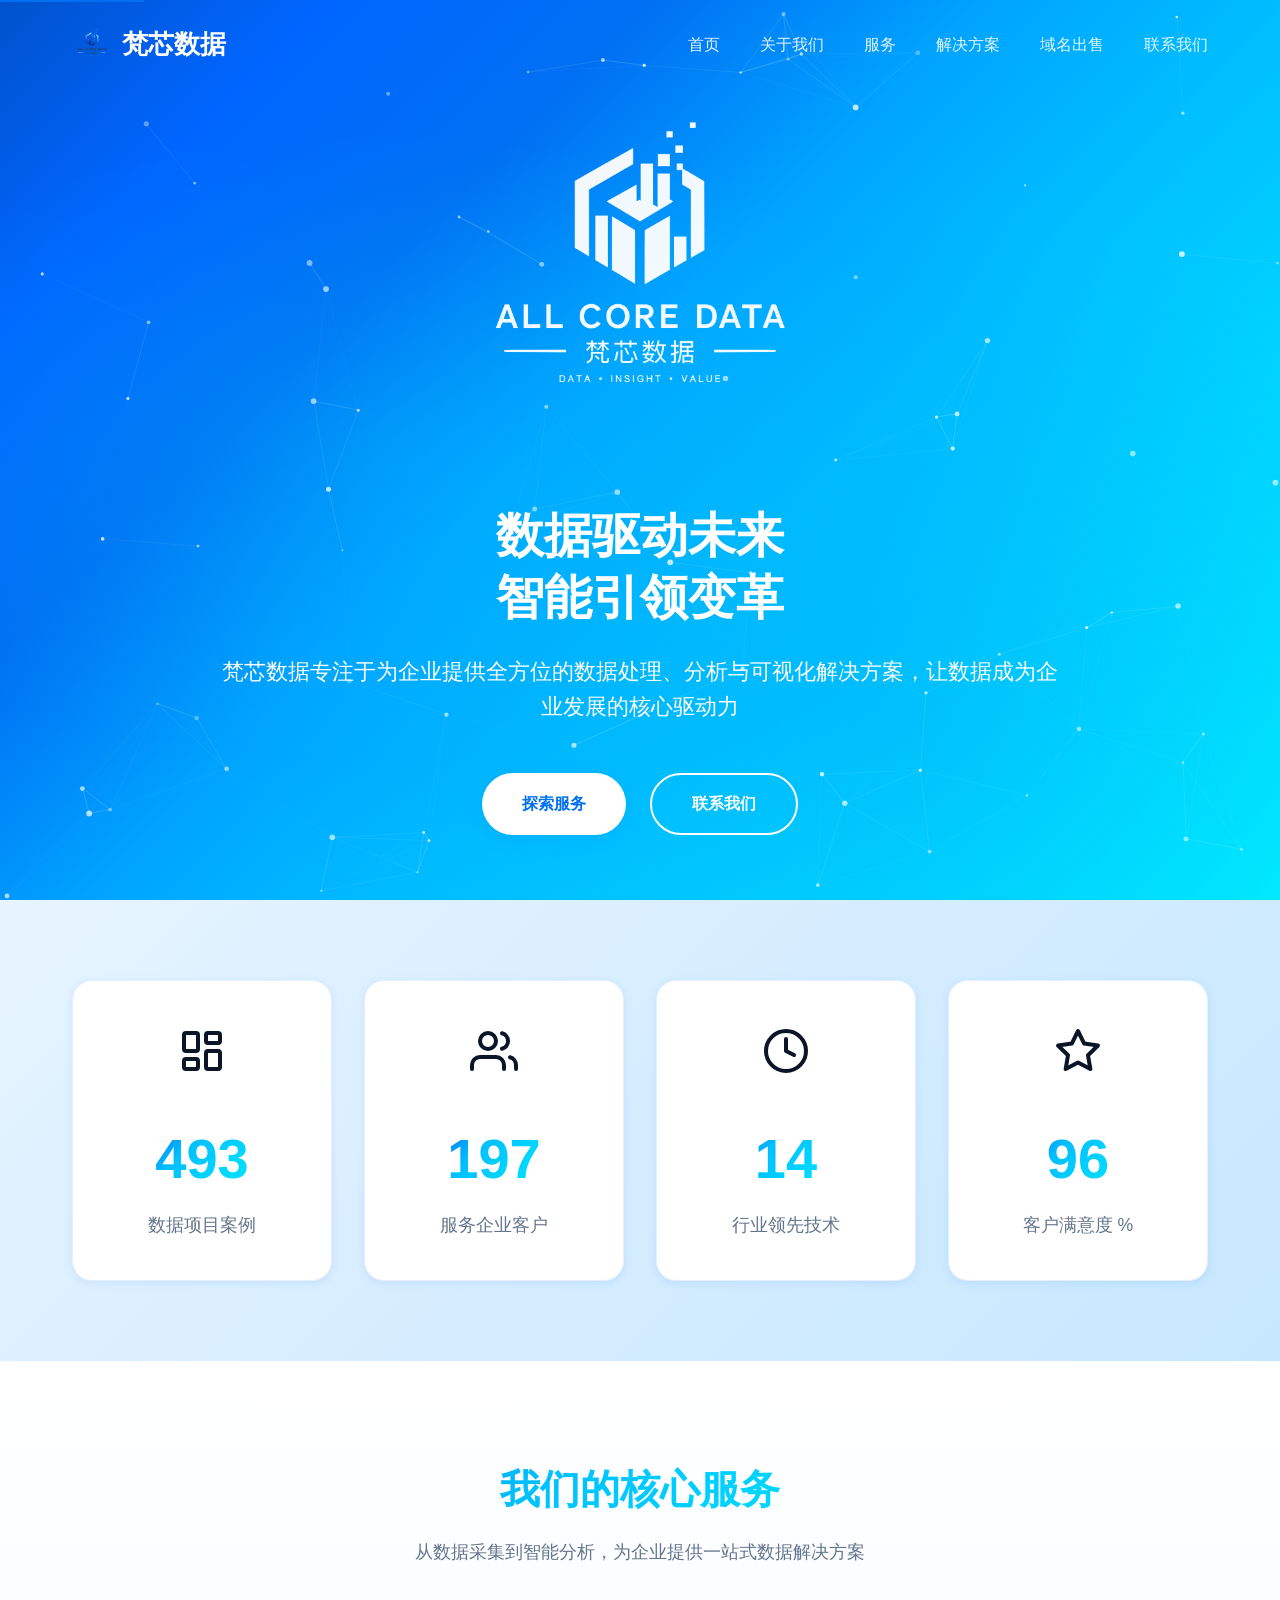
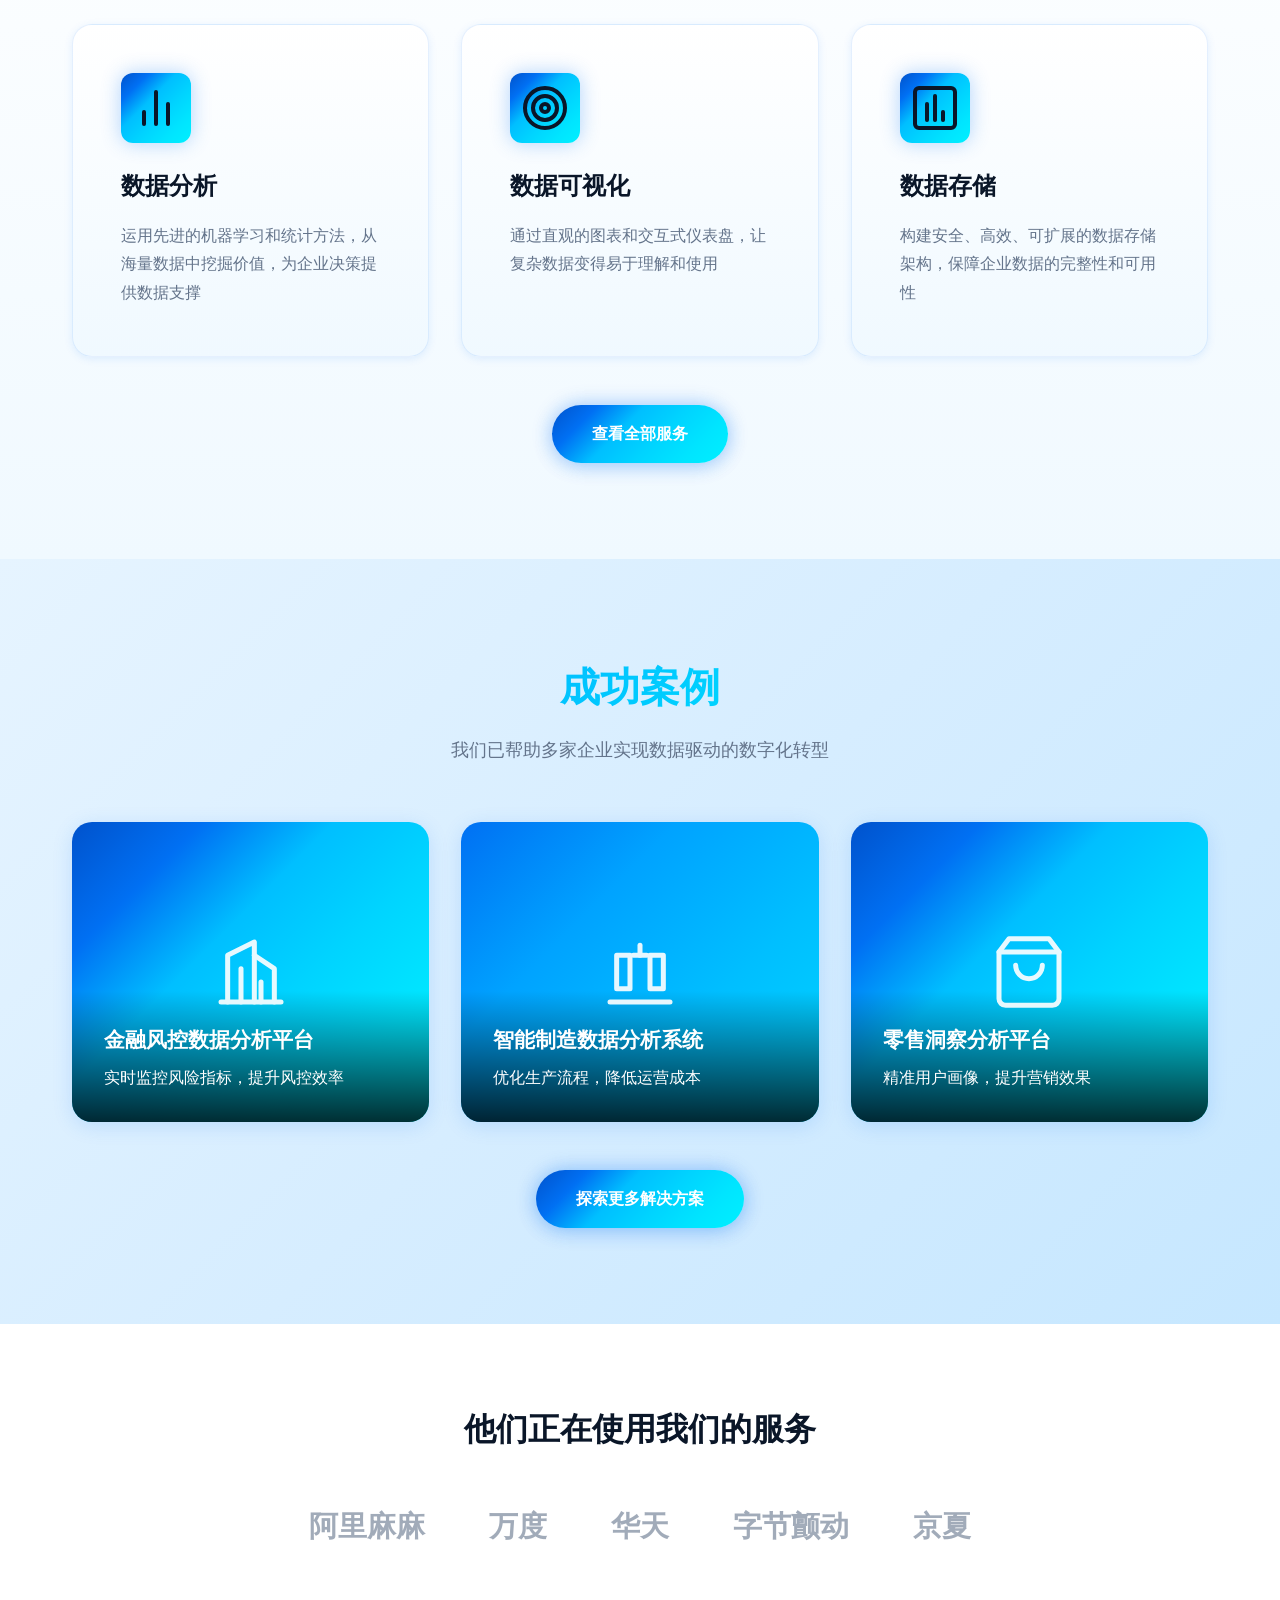
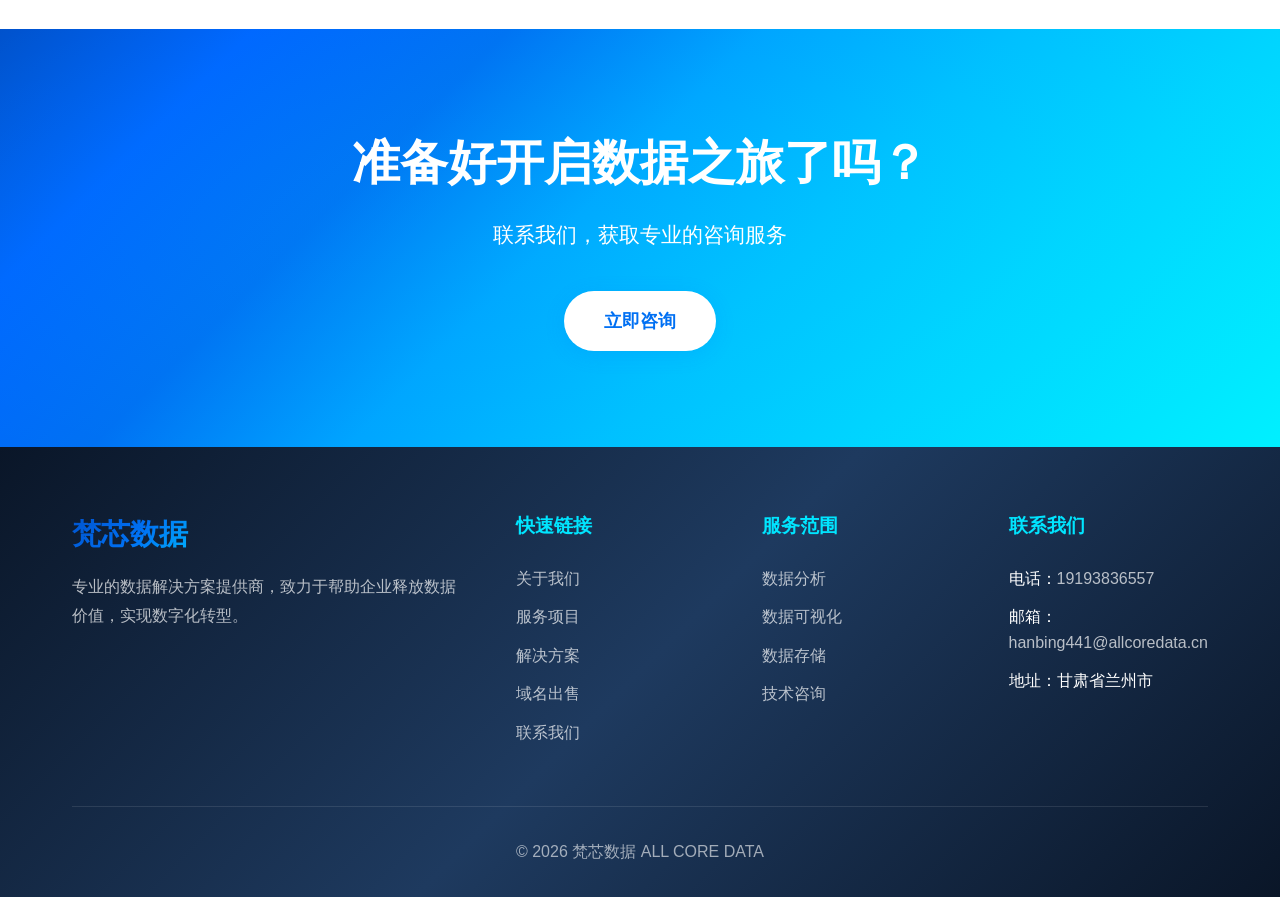
<file: index.html>
<!DOCTYPE html>
<html lang="zh-CN">
<head>
    <meta charset="UTF-8">
    <meta name="viewport" content="width=device-width, initial-scale=1.0">
    <meta http-equiv="X-UA-Compatible" content="IE=edge">
    
    <!-- SEO Meta Tags -->
    <meta name="description" content="梵芯数据(AllCoreData) - 专业的数据处理和分析解决方案提供商，帮助企业释放数据价值，实现数字化转型。提供数据分析、数据可视化、数据存储等全方位服务。">
    <meta name="keywords" content="数据分析, 数据可视化, 数据存储, 数据智能, 企业数字化转型, 商业智能, BI系统, 数据仓库, AI数据分析">
    <meta name="author" content="梵芯数据">
    <meta name="robots" content="index, follow">
    <link rel="canonical" href="https://www.allcoredata.com/index.html">
    
    <!-- Open Graph / Facebook -->
    <meta property="og:type" content="website">
    <meta property="og:url" content="https://www.allcoredata.com/index.html">
    <meta property="og:title" content="梵芯数据 AllCoreData - 数据驱动未来">
    <meta property="og:description" content="专业的数据处理和分析解决方案提供商，帮助企业释放数据价值，实现数字化转型">
    <meta property="og:image" content="https://www.allcoredata.com/og-image.jpg">
    <meta property="og:locale" content="zh_CN">
    <meta property="og:site_name" content="梵芯数据">
    
    <!-- Twitter Card -->
    <meta name="twitter:card" content="summary_large_image">
    <meta name="twitter:url" content="https://www.allcoredata.com/index.html">
    <meta name="twitter:title" content="梵芯数据 AllCoreData - 数据驱动未来">
    <meta name="twitter:description" content="专业的数据处理和分析解决方案提供商，帮助企业释放数据价值">
    <meta name="twitter:image" content="https://www.allcoredata.com/og-image.jpg">
    
    <!-- Favicon -->
    <link rel="icon" type="image/png" sizes="32x32" href="favicon-32x32.png">
    <link rel="icon" type="image/png" sizes="16x16" href="favicon-16x16.png">
    <link rel="apple-touch-icon" sizes="180x180" href="apple-touch-icon.png">
    <meta name="theme-color" content="#0070F3">
    <meta name="msapplication-TileColor" content="#0070F3">
    
    <title>梵芯数据 | ALL CORE DATA</title>
    
    <!-- PWA Manifest -->
    <link rel="manifest" href="manifest.json">
    
    <!-- Preconnect for Performance -->
    <link rel="preconnect" href="https://fonts.googleapis.com">
    <link rel="preconnect" href="https://fonts.gstatic.com" crossorigin>
    <link rel="dns-prefetch" href="https://fonts.googleapis.com">
    
    <!-- Critical CSS Inline -->
    <style>
        :root {
            --primary: #0070F3;
            --primary-light: #00BFFF;
            --primary-dark: #0052CC;
            --secondary: #00D4FF;
            --secondary-light: #00E5FF;
            --accent: #00F0FF;
            --accent-glow: #00FFFF;
            --white: #ffffff;
            --bg-light: #F0F9FF;
            --bg-soft: #F8FAFC;
            --bg-gradient: linear-gradient(135deg, #E6F4FF 0%, #D6EDFF 50%, #C6E7FF 100%);
            --text-dark: #0A1628;
            --text-gray: #64748B;
            --text-light: #94A3B8;
            --gradient: linear-gradient(135deg, #0052CC 0%, #0070F3 20%, #00BFFF 40%, #00D4FF 60%, #00E5FF 80%, #00F0FF 100%);
            --gradient-soft: linear-gradient(135deg, #0070F3 0%, #00A3FF 33%, #00BFFF 66%, #00D4FF 100%);
            --gradient-light: linear-gradient(135deg, #E6F4FF 0%, #B3E0FF 50%, #80D4FF 100%);
            --gradient-hero: linear-gradient(135deg, #0052CC 0%, #0066FF 15%, #0070F3 30%, #00A3FF 45%, #00BFFF 60%, #00D4FF 75%, #00E5FF 90%, #00F0FF 100%);
            --gradient-dark: linear-gradient(135deg, #0A1628 0%, #1E3A5F 50%, #0A1628 100%);
            --gradient-card: linear-gradient(180deg, #ffffff 0%, #F0F9FF 100%);
            --shadow-sm: 0 2px 8px rgba(0, 112, 243, 0.1);
            --shadow-md: 0 4px 20px rgba(0, 112, 243, 0.15);
            --shadow-lg: 0 8px 40px rgba(0, 112, 243, 0.2);
            --shadow-xl: 0 12px 60px rgba(0, 112, 243, 0.25);
            --glow-primary: 0 0 20px rgba(0, 112, 243, 0.3);
            --glow-accent: 0 0 30px rgba(0, 240, 255, 0.4);
            --radius-sm: 8px;
            --radius-md: 12px;
            --radius-lg: 20px;
            --radius-xl: 30px;
            --radius-full: 50px;
            --transition-fast: 0.2s ease;
            --transition-base: 0.3s ease;
            --transition-slow: 0.5s ease;
            --font-sans: 'Noto Sans SC', -apple-system, BlinkMacSystemFont, 'Segoe UI', sans-serif;
            --font-display: 'Orbitron', 'Noto Sans SC', sans-serif;
        }
        
        /* Dark Mode Variables */
        [data-theme="dark"] {
            --primary: #00BFFF;
            --primary-light: #00D4FF;
            --primary-dark: #0070F3;
            --secondary: #00E5FF;
            --secondary-light: #00F0FF;
            --accent: #00FFFF;
            --accent-glow: #00F0FF;
            --white: #0A1628;
            --bg-light: #1E3A5F;
            --bg-soft: #0A1628;
            --bg-gradient: linear-gradient(135deg, #1E3A5F 0%, #0A1628 50%, #1E3A5F 100%);
            --text-dark: #F8FAFC;
            --text-gray: #CBD5E1;
            --text-light: #94A3B8;
            --gradient-dark: linear-gradient(135deg, #F8FAFC 0%, #CBD5E1 50%, #F8FAFC 100%);
            --gradient-card: linear-gradient(180deg, #1E3A5F 0%, #0A1628 100%);
            --shadow-sm: 0 2px 8px rgba(0, 0, 0, 0.3);
            --shadow-md: 0 4px 20px rgba(0, 0, 0, 0.4);
            --shadow-lg: 0 8px 40px rgba(0, 0, 0, 0.5);
            --shadow-xl: 0 12px 60px rgba(0, 0, 0, 0.6);
        }
        
        /* Critical CSS to prevent FOUC */
        body {
            margin: 0;
            font-family: var(--font-sans);
            background: var(--white);
            color: var(--text-dark);
        }
        
        .loading-screen {
            position: fixed;
            top: 0;
            left: 0;
            width: 100%;
            height: 100%;
            background: var(--gradient-hero);
            display: flex;
            align-items: center;
            justify-content: center;
            z-index: 9999;
            transition: opacity 0.5s ease, visibility 0.5s ease;
        }
        
        .loading-screen.hidden {
            opacity: 0;
            visibility: hidden;
        }
        
        .loading-spinner {
            width: 60px;
            height: 60px;
            border: 4px solid rgba(255, 255, 255, 0.3);
            border-top-color: white;
            border-radius: 50%;
            animation: spin 1s linear infinite;
        }
        
        @keyframes spin {
            to { transform: rotate(360deg); }
        }
    </style>
    
    <link rel="stylesheet" href="css/styles.css">
    
    <!-- Structured Data (JSON-LD) -->
    <script type="application/ld+json">
    {
        "@context": "https://schema.org",
        "@type": "Organization",
        "name": "梵芯数据",
        "alternateName": "AllCoreData",
        "url": "https://www.allcoredata.com",
        "logo": "https://www.allcoredata.com/logo.png",
        "description": "专业的数据处理和分析解决方案提供商，帮助企业释放数据价值，实现数字化转型",
        "foundingDate": "2026-07",
        "founder": {
            "@type": "Person",
            "name": "张明远"
        },
        "contactPoint": {
            "@type": "ContactPoint",
            "telephone": "400-888-8888",
            "email": "info@allcoredata.com",
            "contactType": "customer service",
            "areaServed": "CN",
            "availableLanguage": "Chinese"
        },
        "address": {
            "@type": "PostalAddress",
            "streetAddress": "朝阳区科技园区A座12层",
            "addressLocality": "北京市",
            "addressCountry": "CN"
        },
        "sameAs": [
            "https://feishu.cn/allcoredata"
        ]
    }
    </script>
    
    <!-- Service Worker Registration -->
    <script>
        if ('serviceWorker' in navigator) {
            window.addEventListener('load', () => {
                navigator.serviceWorker.register('/sw.js')
                    .then(reg => console.log('Service Worker registered'))
                    .catch(err => console.log('Service Worker registration failed:', err));
            });
        }
    </script>
</head>
<body>
    <!-- Loading Screen -->
    <div class="loading-screen" id="loadingScreen">
        <div class="loading-spinner"></div>
    </div>
    
    <!-- Skip Link for Accessibility -->
    <a href="#main-content" class="skip-link">跳转到主要内容</a>
    
    <main id="main-content">
    
    <nav class="navbar" id="navbar" role="navigation" aria-label="主导航">
        <div class="container">
            <a href="index.html" class="logo" aria-label="梵芯数据 - 返回首页">
                <img src="logo.png" alt="梵芯数据Logo" style="height: 40px; margin-right: 10px; vertical-align: middle;" width="40" height="40" loading="eager">
                <span>梵芯数据</span>
            </a>
            <ul class="nav-links" id="navLinks" role="menubar">
                <li role="none"><a href="index.html" role="menuitem" aria-current="page">首页</a></li>
                <li role="none"><a href="about.html" role="menuitem">关于我们</a></li>
                <li role="none"><a href="services.html" role="menuitem">服务</a></li>
                <li role="none"><a href="solutions.html" role="menuitem">解决方案</a></li>
                <li role="none"><a href="domains.html" role="menuitem">域名出售</a></li>
                <li role="none"><a href="contact.html" role="menuitem">联系我们</a></li>
            </ul>
            <button class="menu-toggle" id="menuToggle" aria-label="切换移动端菜单" aria-expanded="false" aria-controls="navLinks">
                <span></span>
                <span></span>
                <span></span>
            </button>
        </div>
    </nav>

    <section class="hero" id="home" aria-label="网站主横幅">
        <canvas id="particles-canvas" aria-hidden="true"></canvas>
        <div class="hero-bg" aria-hidden="true"></div>
        <div class="hero-content">
            <div class="hero-logo">
                <img src="logo.png" alt="梵芯数据Logo" class="hero-logo-img">
            </div>
            <h1>数据驱动未来<br>智能引领变革</h1>
            <p>梵芯数据专注于为企业提供全方位的数据处理、分析与可视化解决方案，让数据成为企业发展的核心驱动力</p>
            <div class="hero-buttons">
                <a href="services.html" class="btn btn-white">探索服务</a>
                <a href="contact.html" class="btn btn-outline-white">联系我们</a>
            </div>
        </div>
    </section>

    <section class="stats" aria-label="核心数据">
        <div class="container">
            <div class="stats-grid">
                <article class="stat-card reveal">
                    <div class="stat-icon" aria-hidden="true">
                        <svg width="48" height="48" viewBox="0 0 24 24" fill="none" stroke="currentColor" stroke-width="2" stroke-linecap="round" stroke-linejoin="round">
                            <rect x="3" y="3" width="7" height="9" rx="1"/>
                            <rect x="14" y="3" width="7" height="5" rx="1"/>
                            <rect x="14" y="12" width="7" height="9" rx="1"/>
                            <rect x="3" y="16" width="7" height="5" rx="1"/>
                        </svg>
                    </div>
                    <div class="stat-number" data-count="500" aria-label="500个数据项目案例">0</div>
                    <div class="stat-label">数据项目案例</div>
                </article>
                <article class="stat-card reveal">
                    <div class="stat-icon" aria-hidden="true">
                        <svg width="48" height="48" viewBox="0 0 24 24" fill="none" stroke="currentColor" stroke-width="2" stroke-linecap="round" stroke-linejoin="round">
                            <path d="M17 21v-2a4 4 0 0 0-4-4H5a4 4 0 0 0-4 4v2"/>
                            <circle cx="9" cy="7" r="4"/>
                            <path d="M23 21v-2a4 4 0 0 0-3-3.87"/>
                            <path d="M16 3.13a4 4 0 0 1 0 7.75"/>
                        </svg>
                    </div>
                    <div class="stat-number" data-count="200" aria-label="200家服务企业客户">0</div>
                    <div class="stat-label">服务企业客户</div>
                </article>
                <article class="stat-card reveal">
                    <div class="stat-icon" aria-hidden="true">
                        <svg width="48" height="48" viewBox="0 0 24 24" fill="none" stroke="currentColor" stroke-width="2" stroke-linecap="round" stroke-linejoin="round">
                            <circle cx="12" cy="12" r="10"/>
                            <polyline points="12 6 12 12 16 14"/>
                        </svg>
                    </div>
                    <div class="stat-number" data-count="15" aria-label="15项行业领先技术">0</div>
                    <div class="stat-label">行业领先技术</div>
                </article>
                <article class="stat-card reveal">
                    <div class="stat-icon" aria-hidden="true">
                        <svg width="48" height="48" viewBox="0 0 24 24" fill="none" stroke="currentColor" stroke-width="2" stroke-linecap="round" stroke-linejoin="round">
                            <polygon points="12 2 15.09 8.26 22 9.27 17 14.14 18.18 21.02 12 17.77 5.82 21.02 7 14.14 2 9.27 8.91 8.26 12 2"/>
                        </svg>
                    </div>
                    <div class="stat-number" data-count="98" data-float="true" aria-label="98%客户满意度">0</div>
                    <div class="stat-label">客户满意度 %</div>
                </article>
            </div>
        </div>
    </section>

    <section class="services-preview section" aria-labelledby="services-title">
        <div class="container">
            <h2 class="section-title reveal" id="services-title">我们的核心服务</h2>
            <p class="section-subtitle reveal">从数据采集到智能分析，为企业提供一站式数据解决方案</p>
            <div class="services-grid">
                <article class="service-card reveal">
                    <div class="service-icon" aria-hidden="true">
                        <svg width="48" height="48" viewBox="0 0 24 24" fill="none" stroke="currentColor" stroke-width="2" stroke-linecap="round" stroke-linejoin="round">
                            <line x1="18" y1="20" x2="18" y2="10"/>
                            <line x1="12" y1="20" x2="12" y2="4"/>
                            <line x1="6" y1="20" x2="6" y2="14"/>
                        </svg>
                    </div>
                    <h3>数据分析</h3>
                    <p>运用先进的机器学习和统计方法，从海量数据中挖掘价值，为企业决策提供数据支撑</p>
                </article>
                <article class="service-card reveal">
                    <div class="service-icon" aria-hidden="true">
                        <svg width="48" height="48" viewBox="0 0 24 24" fill="none" stroke="currentColor" stroke-width="2" stroke-linecap="round" stroke-linejoin="round">
                            <circle cx="12" cy="12" r="10"/>
                            <circle cx="12" cy="12" r="6"/>
                            <circle cx="12" cy="12" r="2"/>
                        </svg>
                    </div>
                    <h3>数据可视化</h3>
                    <p>通过直观的图表和交互式仪表盘，让复杂数据变得易于理解和使用</p>
                </article>
                <article class="service-card reveal">
                    <div class="service-icon" aria-hidden="true">
                        <svg width="48" height="48" viewBox="0 0 24 24" fill="none" stroke="currentColor" stroke-width="2" stroke-linecap="round" stroke-linejoin="round">
                            <rect x="2" y="2" width="20" height="20" rx="2" ry="2"/>
                            <line x1="8" y1="18" x2="8" y2="10"/>
                            <line x1="12" y1="18" x2="12" y2="6"/>
                            <line x1="16" y1="18" x2="16" y2="14"/>
                        </svg>
                    </div>
                    <h3>数据存储</h3>
                    <p>构建安全、高效、可扩展的数据存储架构，保障企业数据的完整性和可用性</p>
                </article>
            </div>
            <div style="text-align: center; margin-top: 3rem;">
                <a href="services.html" class="btn btn-primary reveal">查看全部服务</a>
            </div>
        </div>
    </section>

    <section class="cases-preview section" aria-labelledby="cases-title">
        <div class="container">
            <h2 class="section-title reveal" id="cases-title">成功案例</h2>
            <p class="section-subtitle reveal">我们已帮助多家企业实现数据驱动的数字化转型</p>
            <div class="cases-grid">
                <article class="case-card reveal">
                    <div style="background: var(--gradient); width: 100%; height: 100%; display: flex; align-items: center; justify-content: center; color: white; position: relative; overflow: hidden;">
                        <svg width="80" height="80" viewBox="0 0 24 24" fill="none" stroke="currentColor" stroke-width="1.5" stroke-linecap="round" stroke-linejoin="round" style="z-index: 1; opacity: 0.9;" aria-hidden="true">
                            <path d="M3 21h18"/>
                            <path d="M5 21V7l8-4v18"/>
                            <path d="M19 21V11l-6-4"/>
                            <path d="M9 21V11"/>
                            <path d="M15 21v-6"/>
                        </svg>
                    </div>
                    <div class="case-overlay">
                        <h3>金融风控数据分析平台</h3>
                        <p>实时监控风险指标，提升风控效率</p>
                    </div>
                </article>
                <article class="case-card reveal">
                    <div style="background: var(--gradient-soft); width: 100%; height: 100%; display: flex; align-items: center; justify-content: center; color: white; position: relative; overflow: hidden;">
                        <svg width="80" height="80" viewBox="0 0 24 24" fill="none" stroke="currentColor" stroke-width="1.5" stroke-linecap="round" stroke-linejoin="round" style="z-index: 1; opacity: 0.9;" aria-hidden="true">
                            <path d="M3 21h18"/>
                            <rect x="5" y="7" width="4" height="10"/>
                            <rect x="15" y="7" width="4" height="10"/>
                            <path d="M10 7h4"/>
                            <path d="M12 4v3"/>
                        </svg>
                    </div>
                    <div class="case-overlay">
                        <h3>智能制造数据分析系统</h3>
                        <p>优化生产流程，降低运营成本</p>
                    </div>
                </article>
                <article class="case-card reveal">
                    <div style="background: var(--gradient); width: 100%; height: 100%; display: flex; align-items: center; justify-content: center; color: white; position: relative; overflow: hidden;">
                        <svg width="80" height="80" viewBox="0 0 24 24" fill="none" stroke="currentColor" stroke-width="1.5" stroke-linecap="round" stroke-linejoin="round" style="z-index: 1; opacity: 0.9;" aria-hidden="true">
                            <path d="M6 2L3 6v14a2 2 0 0 0 2 2h14a2 2 0 0 0 2-2V6l-3-4z"/>
                            <line x1="3" y1="6" x2="21" y2="6"/>
                            <path d="M16 10a4 4 0 0 1-8 0"/>
                        </svg>
                    </div>
                    <div class="case-overlay">
                        <h3>零售洞察分析平台</h3>
                        <p>精准用户画像，提升营销效果</p>
                    </div>
                </article>
            </div>
            <div style="text-align: center; margin-top: 3rem;">
                <a href="solutions.html" class="btn btn-primary reveal">探索更多解决方案</a>
            </div>
        </div>
    </section>

    <section class="partners section" aria-labelledby="partners-title">
        <div class="container">
            <h2 id="partners-title" class="reveal">他们正在使用我们的服务</h2>
            <div class="partners-grid reveal">
                <div class="partner-logo" aria-label="阿里麻麻">阿里麻麻</div>
                <div class="partner-logo" aria-label="万度">万度</div>
                <div class="partner-logo" aria-label="华天">华天</div>
                <div class="partner-logo" aria-label="字节颤动">字节颤动</div>
                <div class="partner-logo" aria-label="京夏">京夏</div>
            </div>
        </div>
    </section>

    <section class="cta section" aria-label="行动号召">
        <div class="container">
            <h2 class="reveal">准备好开启数据之旅了吗？</h2>
            <p class="reveal">联系我们，获取专业的咨询服务</p>
            <a href="contact.html" class="btn btn-white reveal">立即咨询</a>
        </div>
    </section>
    
    </main> <!-- End main content -->
    
    <footer role="contentinfo">
        <div class="container">
            <div class="footer-grid">
                <div class="footer-brand">
                    <h3>梵芯数据</h3>
                    <p>专业的数据解决方案提供商，致力于帮助企业释放数据价值，实现数字化转型。</p>
                </div>
                <nav class="footer-links" aria-label="快速链接">
                    <h4>快速链接</h4>
                    <ul>
                        <li><a href="about.html">关于我们</a></li>
                        <li><a href="services.html">服务项目</a></li>
                        <li><a href="solutions.html">解决方案</a></li>
                        <li><a href="domains.html">域名出售</a></li>
                        <li><a href="contact.html">联系我们</a></li>
                    </ul>
                </nav>
                <div class="footer-links">
                    <h4>服务范围</h4>
                    <ul>
                        <li><a href="services.html">数据分析</a></li>
                        <li><a href="services.html">数据可视化</a></li>
                        <li><a href="services.html">数据存储</a></li>
                        <li><a href="services.html">技术咨询</a></li>
                    </ul>
                </div>
                <div class="footer-links">
                    <h4>联系我们</h4>
                    <ul>
                        <li>电话：<a href="tel:19193836557">19193836557</a></li>
                        <li>邮箱：<a href="mailto:hanbing441@allcoredata.cn">hanbing441@allcoredata.cn</a></li>
                        <li>地址：甘肃省兰州市</li>
                    </ul>
                </div>
            </div>
            <div class="footer-bottom">
                <p>&copy; 2026 梵芯数据 ALL CORE DATA</p>
            </div>
        </div>
    </footer>

    <!-- Defer non-critical scripts -->
    <script src="js/particles.js" defer></script>
    <script src="js/main.js" defer></script>
    
    <!-- Performance monitoring -->
    <script>
        window.addEventListener('load', () => {
            setTimeout(() => {
                const loadingScreen = document.getElementById('loadingScreen');
                if (loadingScreen) {
                    loadingScreen.classList.add('hidden');
                }
                
                // Performance monitoring
                if (window.performance && window.performance.timing) {
                    const perfData = window.performance.timing;
                    const pageLoadTime = perfData.loadEventEnd - perfData.navigationStart;
                    console.log('页面加载时间:', pageLoadTime + 'ms');
                }
            }, 500);
        });
    </script>
</body>
</html>
</file>
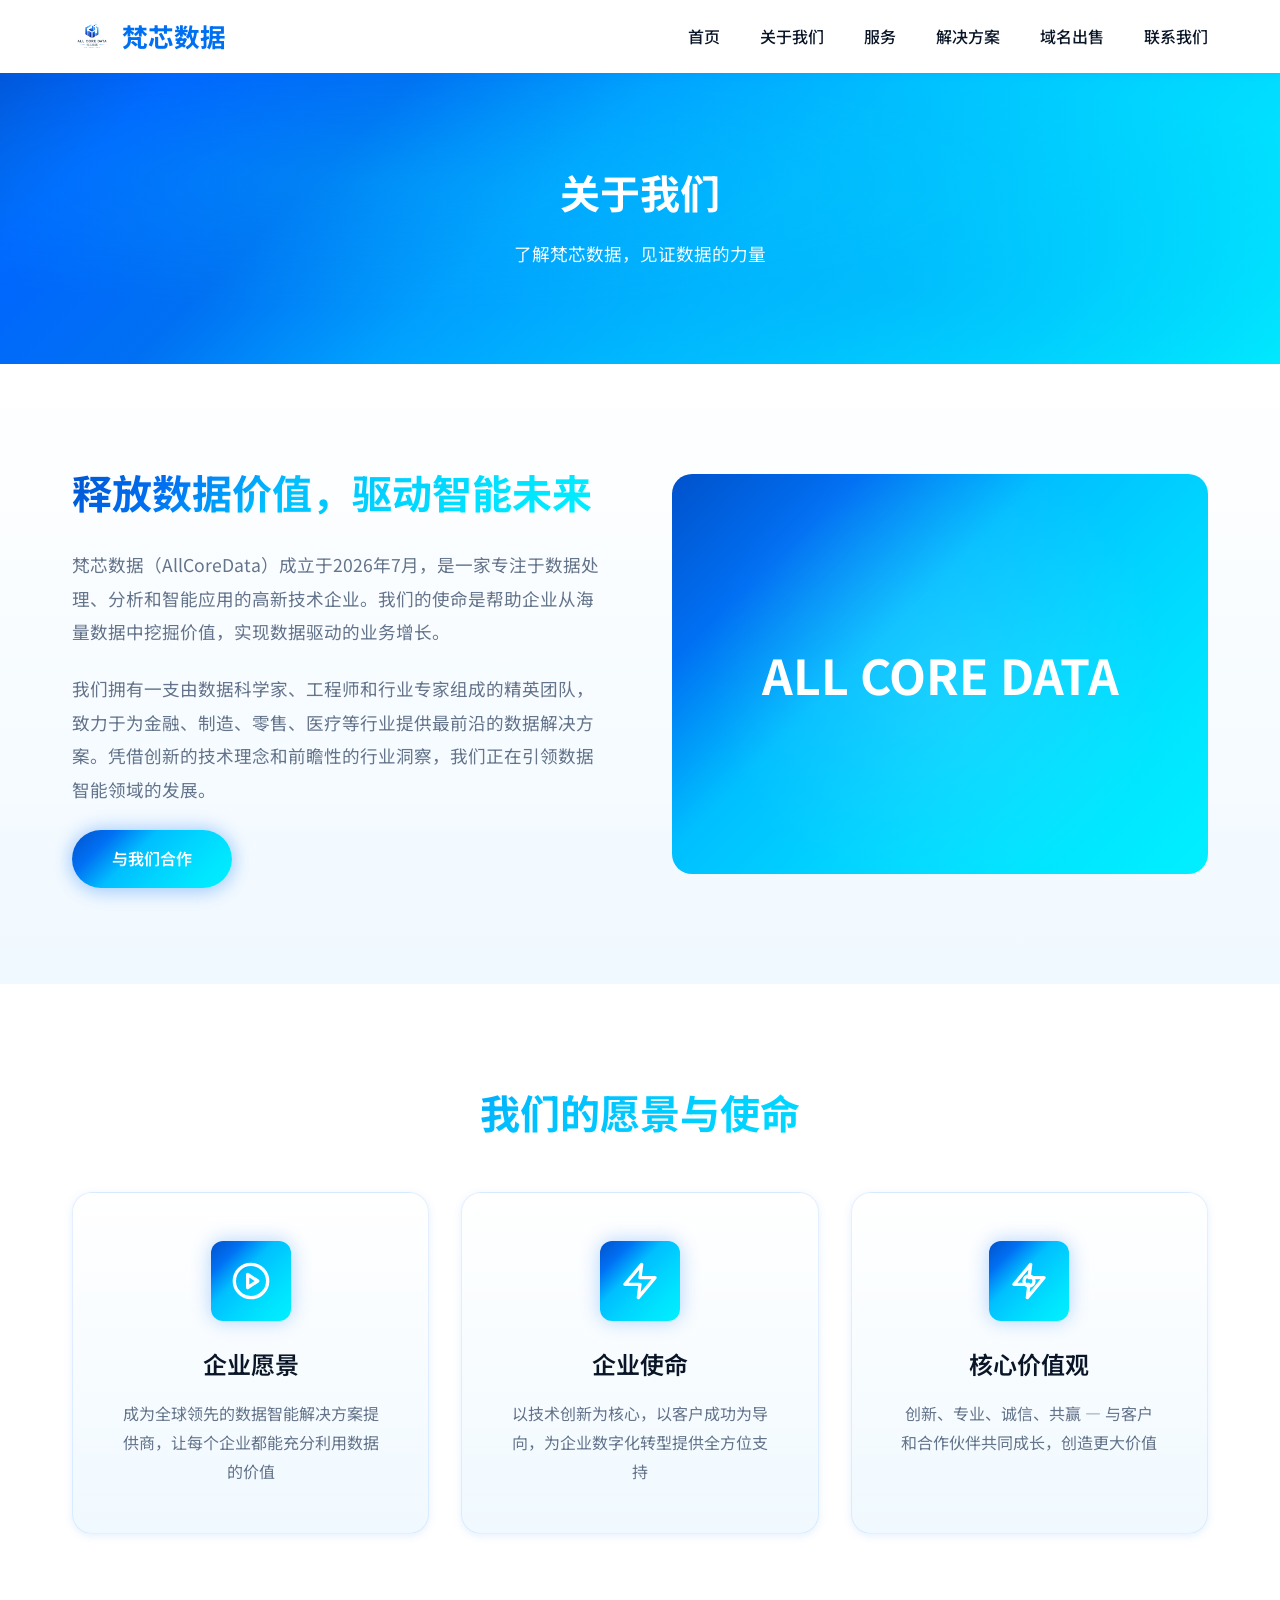
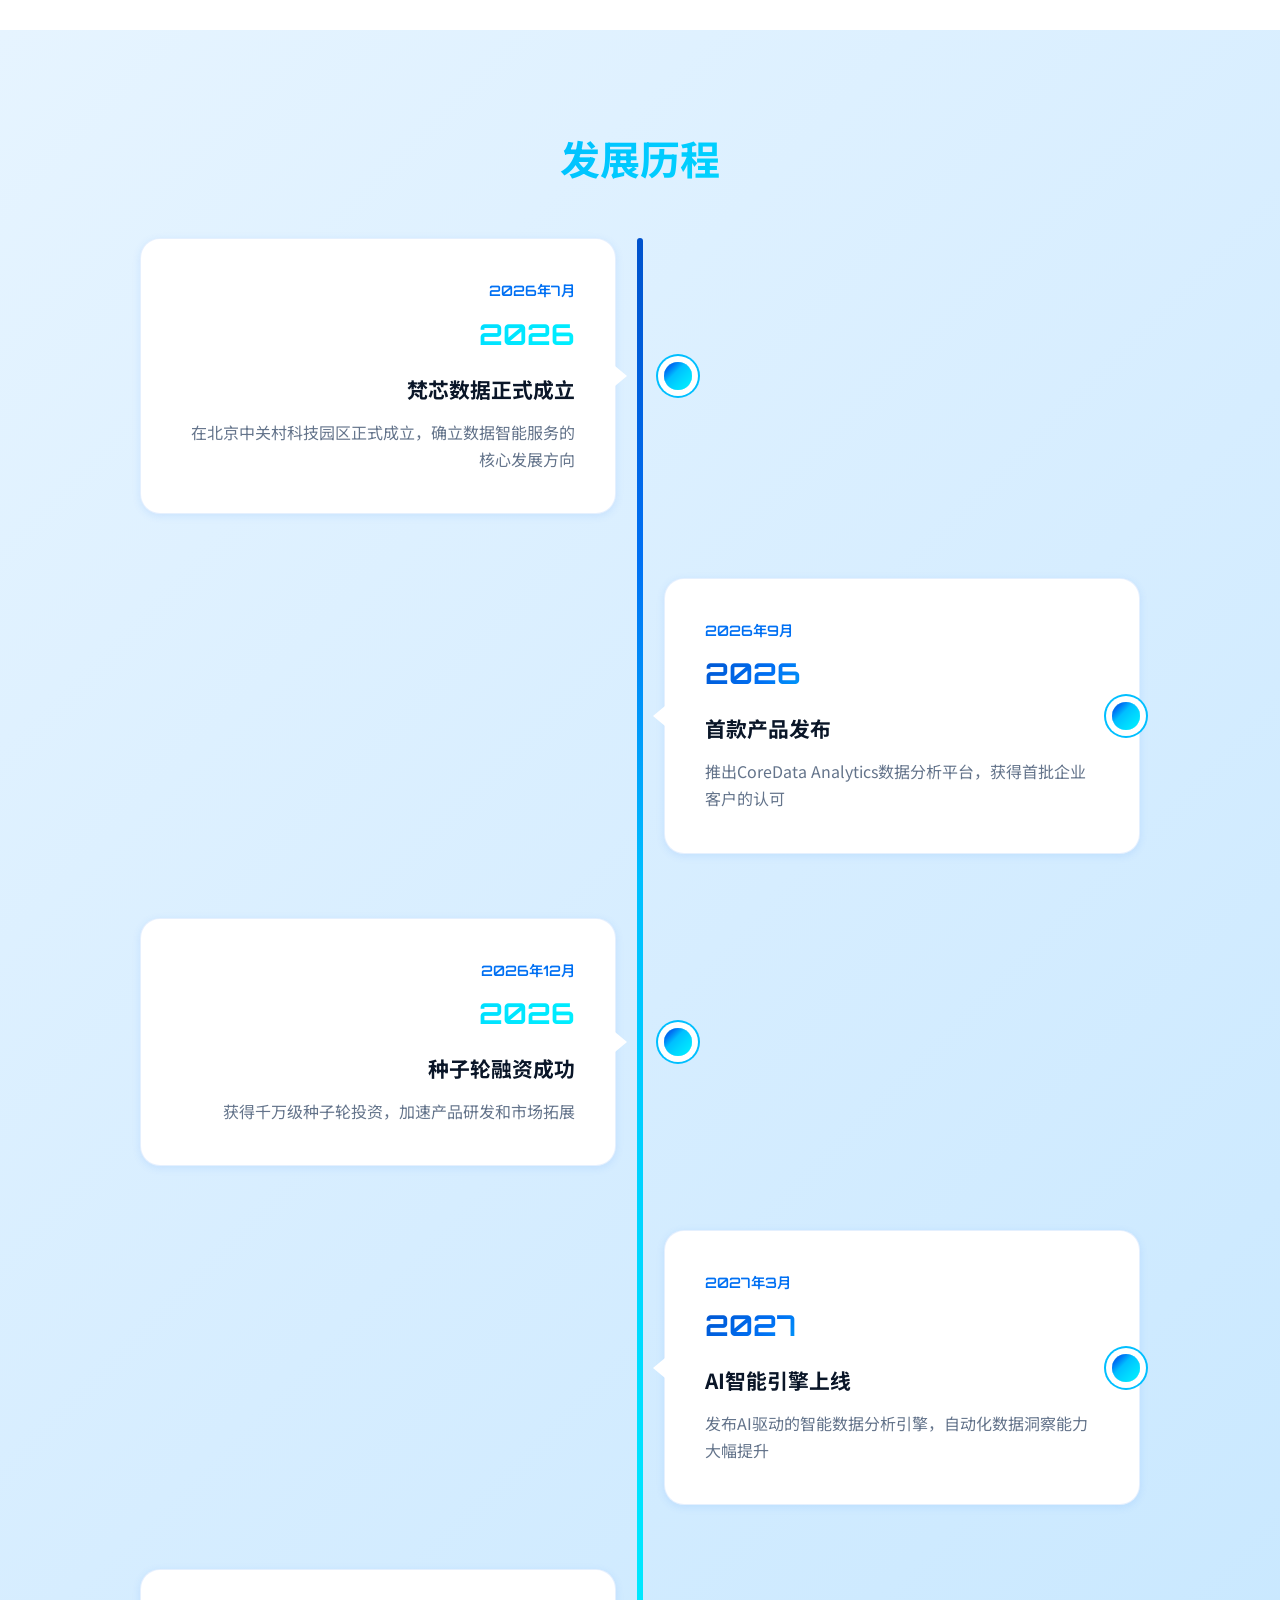
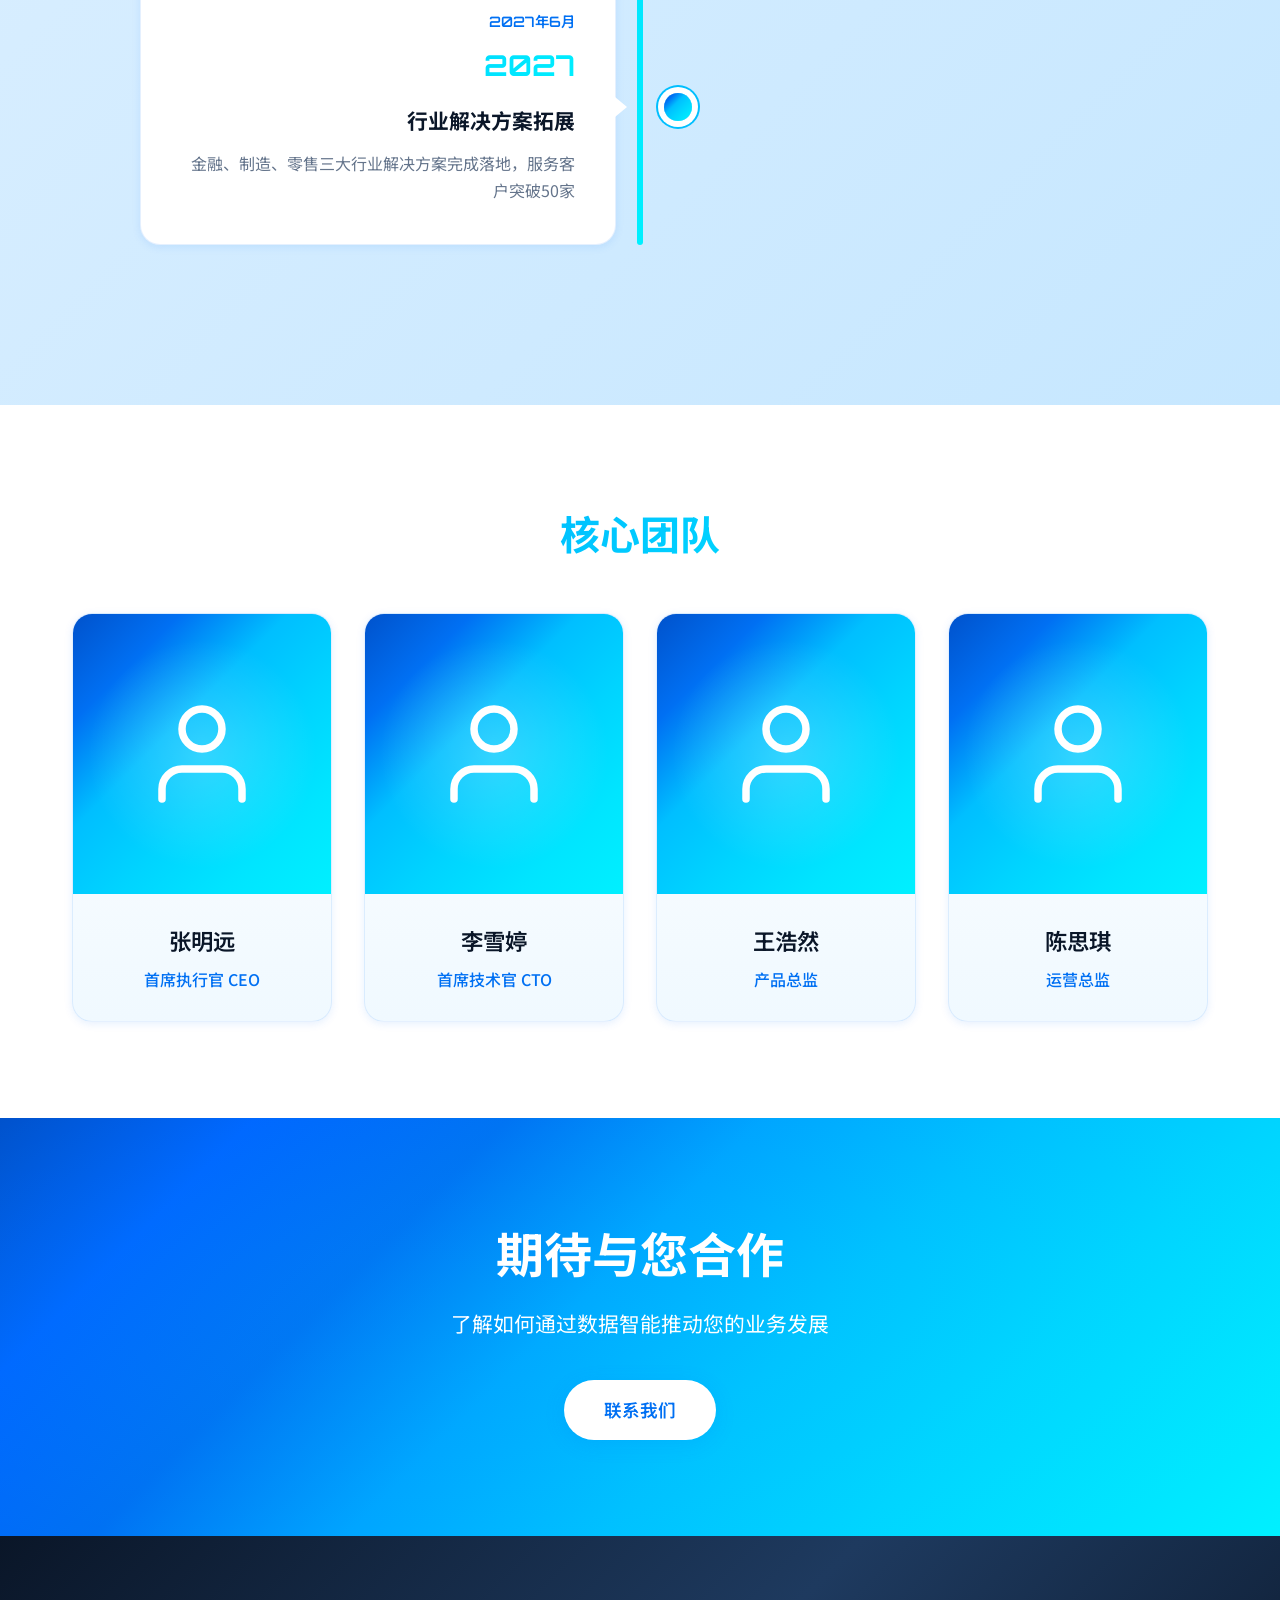
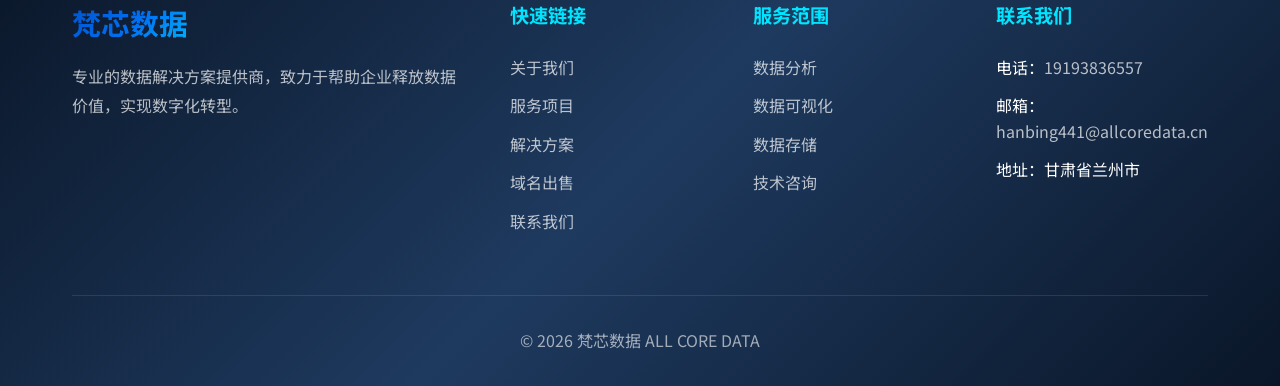
<file: about.html>
<!DOCTYPE html>
<html lang="zh-CN">
<head>
    <meta charset="UTF-8">
    <meta name="viewport" content="width=device-width, initial-scale=1.0">
    <meta name="description" content="了解梵芯数据的公司介绍、发展历程、核心团队和企业文化">
    <title>关于我们 - 梵芯数据 AllCoreData</title>
    <link rel="preconnect" href="https://fonts.googleapis.com">
    <link rel="preconnect" href="https://fonts.gstatic.com" crossorigin>
    <link href="https://fonts.googleapis.com/css2?family=Noto+Sans+SC:wght@400;500;600;700&family=Orbitron:wght@500;700&display=swap" rel="stylesheet">
    <link rel="stylesheet" href="css/styles.css">
    <style>
        .page-header {
            background: var(--gradient-hero);
            padding: 10rem 0 6rem;
            color: var(--white);
            text-align: center;
            position: relative;
            overflow: hidden;
        }
        
        .page-header::before {
            content: '';
            position: absolute;
            top: 0;
            left: 0;
            width: 100%;
            height: 100%;
            background: radial-gradient(ellipse at 30% 50%, rgba(0, 240, 255, 0.15) 0%, transparent 50%),
                        radial-gradient(ellipse at 70% 80%, rgba(0, 112, 243, 0.2) 0%, transparent 50%);
        }
        
        .page-header h1 {
            font-size: 2.5rem;
            font-weight: 700;
            margin-bottom: 1rem;
            position: relative;
            z-index: 1;
        }
        
        .page-header p {
            font-size: 1.1rem;
            opacity: 0.95;
            position: relative;
            z-index: 1;
        }
        
        .about-intro {
            padding: 6rem 0;
            background: linear-gradient(180deg, var(--white) 0%, var(--bg-light) 100%);
        }
        
        .intro-grid {
            display: grid;
            grid-template-columns: 1fr 1fr;
            gap: 4rem;
            align-items: center;
        }
        
        .intro-content h2 {
            font-size: 2.5rem;
            font-weight: 700;
            margin-bottom: 1.5rem;
            background: var(--gradient);
            -webkit-background-clip: text;
            -webkit-text-fill-color: transparent;
            background-clip: text;
        }
        
        .intro-content p {
            font-size: 1.1rem;
            color: var(--text-gray);
            line-height: 1.9;
            margin-bottom: 1.5rem;
        }
        
        .intro-image {
            background: var(--gradient);
            height: 400px;
            border-radius: var(--radius-lg);
            display: flex;
            align-items: center;
            justify-content: center;
            color: white;
            font-size: 3rem;
            font-weight: 700;
            position: relative;
            overflow: hidden;
        }
        
        .intro-image::before {
            content: '';
            position: absolute;
            top: 0;
            left: 0;
            right: 0;
            bottom: 0;
            background: radial-gradient(circle, rgba(255,255,255,0.1) 0%, transparent 70%);
        }
        
        .mission-section {
            background: var(--white);
            padding: 6rem 0;
        }
        
        .mission-grid {
            display: grid;
            grid-template-columns: repeat(3, 1fr);
            gap: 2rem;
            margin-top: 3rem;
        }
        
        .mission-card {
            background: var(--gradient-card);
            padding: 3rem;
            border-radius: var(--radius-lg);
            box-shadow: var(--shadow-sm);
            border: 1px solid rgba(0, 112, 243, 0.1);
            text-align: center;
            transition: all var(--transition-base);
        }
        
        .mission-card:hover {
            transform: translateY(-10px);
            box-shadow: var(--shadow-lg);
            border-color: var(--primary);
        }
        
        .mission-icon {
            width: 80px;
            height: 80px;
            background: var(--gradient);
            border-radius: var(--radius-md);
            display: flex;
            align-items: center;
            justify-content: center;
            margin: 0 auto 1.5rem;
            box-shadow: var(--glow-primary);
        }
        
        .mission-icon svg {
            width: 40px;
            height: 40px;
            stroke: white;
            fill: none;
            stroke-width: 2;
            stroke-linecap: round;
            stroke-linejoin: round;
        }
        
        .mission-card h3 {
            font-size: 1.5rem;
            font-weight: 600;
            margin-bottom: 1rem;
            color: var(--text-dark);
        }
        
        .mission-card p {
            color: var(--text-gray);
            line-height: 1.8;
        }
        
        .timeline-section {
            padding: 6rem 0;
            background: var(--bg-gradient);
        }
        
        .timeline {
            position: relative;
            max-width: 1000px;
            margin: 3rem auto 0;
        }
        
        .timeline::before {
            content: '';
            position: absolute;
            left: 50%;
            transform: translateX(-50%);
            width: 6px;
            height: 100%;
            background: var(--gradient);
            border-radius: 3px;
        }
        
        .timeline-item {
            position: relative;
            margin-bottom: 4rem;
            display: grid;
            grid-template-columns: 1fr 1fr;
            gap: 3rem;
        }
        
        .timeline-item:nth-child(odd) .timeline-content {
            grid-column: 1;
            text-align: right;
        }
        
        .timeline-item:nth-child(odd) .timeline-dot {
            grid-column: 2;
            justify-self: start;
        }
        
        .timeline-item:nth-child(even) .timeline-content {
            grid-column: 2;
        }
        
        .timeline-item:nth-child(even) .timeline-dot {
            grid-column: 1;
            justify-self: end;
        }
        
        .timeline-content {
            background: var(--white);
            padding: 2.5rem;
            border-radius: var(--radius-lg);
            box-shadow: var(--shadow-sm);
            border: 1px solid rgba(0, 112, 243, 0.1);
            transition: all var(--transition-base);
            position: relative;
        }
        
        .timeline-content:hover {
            transform: scale(1.03);
            box-shadow: var(--shadow-lg);
            border-color: var(--primary);
        }
        
        .timeline-content::before {
            content: '';
            position: absolute;
            top: 50%;
            width: 0;
            height: 0;
            border-style: solid;
        }
        
        .timeline-item:nth-child(odd) .timeline-content::before {
            right: -12px;
            transform: translateY(-50%);
            border-width: 10px 0 10px 12px;
            border-color: transparent transparent transparent var(--white);
        }
        
        .timeline-item:nth-child(even) .timeline-content::before {
            left: -12px;
            transform: translateY(-50%);
            border-width: 10px 12px 10px 0;
            border-color: transparent var(--white) transparent transparent;
        }
        
        .timeline-date {
            font-size: 0.9rem;
            font-weight: 600;
            color: var(--primary);
            margin-bottom: 0.5rem;
            font-family: var(--font-display);
        }
        
        .timeline-year {
            font-size: 1.8rem;
            font-weight: 700;
            font-family: var(--font-display);
            background: var(--gradient);
            -webkit-background-clip: text;
            -webkit-text-fill-color: transparent;
            background-clip: text;
            margin-bottom: 1rem;
        }
        
        .timeline-content h4 {
            font-size: 1.3rem;
            margin-bottom: 0.8rem;
            color: var(--text-dark);
        }
        
        .timeline-content p {
            color: var(--text-gray);
            font-size: 1rem;
            line-height: 1.7;
        }
        
        .timeline-dot {
            width: 28px;
            height: 28px;
            background: var(--gradient);
            border-radius: 50%;
            position: absolute;
            top: 50%;
            transform: translateY(-50%);
            z-index: 2;
            box-shadow: 0 0 0 6px var(--white), 0 0 0 8px var(--primary-light);
            transition: all var(--transition-base);
        }
        
        .timeline-item:hover .timeline-dot {
            box-shadow: 0 0 0 6px var(--white), 0 0 0 8px var(--primary-light), 0 0 20px rgba(0, 240, 255, 0.5);
            transform: translateY(-50%) scale(1.2);
        }
        
        .team-section {
            background: var(--white);
            padding: 6rem 0;
        }
        
        .team-grid {
            display: grid;
            grid-template-columns: repeat(4, 1fr);
            gap: 2rem;
            margin-top: 3rem;
        }
        
        .team-card {
            background: var(--gradient-card);
            border-radius: var(--radius-lg);
            overflow: hidden;
            box-shadow: var(--shadow-sm);
            border: 1px solid rgba(0, 112, 243, 0.1);
            transition: all var(--transition-base);
        }
        
        .team-card:hover {
            transform: translateY(-10px);
            box-shadow: var(--shadow-lg);
            border-color: var(--primary);
        }
        
        .team-avatar {
            height: 280px;
            background: var(--gradient);
            display: flex;
            align-items: center;
            justify-content: center;
            position: relative;
            overflow: hidden;
        }
        
        .team-avatar::before {
            content: '';
            position: absolute;
            top: 0;
            left: 0;
            right: 0;
            bottom: 0;
            background: radial-gradient(circle, rgba(255,255,255,0.2) 0%, transparent 60%);
        }
        
        .team-avatar svg {
            width: 120px;
            height: 120px;
            stroke: white;
            fill: none;
            stroke-width: 1.5;
            stroke-linecap: round;
            stroke-linejoin: round;
        }
        
        .team-info {
            padding: 1.8rem;
            text-align: center;
        }
        
        .team-info h4 {
            font-size: 1.4rem;
            font-weight: 600;
            margin-bottom: 0.5rem;
            color: var(--text-dark);
        }
        
        .team-info p {
            color: var(--primary);
            font-weight: 500;
            font-size: 1rem;
        }
        
        @media (max-width: 1024px) {
            .intro-grid {
                grid-template-columns: 1fr;
            }
            
            .mission-grid {
                grid-template-columns: 1fr;
            }
            
            .team-grid {
                grid-template-columns: repeat(2, 1fr);
            }
            
            .timeline::before {
                left: 25px;
            }
            
            .timeline-item {
                grid-template-columns: 1fr;
                padding-left: 70px;
            }
            
            .timeline-item .timeline-content {
                grid-column: 1 !important;
                text-align: left !important;
            }
            
            .timeline-content::before {
                left: -12px !important;
                right: auto !important;
                border-width: 10px 12px 10px 0 !important;
                border-color: transparent var(--white) transparent transparent !important;
            }
            
            .timeline-dot {
                grid-column: 1 !important;
                left: 10px !important;
                right: auto !important;
            }
        }
        
        @media (max-width: 768px) {
            .page-header h1 {
                font-size: 2.5rem;
            }
            
            .team-grid {
                grid-template-columns: 1fr;
            }
        }
    </style>
</head>
<body>
    <nav class="navbar scrolled">
        <div class="container">
            <a href="index.html" class="logo">
                <img src="logo.png" alt="梵芯数据" style="height: 40px; margin-right: 10px; vertical-align: middle;">
                <span>梵芯数据</span>
            </a>
            <ul class="nav-links" id="navLinks">
                <li><a href="index.html">首页</a></li>
                <li><a href="about.html">关于我们</a></li>
                <li><a href="services.html">服务</a></li>
                <li><a href="solutions.html">解决方案</a></li>
                <li><a href="domains.html">域名出售</a></li>
                <li><a href="contact.html">联系我们</a></li>
            </ul>
            <div class="menu-toggle" id="menuToggle">
                <span></span>
                <span></span>
                <span></span>
            </div>
        </div>
    </nav>

    <header class="page-header">
        <div class="container">
            <h1>关于我们</h1>
            <p>了解梵芯数据，见证数据的力量</p>
        </div>
    </header>

    <section class="about-intro">
        <div class="container">
            <div class="intro-grid">
                <div class="intro-content reveal">
                    <h2>释放数据价值，驱动智能未来</h2>
                    <p>梵芯数据（AllCoreData）成立于2026年7月，是一家专注于数据处理、分析和智能应用的高新技术企业。我们的使命是帮助企业从海量数据中挖掘价值，实现数据驱动的业务增长。</p>
                    <p>我们拥有一支由数据科学家、工程师和行业专家组成的精英团队，致力于为金融、制造、零售、医疗等行业提供最前沿的数据解决方案。凭借创新的技术理念和前瞻性的行业洞察，我们正在引领数据智能领域的发展。</p>
                    <a href="contact.html" class="btn btn-primary">与我们合作</a>
                </div>
                <div class="intro-image reveal">
                    ALL CORE DATA
                </div>
            </div>
        </div>
    </section>

    <section class="mission-section">
        <div class="container">
            <h2 class="section-title reveal">我们的愿景与使命</h2>
            <div class="mission-grid">
                <div class="mission-card reveal">
                    <div class="mission-icon">
                        <svg viewBox="0 0 24 24">
                            <circle cx="12" cy="12" r="10"/>
                            <polygon points="10 8 16 12 10 16 10 8"/>
                        </svg>
                    </div>
                    <h3>企业愿景</h3>
                    <p>成为全球领先的数据智能解决方案提供商，让每个企业都能充分利用数据的价值</p>
                </div>
                <div class="mission-card reveal">
                    <div class="mission-icon">
                        <svg viewBox="0 0 24 24">
                            <path d="M13 2L3 14h9l-1 8 10-12h-9l1-8z"/>
                        </svg>
                    </div>
                    <h3>企业使命</h3>
                    <p>以技术创新为核心，以客户成功为导向，为企业数字化转型提供全方位支持</p>
                </div>
                <div class="mission-card reveal">
                    <div class="mission-icon">
                        <svg viewBox="0 0 24 24">
                            <path d="M13 2L3 14h9l-1 8 10-12h-9l1-8z"/>
                            <circle cx="12" cy="12" r="3"/>
                        </svg>
                    </div>
                    <h3>核心价值观</h3>
                    <p>创新、专业、诚信、共赢 — 与客户和合作伙伴共同成长，创造更大价值</p>
                </div>
            </div>
        </div>
    </section>

    <section class="timeline-section">
        <div class="container">
            <h2 class="section-title reveal">发展历程</h2>
            <div class="timeline">
                <div class="timeline-item reveal">
                    <div class="timeline-content">
                        <div class="timeline-date">2026年7月</div>
                        <div class="timeline-year">2026</div>
                        <h4>梵芯数据正式成立</h4>
                        <p>在北京中关村科技园区正式成立，确立数据智能服务的核心发展方向</p>
                    </div>
                    <div class="timeline-dot"></div>
                </div>
                <div class="timeline-item reveal">
                    <div class="timeline-content">
                        <div class="timeline-date">2026年9月</div>
                        <div class="timeline-year">2026</div>
                        <h4>首款产品发布</h4>
                        <p>推出CoreData Analytics数据分析平台，获得首批企业客户的认可</p>
                    </div>
                    <div class="timeline-dot"></div>
                </div>
                <div class="timeline-item reveal">
                    <div class="timeline-content">
                        <div class="timeline-date">2026年12月</div>
                        <div class="timeline-year">2026</div>
                        <h4>种子轮融资成功</h4>
                        <p>获得千万级种子轮投资，加速产品研发和市场拓展</p>
                    </div>
                    <div class="timeline-dot"></div>
                </div>
                <div class="timeline-item reveal">
                    <div class="timeline-content">
                        <div class="timeline-date">2027年3月</div>
                        <div class="timeline-year">2027</div>
                        <h4>AI智能引擎上线</h4>
                        <p>发布AI驱动的智能数据分析引擎，自动化数据洞察能力大幅提升</p>
                    </div>
                    <div class="timeline-dot"></div>
                </div>
                <div class="timeline-item reveal">
                    <div class="timeline-content">
                        <div class="timeline-date">2027年6月</div>
                        <div class="timeline-year">2027</div>
                        <h4>行业解决方案拓展</h4>
                        <p>金融、制造、零售三大行业解决方案完成落地，服务客户突破50家</p>
                    </div>
                    <div class="timeline-dot"></div>
                </div>
            </div>
        </div>
    </section>

    <section class="team-section">
        <div class="container">
            <h2 class="section-title reveal">核心团队</h2>
            <div class="team-grid">
                <div class="team-card reveal">
                    <div class="team-avatar">
                        <svg viewBox="0 0 24 24">
                            <path d="M20 21v-2a4 4 0 0 0-4-4H8a4 4 0 0 0-4 4v2"/>
                            <circle cx="12" cy="7" r="4"/>
                        </svg>
                    </div>
                    <div class="team-info">
                        <h4>张明远</h4>
                        <p>首席执行官 CEO</p>
                    </div>
                </div>
                <div class="team-card reveal">
                    <div class="team-avatar">
                        <svg viewBox="0 0 24 24">
                            <path d="M20 21v-2a4 4 0 0 0-4-4H8a4 4 0 0 0-4 4v2"/>
                            <circle cx="12" cy="7" r="4"/>
                        </svg>
                    </div>
                    <div class="team-info">
                        <h4>李雪婷</h4>
                        <p>首席技术官 CTO</p>
                    </div>
                </div>
                <div class="team-card reveal">
                    <div class="team-avatar">
                        <svg viewBox="0 0 24 24">
                            <path d="M20 21v-2a4 4 0 0 0-4-4H8a4 4 0 0 0-4 4v2"/>
                            <circle cx="12" cy="7" r="4"/>
                        </svg>
                    </div>
                    <div class="team-info">
                        <h4>王浩然</h4>
                        <p>产品总监</p>
                    </div>
                </div>
                <div class="team-card reveal">
                    <div class="team-avatar">
                        <svg viewBox="0 0 24 24">
                            <path d="M20 21v-2a4 4 0 0 0-4-4H8a4 4 0 0 0-4 4v2"/>
                            <circle cx="12" cy="7" r="4"/>
                        </svg>
                    </div>
                    <div class="team-info">
                        <h4>陈思琪</h4>
                        <p>运营总监</p>
                    </div>
                </div>
            </div>
        </div>
    </section>

    <section class="cta section">
        <div class="container">
            <h2 class="reveal">期待与您合作</h2>
            <p class="reveal">了解如何通过数据智能推动您的业务发展</p>
            <a href="contact.html" class="btn btn-white reveal">联系我们</a>
        </div>
    </section>

    <footer>
        <div class="container">
            <div class="footer-grid">
                <div class="footer-brand">
                    <h3>梵芯数据</h3>
                    <p>专业的数据解决方案提供商，致力于帮助企业释放数据价值，实现数字化转型。</p>
                </div>
                <div class="footer-links">
                    <h4>快速链接</h4>
                    <ul>
                        <li><a href="about.html">关于我们</a></li>
                        <li><a href="services.html">服务项目</a></li>
                        <li><a href="solutions.html">解决方案</a></li>
                        <li><a href="domains.html">域名出售</a></li>
                        <li><a href="contact.html">联系我们</a></li>
                    </ul>
                </div>
                <div class="footer-links">
                    <h4>服务范围</h4>
                    <ul>
                        <li><a href="services.html">数据分析</a></li>
                        <li><a href="services.html">数据可视化</a></li>
                        <li><a href="services.html">数据存储</a></li>
                        <li><a href="services.html">技术咨询</a></li>
                    </ul>
                </div>
                <div class="footer-links">
                    <h4>联系我们</h4>
                    <ul>
                        <li>电话：<a href="tel:19193836557">19193836557</a></li>
                        <li>邮箱：<a href="mailto:hanbing441@allcoredata.cn">hanbing441@allcoredata.cn</a></li>
                        <li>地址：甘肃省兰州市</li>
                    </ul>
                </div>
            </div>
            <div class="footer-bottom">
                <p>&copy; 2026 梵芯数据 ALL CORE DATA</p>
            </div>
        </div>
    </footer>

    <script src="js/main.js"></script>
</body>
</html>
</file>
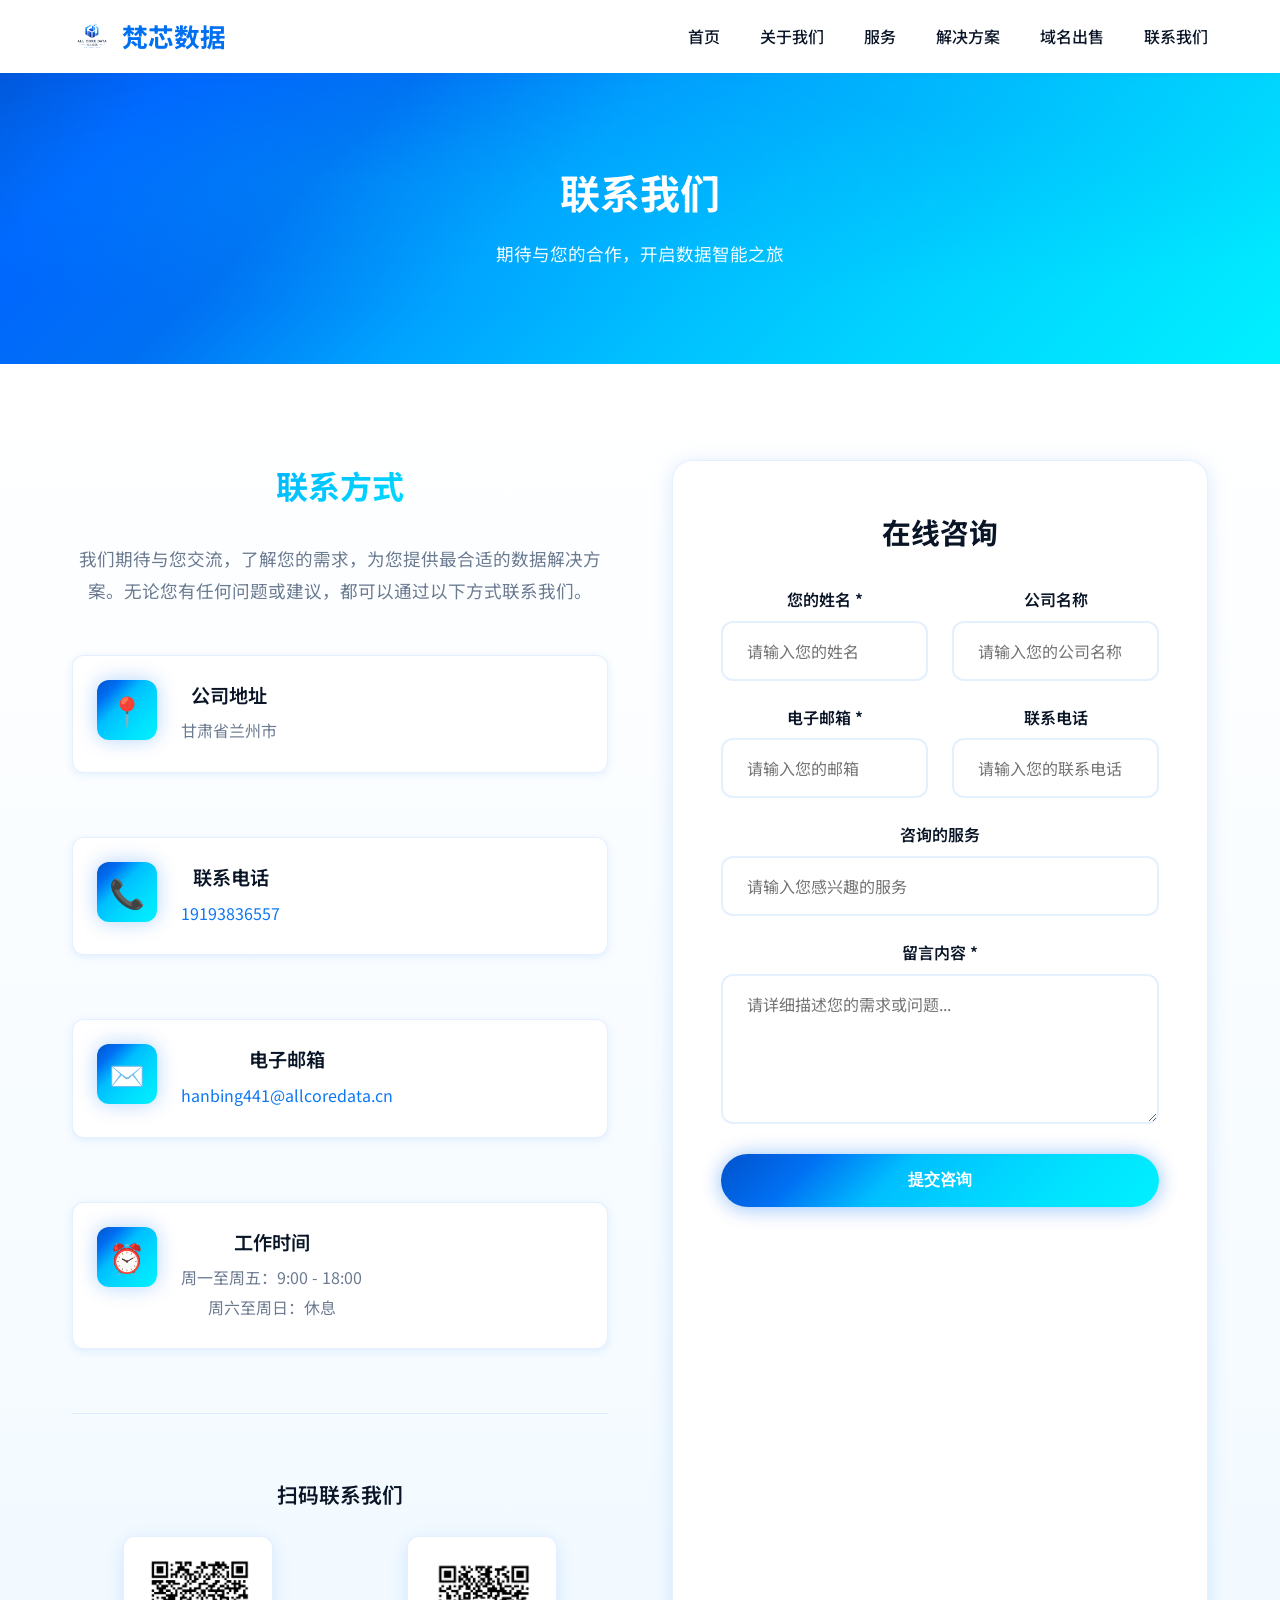
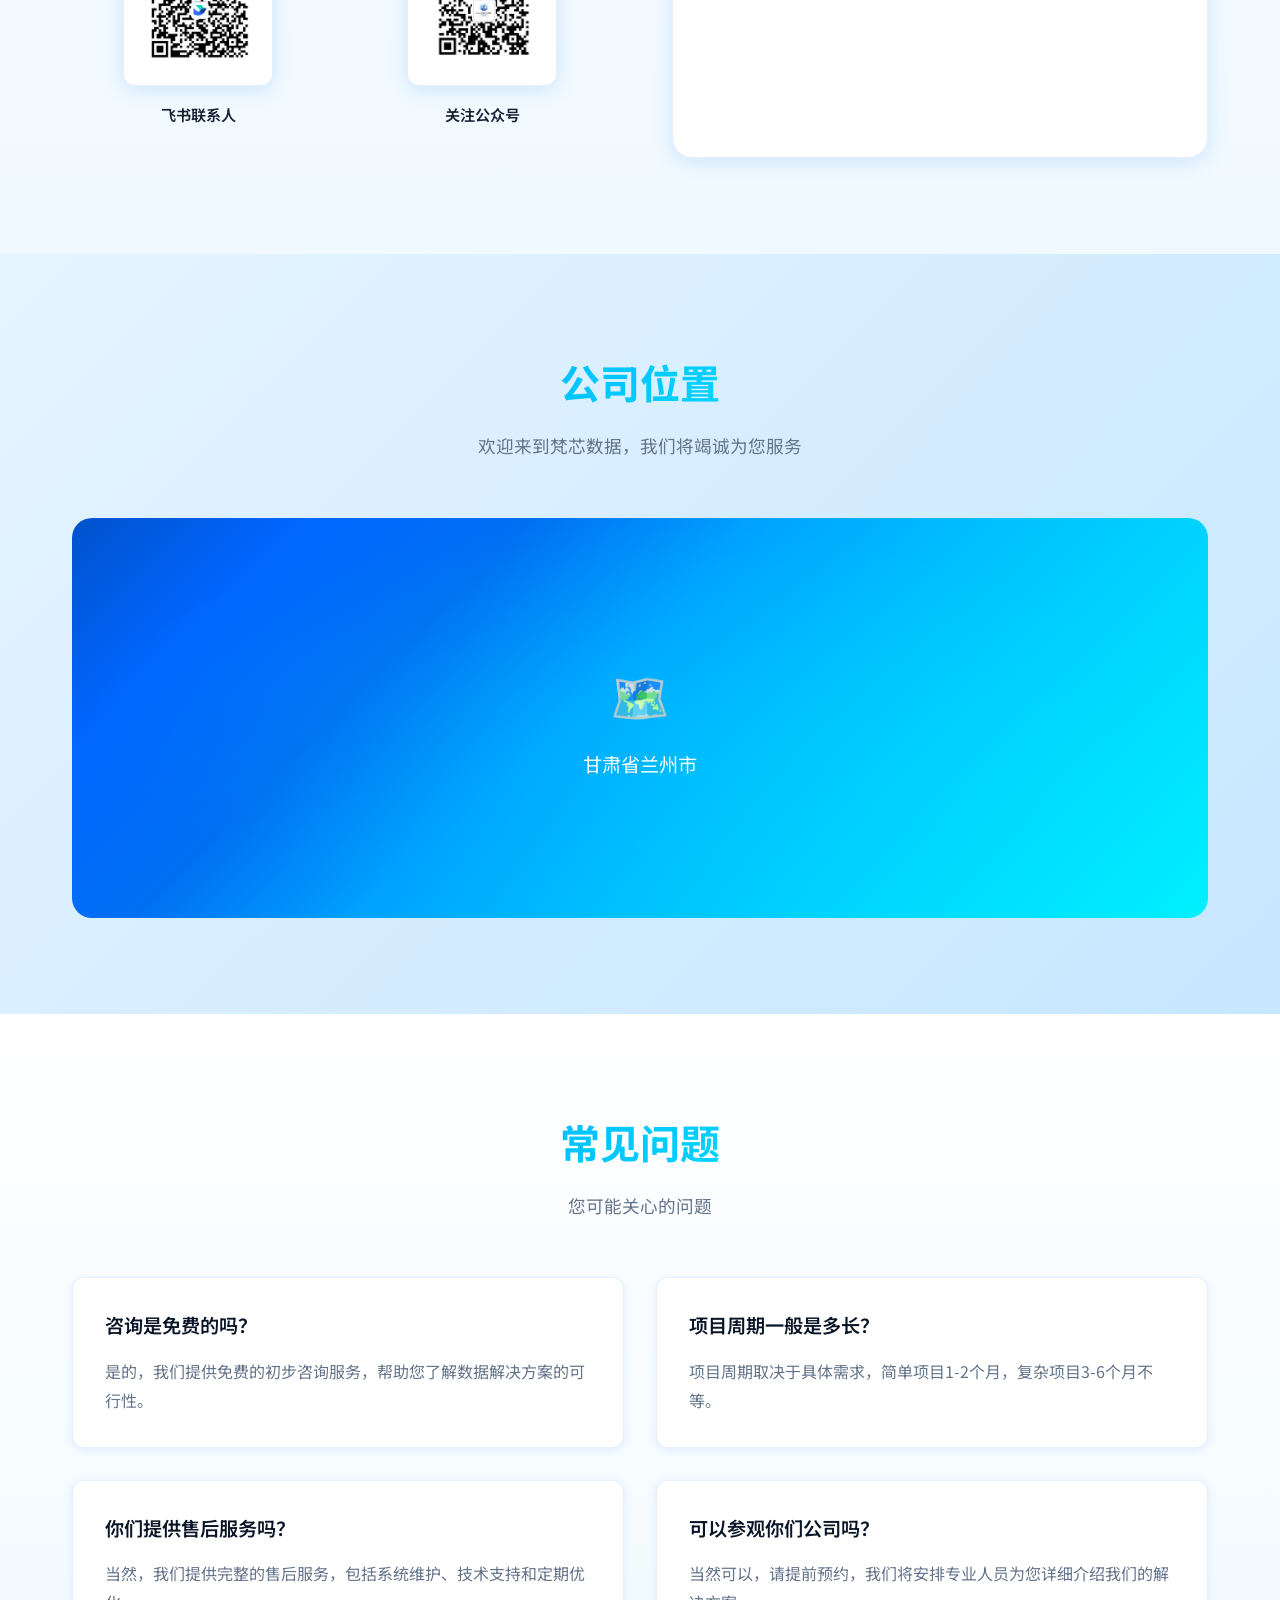
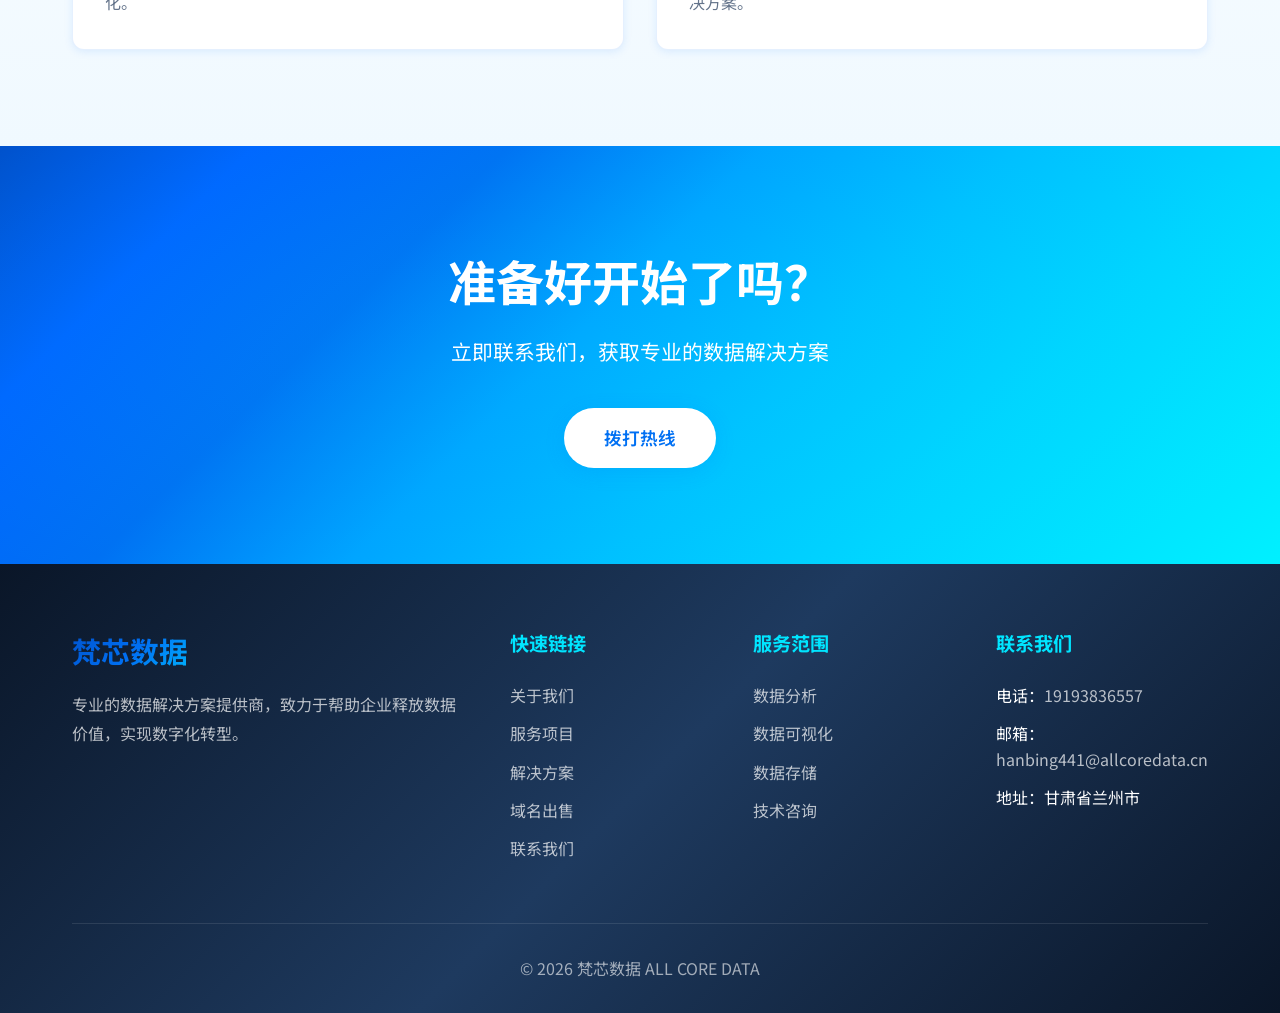
<file: contact.html>
<!DOCTYPE html>
<html lang="zh-CN">
<head>
    <meta charset="UTF-8">
    <meta name="viewport" content="width=device-width, initial-scale=1.0">
    <meta name="description" content="联系梵芯数据 - 获取专业的数据解决方案咨询服务">
    <title>联系我们 - 梵芯数据 AllCoreData</title>
    <link rel="preconnect" href="https://fonts.googleapis.com">
    <link rel="preconnect" href="https://fonts.gstatic.com" crossorigin>
    <link href="https://fonts.googleapis.com/css2?family=Noto+Sans+SC:wght@400;500;600;700&family=Orbitron:wght@500;700&display=swap" rel="stylesheet">
    <link rel="stylesheet" href="css/styles.css">
    <style>
        .page-header {
            background: var(--gradient-hero);
            padding: 10rem 0 6rem;
            color: var(--white);
            text-align: center;
            position: relative;
            overflow: hidden;
        }
        
        .page-header::before {
            content: '';
            position: absolute;
            top: 0;
            left: 0;
            width: 100%;
            height: 100%;
            background: radial-gradient(ellipse at 30% 50%, rgba(0, 240, 255, 0.1) 0%, transparent 50%),
                        radial-gradient(ellipse at 70% 30%, rgba(0, 112, 243, 0.15) 0%, transparent 50%);
        }
        
        .page-header h1 {
            font-size: 2.5rem;
            font-weight: 700;
            margin-bottom: 1rem;
            position: relative;
            z-index: 1;
        }
        
        .page-header p {
            font-size: 1.1rem;
            opacity: 0.95;
            position: relative;
            z-index: 1;
        }
        
        .contact-section {
            padding: 6rem 0;
            background: linear-gradient(180deg, var(--white) 0%, var(--bg-light) 100%);
        }
        
        .contact-grid {
            display: grid;
            grid-template-columns: 1fr 1fr;
            gap: 4rem;
        }
        
        .contact-info h3 {
            font-size: 2rem;
            font-weight: 700;
            margin-bottom: 2rem;
            background: var(--gradient);
            -webkit-background-clip: text;
            -webkit-text-fill-color: transparent;
            background-clip: text;
        }
        
        .contact-info > p {
            color: var(--text-gray);
            line-height: 1.8;
            margin-bottom: 3rem;
            font-size: 1.1rem;
        }
        
        .contact-details {
            display: grid;
            gap: 2rem;
        }
        
        .contact-item {
            display: flex;
            gap: 1.5rem;
            padding: 1.5rem;
            background: var(--white);
            border-radius: var(--radius-md);
            transition: all var(--transition-base);
            border: 1px solid rgba(0, 112, 243, 0.1);
            box-shadow: var(--shadow-sm);
        }
        
        .contact-item:hover {
            transform: translateX(10px);
            box-shadow: var(--shadow-md);
            border-color: var(--primary);
        }
        
        .contact-icon {
            width: 60px;
            height: 60px;
            background: var(--gradient);
            border-radius: var(--radius-md);
            display: flex;
            align-items: center;
            justify-content: center;
            font-size: 1.8rem;
            flex-shrink: 0;
            box-shadow: var(--glow-primary);
        }
        
        .qr-codes-section {
            margin-top: 2rem;
            padding-top: 2rem;
            border-top: 1px solid rgba(0, 112, 243, 0.1);
        }
        
        .qr-codes-grid {
            display: flex;
            gap: 2rem;
            align-items: stretch;
        }
        
        .qr-code-item {
            text-align: center;
            flex: 1;
            display: flex;
            flex-direction: column;
            align-items: center;
        }
        
        .qr-code-item .qr-wrapper {
            background: var(--white);
            padding: 1rem;
            border-radius: var(--radius-md);
            box-shadow: var(--shadow-md);
            border: 1px solid rgba(0, 112, 243, 0.1);
            transition: all var(--transition-base);
            width: 150px;
            height: 150px;
            display: flex;
            align-items: center;
            justify-content: center;
        }
        
        .qr-code-item:hover .qr-wrapper {
            transform: scale(1.05);
            box-shadow: var(--shadow-lg);
            border-color: var(--primary);
        }
        
        .qr-code-item .qr-wrapper img {
            width: 100%;
            height: 100%;
            object-fit: contain;
            border-radius: var(--radius-sm);
        }
        
        .qr-code-item p {
            margin-top: 1rem;
            font-weight: 600;
            color: var(--text-dark);
            font-size: 0.95rem;
        }
        
        .contact-content h4 {
            font-size: 1.2rem;
            font-weight: 600;
            margin-bottom: 0.5rem;
            color: var(--text-dark);
        }
        
        .contact-content p {
            color: var(--text-gray);
            font-size: 1rem;
        }
        
        @media (max-width: 768px) {
            .qr-codes-grid {
                flex-direction: column;
                align-items: center;
            }
            
            .qr-code-item .qr-wrapper {
                width: 150px;
                height: 150px;
            }
        }
        
        .contact-form-wrapper {
            background: var(--white);
            padding: 3rem;
            border-radius: var(--radius-lg);
            box-shadow: var(--shadow-md);
            border: 1px solid rgba(0, 112, 243, 0.1);
        }
        
        .contact-form-wrapper h3 {
            font-size: 1.8rem;
            font-weight: 700;
            margin-bottom: 2rem;
            color: var(--text-dark);
        }
        
        .form-group {
            margin-bottom: 1.5rem;
        }
        
        .form-group label {
            display: block;
            font-weight: 600;
            margin-bottom: 0.5rem;
            color: var(--text-dark);
        }
        
        .form-group input,
        .form-group textarea {
            width: 100%;
            padding: 1rem 1.5rem;
            border: 2px solid rgba(0, 112, 243, 0.1);
            border-radius: var(--radius-md);
            font-size: 1rem;
            font-family: var(--font-sans);
            transition: all var(--transition-fast);
            background: var(--white);
        }
        
        .form-group input:focus,
        .form-group textarea:focus {
            outline: none;
            border-color: var(--primary);
            box-shadow: var(--shadow-sm);
        }
        
        .form-group textarea {
            min-height: 150px;
            resize: vertical;
        }
        
        .form-row {
            display: grid;
            grid-template-columns: 1fr 1fr;
            gap: 1.5rem;
        }
        
        .map-section {
            background: var(--bg-gradient);
            padding: 6rem 0;
        }
        
        .map-placeholder {
            height: 400px;
            background: var(--gradient-hero);
            border-radius: var(--radius-lg);
            display: flex;
            align-items: center;
            justify-content: center;
            flex-direction: column;
            color: white;
            font-size: 3rem;
            margin-top: 2rem;
            position: relative;
            overflow: hidden;
        }
        
        .map-placeholder::before {
            content: '';
            position: absolute;
            top: 0;
            left: 0;
            right: 0;
            bottom: 0;
            background: radial-gradient(ellipse at center, rgba(0, 240, 255, 0.1) 0%, transparent 70%);
        }
        
        .map-placeholder p {
            font-size: 1.2rem;
            margin-top: 1rem;
            position: relative;
            z-index: 1;
        }
        
        .faq-section {
            padding: 6rem 0;
            background: linear-gradient(180deg, var(--white) 0%, var(--bg-light) 100%);
        }
        
        .faq-grid {
            display: grid;
            grid-template-columns: repeat(2, 1fr);
            gap: 2rem;
            margin-top: 3rem;
        }
        
        .faq-item {
            background: var(--white);
            padding: 2rem;
            border-radius: var(--radius-md);
            box-shadow: var(--shadow-sm);
            border-left: 4px solid var(--primary);
            border: 1px solid rgba(0, 112, 243, 0.1);
            transition: all var(--transition-base);
        }
        
        .faq-item:hover {
            transform: translateX(10px);
            box-shadow: var(--shadow-md);
            border-color: var(--primary);
        }
        
        .faq-item h4 {
            font-size: 1.2rem;
            font-weight: 600;
            margin-bottom: 1rem;
            color: var(--text-dark);
        }
        
        .faq-item p {
            color: var(--text-gray);
            line-height: 1.8;
        }
        
        @media (max-width: 1024px) {
            .contact-grid {
                grid-template-columns: 1fr;
                gap: 3rem;
            }
            
            .faq-grid {
                grid-template-columns: 1fr;
            }
        }
        
        @media (max-width: 768px) {
            .page-header h1 {
                font-size: 2.5rem;
            }
            
            .form-row {
                grid-template-columns: 1fr;
            }
            
            .contact-form-wrapper {
                padding: 2rem;
            }
        }
    </style>
</head>
<body>
    <nav class="navbar scrolled">
        <div class="container">
            <a href="index.html" class="logo">
                <img src="logo.png" alt="梵芯数据" style="height: 40px; margin-right: 10px; vertical-align: middle;">
                <span>梵芯数据</span>
            </a>
            <ul class="nav-links" id="navLinks">
                <li><a href="index.html">首页</a></li>
                <li><a href="about.html">关于我们</a></li>
                <li><a href="services.html">服务</a></li>
                <li><a href="solutions.html">解决方案</a></li>
                <li><a href="domains.html">域名出售</a></li>
                <li><a href="contact.html">联系我们</a></li>
            </ul>
            <div class="menu-toggle" id="menuToggle">
                <span></span>
                <span></span>
                <span></span>
            </div>
        </div>
    </nav>

    <header class="page-header">
        <div class="container">
            <h1>联系我们</h1>
            <p>期待与您的合作，开启数据智能之旅</p>
        </div>
    </header>

    <section class="contact-section">
        <div class="container">
            <div class="contact-grid">
                <div class="contact-info reveal">
                    <h3>联系方式</h3>
                    <p>我们期待与您交流，了解您的需求，为您提供最合适的数据解决方案。无论您有任何问题或建议，都可以通过以下方式联系我们。</p>
                    <div class="contact-details">
                        <div class="contact-item">
                            <div class="contact-icon">📍</div>
                            <div class="contact-content">
                                <h4>公司地址</h4>
                                <p>甘肃省兰州市</p>
                            </div>
                        </div>
                        <div class="contact-item">
                            <div class="contact-icon">📞</div>
                            <div class="contact-content">
                                <h4>联系电话</h4>
                                <p><a href="tel:19193836557">19193836557</a></p>
                            </div>
                        </div>
                        <div class="contact-item">
                            <div class="contact-icon">✉️</div>
                            <div class="contact-content">
                                <h4>电子邮箱</h4>
                                <p><a href="mailto:hanbing441@allcoredata.cn">hanbing441@allcoredata.cn</a></p>
                            </div>
                        </div>
                        <div class="contact-item">
                            <div class="contact-icon">⏰</div>
                            <div class="contact-content">
                                <h4>工作时间</h4>
                                <p>周一至周五：9:00 - 18:00</p>
                                <p>周六至周日：休息</p>
                            </div>
                        </div>
                    </div>
                    
                    <div class="qr-codes-section">
                        <h4 style="font-size: 1.3rem; font-weight: 600; margin: 2rem 0 1.5rem; color: var(--text-dark);">扫码联系我们</h4>
                        <div class="qr-codes-grid">
                            <div class="qr-code-item">
                                <div class="qr-wrapper">
                                    <img src="feishu-qr.jpg" alt="飞书联系人">
                                </div>
                                <p>飞书联系人</p>
                            </div>
                            <div class="qr-code-item">
                                <div class="qr-wrapper">
                                    <img src="公众号二维码.png" alt="关注公众号">
                                </div>
                                <p>关注公众号</p>
                            </div>
                        </div>
                    </div>
                </div>
                <div class="contact-form-wrapper reveal">
                    <h3>在线咨询</h3>
                    <form id="contactForm">
                        <div class="form-row">
                            <div class="form-group">
                                <label for="name">您的姓名 *</label>
                                <input type="text" id="name" name="name" placeholder="请输入您的姓名" required>
                            </div>
                            <div class="form-group">
                                <label for="company">公司名称</label>
                                <input type="text" id="company" name="company" placeholder="请输入您的公司名称">
                            </div>
                        </div>
                        <div class="form-row">
                            <div class="form-group">
                                <label for="email">电子邮箱 *</label>
                                <input type="email" id="email" name="email" placeholder="请输入您的邮箱" required>
                            </div>
                            <div class="form-group">
                                <label for="phone">联系电话</label>
                                <input type="tel" id="phone" name="phone" placeholder="请输入您的联系电话">
                            </div>
                        </div>
                        <div class="form-group">
                            <label for="service">咨询的服务</label>
                            <input type="text" id="service" name="service" placeholder="请输入您感兴趣的服务">
                        </div>
                        <div class="form-group">
                            <label for="message">留言内容 *</label>
                            <textarea id="message" name="message" placeholder="请详细描述您的需求或问题..." required></textarea>
                        </div>
                        <button type="submit" class="btn btn-primary" style="width: 100%;">提交咨询</button>
                    </form>
                </div>
            </div>
        </div>
    </section>

    <section class="map-section">
        <div class="container">
            <h2 class="section-title reveal">公司位置</h2>
            <p class="section-subtitle reveal">欢迎来到梵芯数据，我们将竭诚为您服务</p>
            <div class="map-placeholder reveal">
                🗺️
                <p>甘肃省兰州市</p>
            </div>
        </div>
    </section>

    <section class="faq-section">
        <div class="container">
            <h2 class="section-title reveal">常见问题</h2>
            <p class="section-subtitle reveal">您可能关心的问题</p>
            <div class="faq-grid">
                <div class="faq-item reveal">
                    <h4>咨询是免费的吗？</h4>
                    <p>是的，我们提供免费的初步咨询服务，帮助您了解数据解决方案的可行性。</p>
                </div>
                <div class="faq-item reveal">
                    <h4>项目周期一般是多长？</h4>
                    <p>项目周期取决于具体需求，简单项目1-2个月，复杂项目3-6个月不等。</p>
                </div>
                <div class="faq-item reveal">
                    <h4>你们提供售后服务吗？</h4>
                    <p>当然，我们提供完整的售后服务，包括系统维护、技术支持和定期优化。</p>
                </div>
                <div class="faq-item reveal">
                    <h4>可以参观你们公司吗？</h4>
                    <p>当然可以，请提前预约，我们将安排专业人员为您详细介绍我们的解决方案。</p>
                </div>
            </div>
        </div>
    </section>

    <section class="cta section">
        <div class="container">
            <h2 class="reveal">准备好开始了吗？</h2>
            <p class="reveal">立即联系我们，获取专业的数据解决方案</p>
            <a href="tel:400-888-8888" class="btn btn-white reveal">拨打热线</a>
        </div>
    </section>

    <footer>
        <div class="container">
            <div class="footer-grid">
                <div class="footer-brand">
                    <h3>梵芯数据</h3>
                    <p>专业的数据解决方案提供商，致力于帮助企业释放数据价值，实现数字化转型。</p>
                </div>
                <nav class="footer-links" aria-label="快速链接">
                    <h4>快速链接</h4>
                    <ul>
                        <li><a href="about.html">关于我们</a></li>
                        <li><a href="services.html">服务项目</a></li>
                        <li><a href="solutions.html">解决方案</a></li>
                        <li><a href="domains.html">域名出售</a></li>
                        <li><a href="contact.html">联系我们</a></li>
                    </ul>
                </nav>
                <div class="footer-links">
                    <h4>服务范围</h4>
                    <ul>
                        <li><a href="services.html">数据分析</a></li>
                        <li><a href="services.html">数据可视化</a></li>
                        <li><a href="services.html">数据存储</a></li>
                        <li><a href="services.html">技术咨询</a></li>
                    </ul>
                </div>
                <div class="footer-links">
                    <h4>联系我们</h4>
                    <ul>
                        <li>电话：<a href="tel:19193836557">19193836557</a></li>
                        <li>邮箱：<a href="mailto:hanbing441@allcoredata.cn">hanbing441@allcoredata.cn</a></li>
                        <li>地址：甘肃省兰州市</li>
                    </ul>
                </div>
            </div>
            <div class="footer-bottom">
                <p>&copy; 2026 梵芯数据 ALL CORE DATA</p>
            </div>
        </div>
    </footer>

    <script src="js/main.js"></script>
</body>
</html>
</file>
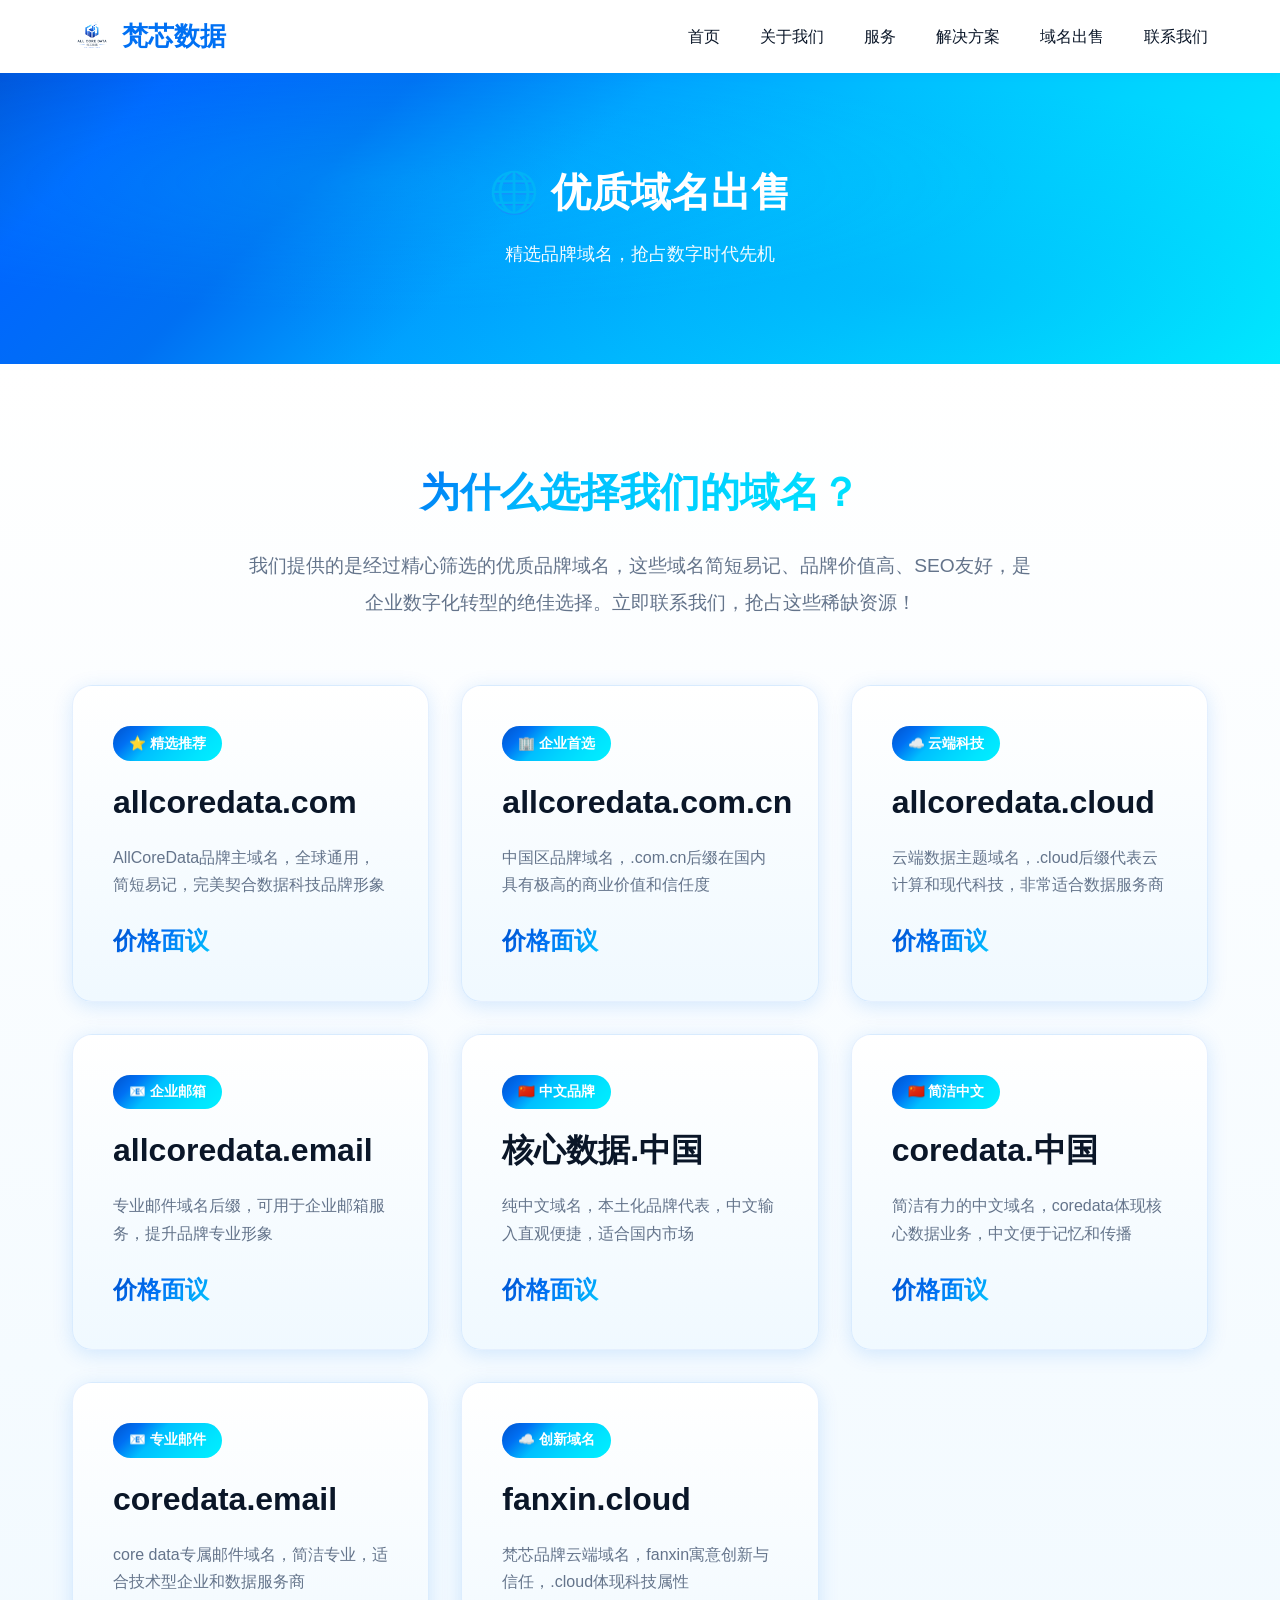
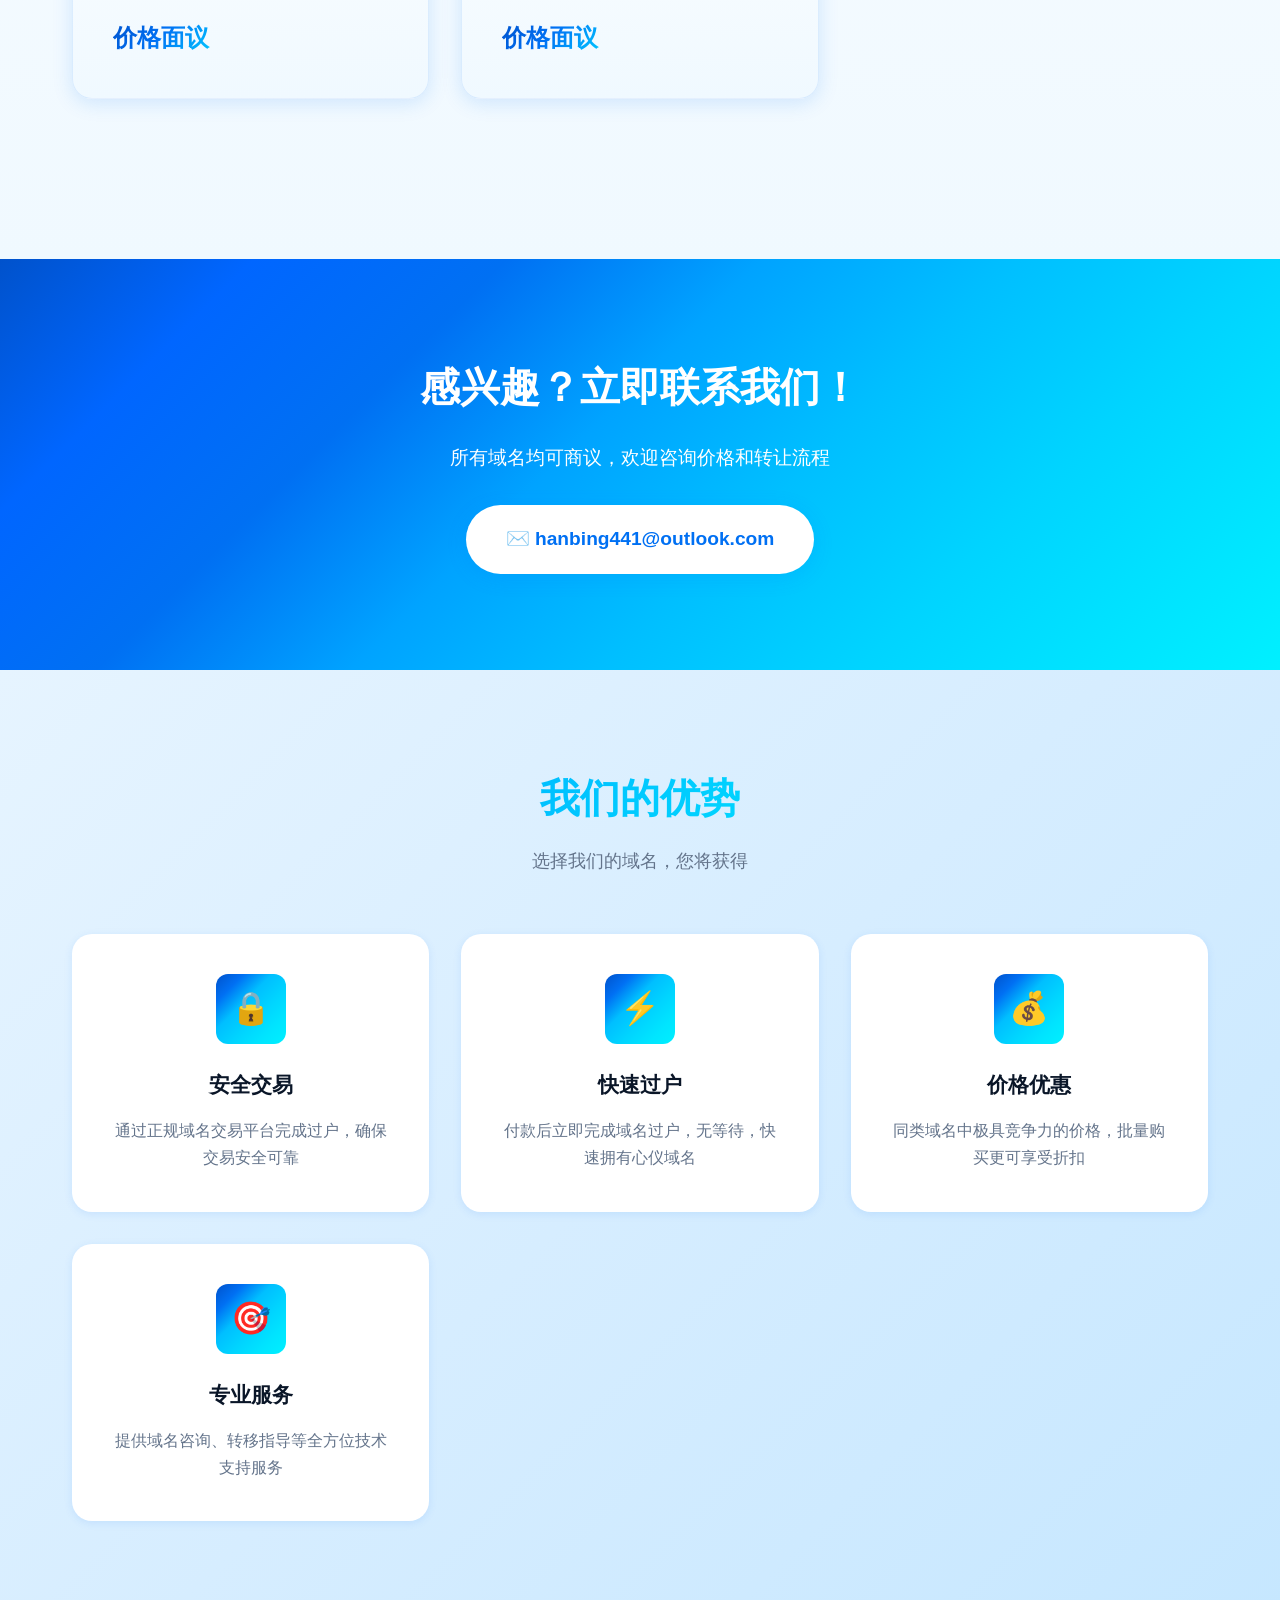
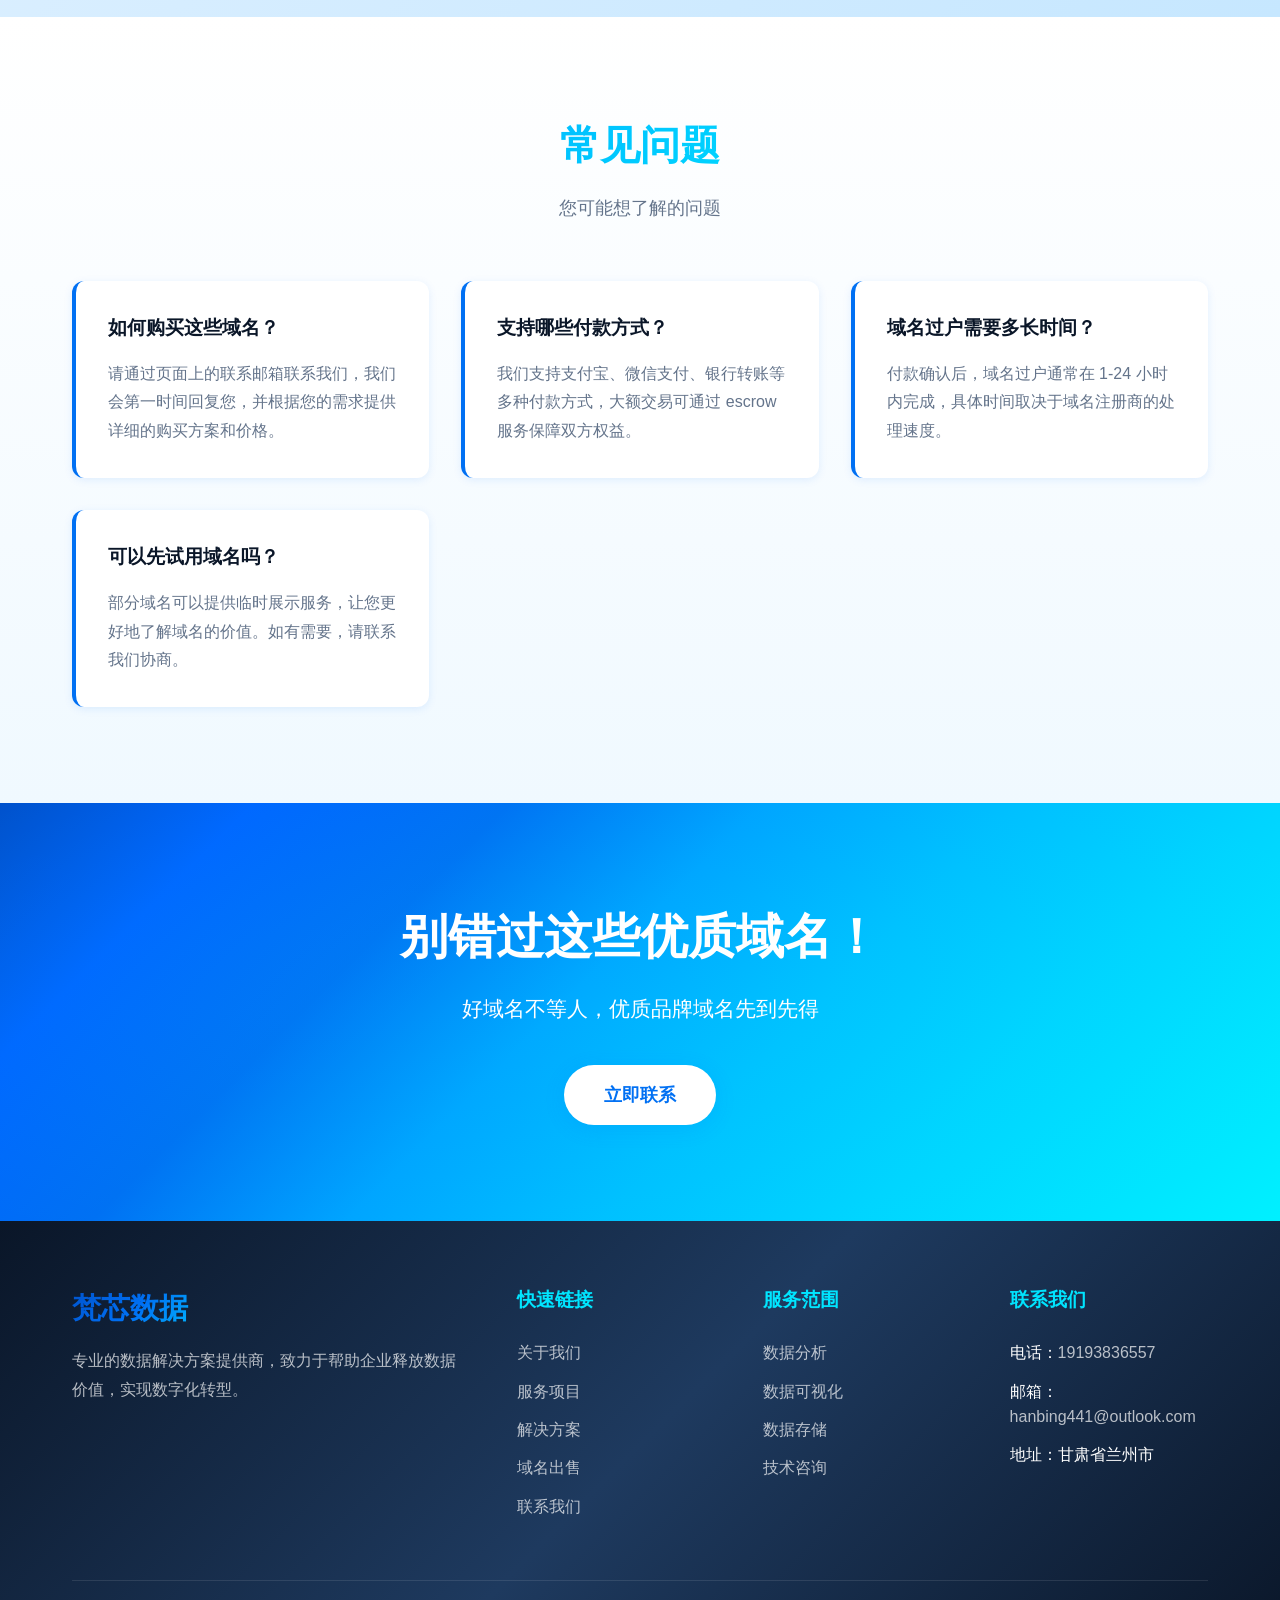
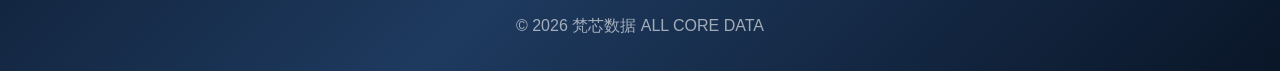
<file: domains.html>
<!DOCTYPE html>
<html lang="zh-CN">
<head>
    <meta charset="UTF-8">
    <meta name="viewport" content="width=device-width, initial-scale=1.0">
    <meta http-equiv="X-UA-Compatible" content="IE=edge">
    
    <!-- SEO Meta Tags -->
    <meta name="description" content="优质域名出售 - allcoredata.com、allcoredata.cloud、核心数据.中国等精品域名出售中">
    <meta name="keywords" content="域名出售, 优质域名, 企业域名, 品牌域名, allcoredata, 核心数据">
    <meta name="robots" content="index, follow">
    
    <title>优质域名出售 - 梵芯数据 AllCoreData</title>
    
    <!-- Preconnect -->
    <link rel="preconnect" href="https://fonts.googleapis.com">
    <link rel="preconnect" href="https://fonts.gstatic.com" crossorigin>
    <link rel="dns-prefetch" href="https://fonts.googleapis.com">
    
    <link rel="stylesheet" href="css/styles.css">
</head>
<body>
    <nav class="navbar scrolled">
        <div class="container">
            <a href="index.html" class="logo">
                <img src="logo.png" alt="梵芯数据Logo" style="height: 40px; margin-right: 10px; vertical-align: middle;" width="40" height="40" loading="eager">
                <span>梵芯数据</span>
            </a>
            <ul class="nav-links" id="navLinks">
                <li><a href="index.html">首页</a></li>
                <li><a href="about.html">关于我们</a></li>
                <li><a href="services.html">服务</a></li>
                <li><a href="solutions.html">解决方案</a></li>
                <li><a href="domains.html">域名出售</a></li>
                <li><a href="contact.html">联系我们</a></li>
            </ul>
            <button class="menu-toggle" id="menuToggle">
                <span></span>
                <span></span>
                <span></span>
            </button>
        </div>
    </nav>

    <header class="page-header">
        <div class="container">
            <h1>🌐 优质域名出售</h1>
            <p>精选品牌域名，抢占数字时代先机</p>
        </div>
    </header>

    <section class="domains-section">
        <div class="container">
            <div class="domains-intro reveal">
                <h2>为什么选择我们的域名？</h2>
                <p>我们提供的是经过精心筛选的优质品牌域名，这些域名简短易记、品牌价值高、SEO友好，是企业数字化转型的绝佳选择。立即联系我们，抢占这些稀缺资源！</p>
            </div>
            
            <div class="domains-grid">
                <article class="domain-card reveal">
                    <span class="domain-badge">⭐ 精选推荐</span>
                    <h3 class="domain-name">allcoredata.com</h3>
                    <p class="domain-desc">AllCoreData品牌主域名，全球通用，简短易记，完美契合数据科技品牌形象</p>
                    <div class="domain-price">价格面议</div>
                </article>
                
                <article class="domain-card reveal">
                    <span class="domain-badge">🏢 企业首选</span>
                    <h3 class="domain-name">allcoredata.com.cn</h3>
                    <p class="domain-desc">中国区品牌域名，.com.cn后缀在国内具有极高的商业价值和信任度</p>
                    <div class="domain-price">价格面议</div>
                </article>
                
                <article class="domain-card reveal">
                    <span class="domain-badge">☁️ 云端科技</span>
                    <h3 class="domain-name">allcoredata.cloud</h3>
                    <p class="domain-desc">云端数据主题域名，.cloud后缀代表云计算和现代科技，非常适合数据服务商</p>
                    <div class="domain-price">价格面议</div>
                </article>
                
                <article class="domain-card reveal">
                    <span class="domain-badge">📧 企业邮箱</span>
                    <h3 class="domain-name">allcoredata.email</h3>
                    <p class="domain-desc">专业邮件域名后缀，可用于企业邮箱服务，提升品牌专业形象</p>
                    <div class="domain-price">价格面议</div>
                </article>
                
                <article class="domain-card reveal">
                    <span class="domain-badge">🇨🇳 中文品牌</span>
                    <h3 class="domain-name">核心数据.中国</h3>
                    <p class="domain-desc">纯中文域名，本土化品牌代表，中文输入直观便捷，适合国内市场</p>
                    <div class="domain-price">价格面议</div>
                </article>
                
                <article class="domain-card reveal">
                    <span class="domain-badge">🇨🇳 简洁中文</span>
                    <h3 class="domain-name">coredata.中国</h3>
                    <p class="domain-desc">简洁有力的中文域名，coredata体现核心数据业务，中文便于记忆和传播</p>
                    <div class="domain-price">价格面议</div>
                </article>
                
                <article class="domain-card reveal">
                    <span class="domain-badge">📧 专业邮件</span>
                    <h3 class="domain-name">coredata.email</h3>
                    <p class="domain-desc">core data专属邮件域名，简洁专业，适合技术型企业和数据服务商</p>
                    <div class="domain-price">价格面议</div>
                </article>
                
                <article class="domain-card reveal">
                    <span class="domain-badge">☁️ 创新域名</span>
                    <h3 class="domain-name">fanxin.cloud</h3>
                    <p class="domain-desc">梵芯品牌云端域名，fanxin寓意创新与信任，.cloud体现科技属性</p>
                    <div class="domain-price">价格面议</div>
                </article>
            </div>
        </div>
    </section>

    <section class="contact-section">
        <div class="container">
            <h2 class="reveal">感兴趣？立即联系我们！</h2>
            <p class="reveal">所有域名均可商议，欢迎咨询价格和转让流程</p>
            <a href="mailto:hanbing441@outlook.com" class="contact-email reveal">
                ✉️ hanbing441@outlook.com
            </a>
        </div>
    </section>

    <section class="features-section">
        <div class="container">
            <h2 class="section-title reveal">我们的优势</h2>
            <p class="section-subtitle reveal">选择我们的域名，您将获得</p>
            <div class="features-grid">
                <div class="feature-card reveal">
                    <div class="feature-icon">🔒</div>
                    <h3>安全交易</h3>
                    <p>通过正规域名交易平台完成过户，确保交易安全可靠</p>
                </div>
                <div class="feature-card reveal">
                    <div class="feature-icon">⚡</div>
                    <h3>快速过户</h3>
                    <p>付款后立即完成域名过户，无等待，快速拥有心仪域名</p>
                </div>
                <div class="feature-card reveal">
                    <div class="feature-icon">💰</div>
                    <h3>价格优惠</h3>
                    <p>同类域名中极具竞争力的价格，批量购买更可享受折扣</p>
                </div>
                <div class="feature-card reveal">
                    <div class="feature-icon">🎯</div>
                    <h3>专业服务</h3>
                    <p>提供域名咨询、转移指导等全方位技术支持服务</p>
                </div>
            </div>
        </div>
    </section>

    <section class="faq-section">
        <div class="container">
            <h2 class="section-title reveal">常见问题</h2>
            <p class="section-subtitle reveal">您可能想了解的问题</p>
            <div class="faq-grid">
                <div class="faq-item reveal">
                    <h4>如何购买这些域名？</h4>
                    <p>请通过页面上的联系邮箱联系我们，我们会第一时间回复您，并根据您的需求提供详细的购买方案和价格。</p>
                </div>
                <div class="faq-item reveal">
                    <h4>支持哪些付款方式？</h4>
                    <p>我们支持支付宝、微信支付、银行转账等多种付款方式，大额交易可通过 escrow 服务保障双方权益。</p>
                </div>
                <div class="faq-item reveal">
                    <h4>域名过户需要多长时间？</h4>
                    <p>付款确认后，域名过户通常在 1-24 小时内完成，具体时间取决于域名注册商的处理速度。</p>
                </div>
                <div class="faq-item reveal">
                    <h4>可以先试用域名吗？</h4>
                    <p>部分域名可以提供临时展示服务，让您更好地了解域名的价值。如有需要，请联系我们协商。</p>
                </div>
            </div>
        </div>
    </section>

    <section class="cta section">
        <div class="container">
            <h2 class="reveal">别错过这些优质域名！</h2>
            <p class="reveal">好域名不等人，优质品牌域名先到先得</p>
            <a href="mailto:hanbing441@outlook.com" class="btn btn-white reveal">立即联系</a>
        </div>
    </section>

    <footer>
        <div class="container">
            <div class="footer-grid">
                <div class="footer-brand">
                    <h3>梵芯数据</h3>
                    <p>专业的数据解决方案提供商，致力于帮助企业释放数据价值，实现数字化转型。</p>
                </div>
                <nav class="footer-links" aria-label="快速链接">
                    <h4>快速链接</h4>
                    <ul>
                        <li><a href="about.html">关于我们</a></li>
                        <li><a href="services.html">服务项目</a></li>
                        <li><a href="solutions.html">解决方案</a></li>
                        <li><a href="domains.html">域名出售</a></li>
                        <li><a href="contact.html">联系我们</a></li>
                    </ul>
                </nav>
                <div class="footer-links">
                    <h4>服务范围</h4>
                    <ul>
                        <li><a href="services.html">数据分析</a></li>
                        <li><a href="services.html">数据可视化</a></li>
                        <li><a href="services.html">数据存储</a></li>
                        <li><a href="services.html">技术咨询</a></li>
                    </ul>
                </div>
                <div class="footer-links">
                    <h4>联系我们</h4>
                    <ul>
                        <li>电话：<a href="tel:19193836557">19193836557</a></li>
                        <li>邮箱：<a href="mailto:hanbing441@outlook.com">hanbing441@outlook.com</a></li>
                        <li>地址：甘肃省兰州市</li>
                    </ul>
                </div>
            </div>
            <div class="footer-bottom">
                <p>&copy; 2026 梵芯数据 ALL CORE DATA</p>
            </div>
        </div>
    </footer>

    <script src="js/main.js" defer></script>
</body>
</html>
</file>
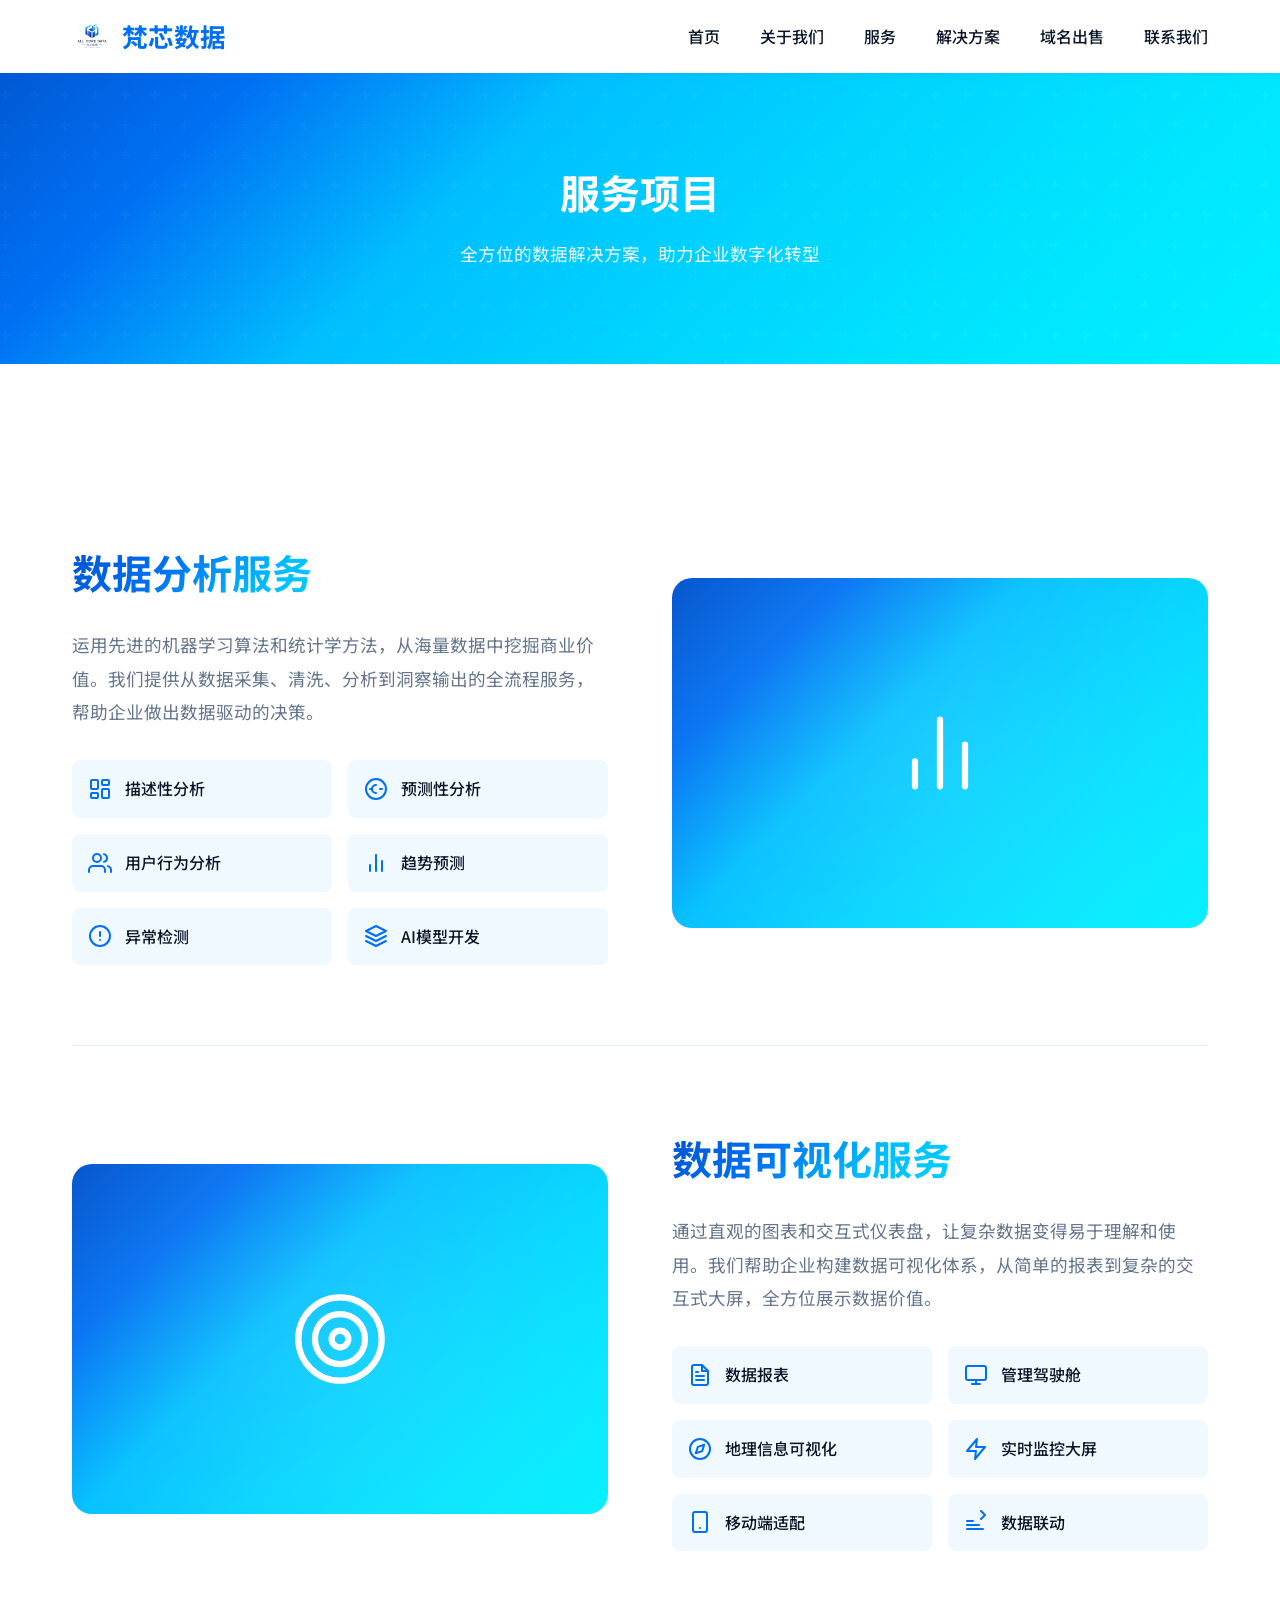
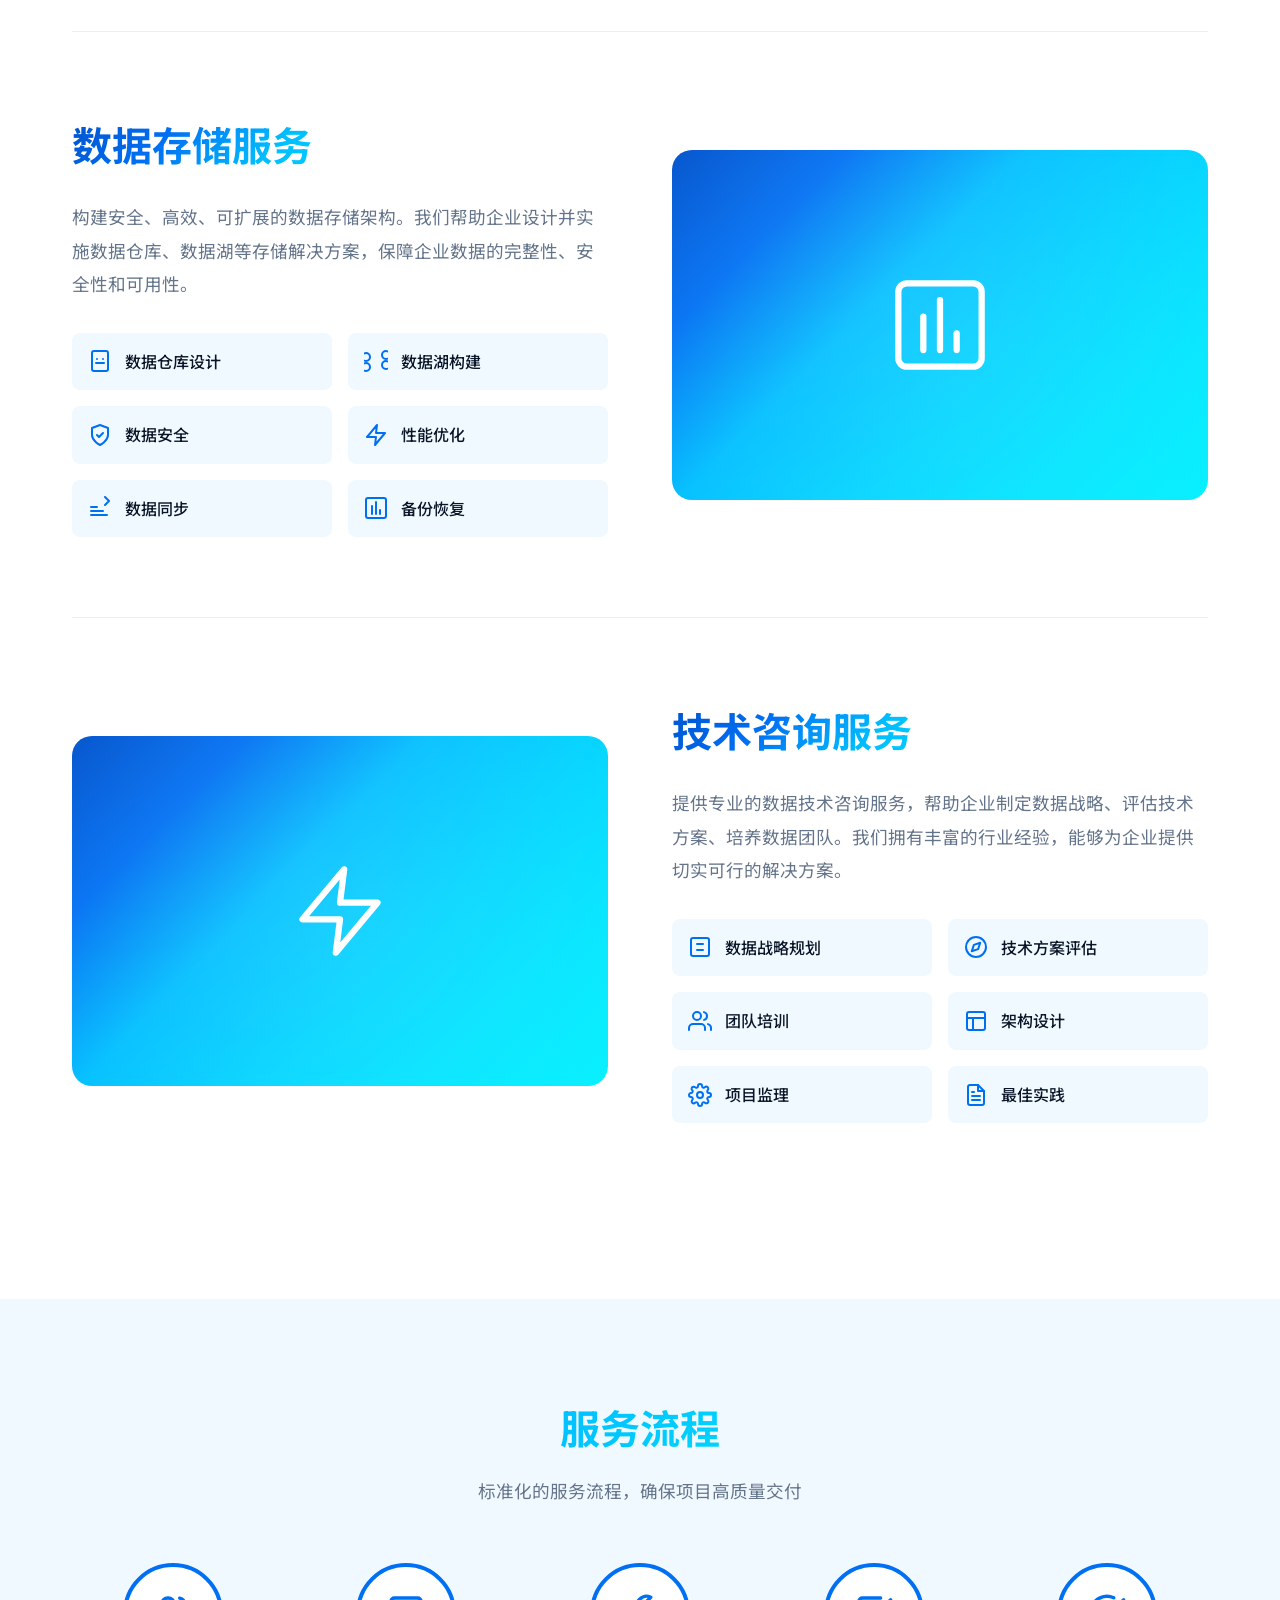
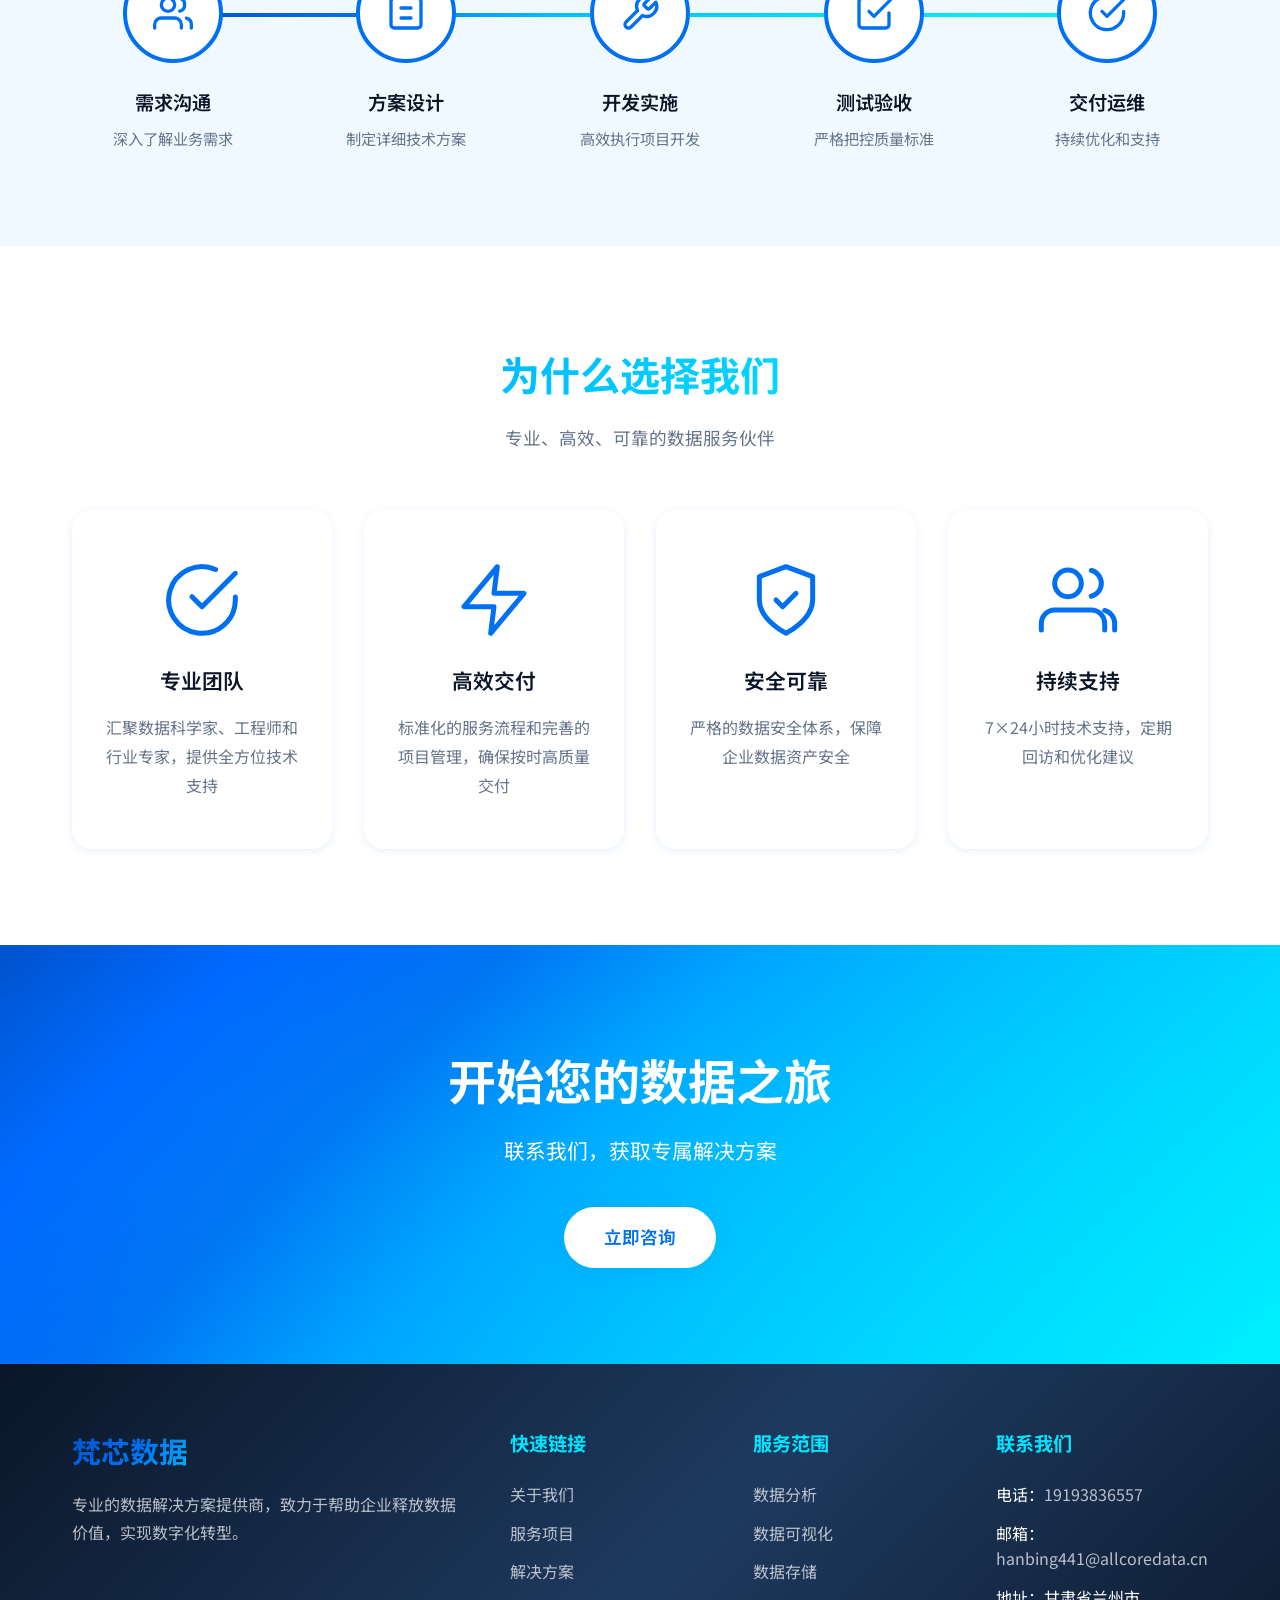
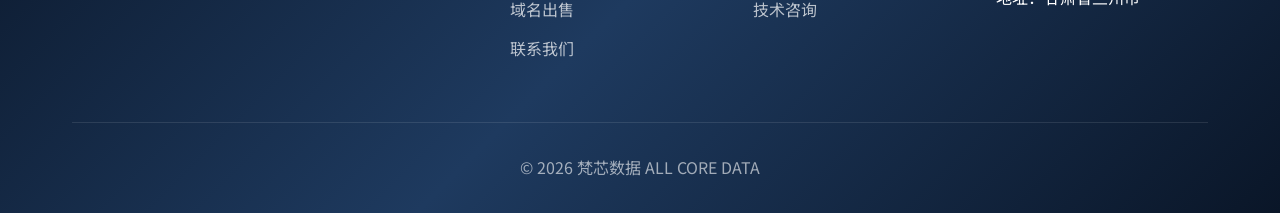
<file: services.html>
<!DOCTYPE html>
<html lang="zh-CN">
<head>
    <meta charset="UTF-8">
    <meta name="viewport" content="width=device-width, initial-scale=1.0">
    <meta name="description" content="梵芯数据的服务项目 - 数据分析、数据可视化、数据存储、技术咨询">
    <title>服务项目 - 梵芯数据 AllCoreData</title>
    <link rel="preconnect" href="https://fonts.googleapis.com">
    <link rel="preconnect" href="https://fonts.gstatic.com" crossorigin>
    <link href="https://fonts.googleapis.com/css2?family=Noto+Sans+SC:wght@400;500;600;700&family=Orbitron:wght@500;700&display=swap" rel="stylesheet">
    <link rel="stylesheet" href="css/styles.css">
    <style>
        .page-header {
            background: var(--gradient);
            padding: 10rem 0 6rem;
            color: var(--white);
            text-align: center;
            position: relative;
            overflow: hidden;
        }
        
        .page-header::before {
            content: '';
            position: absolute;
            top: 0;
            left: 0;
            width: 100%;
            height: 100%;
            background: url("data:image/svg+xml,%3Csvg width='60' height='60' viewBox='0 0 60 60' xmlns='http://www.w3.org/2000/svg'%3E%3Cg fill='none' fill-rule='evenodd'%3E%3Cg fill='%23ffffff' fill-opacity='0.05'%3E%3Cpath d='M36 34v-4h-2v4h-4v2h4v4h2v-4h4v-2h-4zm0-30V0h-2v4h-4v2h4v4h2V6h4V4h-4zM6 34v-4H4v4H0v2h4v4h2v-4h4v-2H6zM6 4V0H4v4H0v2h4v4h2V6h4V4H6z'/%3E%3C/g%3E%3C/g%3E%3C/svg%3E");
            opacity: 0.5;
        }
        
        .page-header h1 {
            font-size: 2.5rem;
            font-weight: 700;
            margin-bottom: 1rem;
            position: relative;
            z-index: 1;
        }
        
        .page-header p {
            font-size: 1.1rem;
            opacity: 0.95;
            position: relative;
            z-index: 1;
        }
        
        .services-section {
            padding: 6rem 0;
        }
        
        .service-detail {
            padding: 5rem 0;
            border-bottom: 1px solid rgba(0, 102, 255, 0.1);
        }
        
        .service-detail:last-child {
            border-bottom: none;
        }
        
        .service-detail-grid {
            display: grid;
            grid-template-columns: 1fr 1fr;
            gap: 4rem;
            align-items: center;
        }
        
        .service-detail:nth-child(even) .service-detail-grid {
            direction: rtl;
        }
        
        .service-detail:nth-child(even) .service-detail-grid > * {
            direction: ltr;
        }
        
        .service-detail-content h3 {
            font-size: 2.5rem;
            font-weight: 700;
            margin-bottom: 1.5rem;
            background: var(--gradient);
            -webkit-background-clip: text;
            -webkit-text-fill-color: transparent;
            background-clip: text;
        }
        
        .service-detail-content p {
            font-size: 1.1rem;
            color: var(--text-gray);
            line-height: 1.9;
            margin-bottom: 2rem;
        }
        
        .service-features {
            display: grid;
            grid-template-columns: 1fr 1fr;
            gap: 1rem;
        }
        
        .service-feature {
            display: flex;
            align-items: center;
            gap: 0.8rem;
            padding: 1rem;
            background: var(--bg-light);
            border-radius: var(--radius-sm);
            transition: all var(--transition-fast);
        }
        
        .service-feature:hover {
            background: rgba(0, 102, 255, 0.1);
            transform: translateX(5px);
        }
        
        .service-feature-icon {
            width: 24px;
            height: 24px;
            flex-shrink: 0;
        }
        
        .service-feature-icon svg {
            width: 100%;
            height: 100%;
            stroke: var(--primary);
            fill: none;
            stroke-width: 2;
            stroke-linecap: round;
            stroke-linejoin: round;
        }
        
        .service-feature span {
            font-weight: 500;
            color: var(--text-dark);
        }
        
        .service-detail-visual {
            height: 350px;
            background: var(--gradient);
            border-radius: var(--radius-lg);
            display: flex;
            align-items: center;
            justify-content: center;
            position: relative;
            overflow: hidden;
        }
        
        .service-detail-visual svg {
            width: 100px;
            height: 100px;
            stroke: white;
            fill: none;
            stroke-width: 1.5;
            stroke-linecap: round;
            stroke-linejoin: round;
        }
        
        .service-detail-visual::before {
            content: '';
            position: absolute;
            top: -50%;
            left: -50%;
            width: 200%;
            height: 200%;
            background: radial-gradient(circle, rgba(255,255,255,0.1) 0%, transparent 70%);
            animation: pulse 3s ease-in-out infinite;
        }
        
        @keyframes pulse {
            0%, 100% { transform: scale(1); opacity: 0.5; }
            50% { transform: scale(1.1); opacity: 0.8; }
        }
        
        .process-section {
            background: var(--bg-light);
            padding: 6rem 0;
        }
        
        .process-steps {
            display: grid;
            grid-template-columns: repeat(5, 1fr);
            gap: 2rem;
            margin-top: 3rem;
            position: relative;
        }
        
        .process-steps::before {
            content: '';
            position: absolute;
            top: 50px;
            left: 10%;
            right: 10%;
            height: 4px;
            background: var(--gradient);
            z-index: 0;
        }
        
        .process-step {
            text-align: center;
            position: relative;
            z-index: 1;
        }
        
        .process-icon {
            width: 100px;
            height: 100px;
            background: var(--white);
            border: 4px solid var(--primary);
            border-radius: 50%;
            display: flex;
            align-items: center;
            justify-content: center;
            margin: 0 auto 1.5rem;
            transition: all var(--transition-base);
        }
        
        .process-icon svg {
            width: 40px;
            height: 40px;
            stroke: var(--primary);
            fill: none;
            stroke-width: 2;
            stroke-linecap: round;
            stroke-linejoin: round;
        }
        
        .process-step:hover .process-icon {
            background: var(--gradient);
            transform: scale(1.1);
        }
        
        .process-step:hover .process-icon svg {
            stroke: white;
        }
        
        .process-step h4 {
            font-size: 1.2rem;
            font-weight: 600;
            margin-bottom: 0.5rem;
            color: var(--text-dark);
        }
        
        .process-step p {
            font-size: 0.95rem;
            color: var(--text-gray);
        }
        
        .advantages-section {
            padding: 6rem 0;
        }
        
        .advantages-grid {
            display: grid;
            grid-template-columns: repeat(4, 1fr);
            gap: 2rem;
            margin-top: 3rem;
        }
        
        .advantage-card {
            text-align: center;
            padding: 3rem 2rem;
            background: var(--white);
            border-radius: var(--radius-lg);
            box-shadow: var(--shadow-sm);
            border: 2px solid transparent;
            transition: all var(--transition-base);
        }
        
        .advantage-card:hover {
            border-color: var(--primary);
            transform: translateY(-10px);
            box-shadow: var(--shadow-lg);
        }
        
        .advantage-icon {
            width: 80px;
            height: 80px;
            margin: 0 auto 1.5rem;
        }
        
        .advantage-icon svg {
            width: 100%;
            height: 100%;
            stroke: var(--primary);
            fill: none;
            stroke-width: 1.5;
            stroke-linecap: round;
            stroke-linejoin: round;
        }
        
        .advantage-card h4 {
            font-size: 1.3rem;
            font-weight: 600;
            margin-bottom: 1rem;
            color: var(--text-dark);
        }
        
        .advantage-card p {
            color: var(--text-gray);
            line-height: 1.8;
        }
        
        @media (max-width: 1024px) {
            .service-detail-grid {
                grid-template-columns: 1fr;
                gap: 2rem;
            }
            
            .service-detail:nth-child(even) .service-detail-grid {
                direction: ltr;
            }
            
            .service-features {
                grid-template-columns: 1fr;
            }
            
            .process-steps {
                grid-template-columns: 1fr;
                gap: 3rem;
            }
            
            .process-steps::before {
                display: none;
            }
            
            .advantages-grid {
                grid-template-columns: repeat(2, 1fr);
            }
        }
        
        @media (max-width: 768px) {
            .page-header h1 {
                font-size: 2.5rem;
            }
            
            .service-detail-content h3 {
                font-size: 2rem;
            }
            
            .advantages-grid {
                grid-template-columns: 1fr;
            }
        }
    </style>
</head>
<body>
    <nav class="navbar scrolled">
        <div class="container">
            <a href="index.html" class="logo">
                <img src="logo.png" alt="梵芯数据" style="height: 40px; margin-right: 10px; vertical-align: middle;">
                <span>梵芯数据</span>
            </a>
            <ul class="nav-links" id="navLinks">
                <li><a href="index.html">首页</a></li>
                <li><a href="about.html">关于我们</a></li>
                <li><a href="services.html">服务</a></li>
                <li><a href="solutions.html">解决方案</a></li>
                <li><a href="domains.html">域名出售</a></li>
                <li><a href="contact.html">联系我们</a></li>
            </ul>
            <div class="menu-toggle" id="menuToggle">
                <span></span>
                <span></span>
                <span></span>
            </div>
        </div>
    </nav>

    <header class="page-header">
        <div class="container">
            <h1>服务项目</h1>
            <p>全方位的数据解决方案，助力企业数字化转型</p>
        </div>
    </header>

    <section class="services-section">
        <div class="container">
            <div class="service-detail reveal">
                <div class="service-detail-grid">
                    <div class="service-detail-content">
                        <h3>数据分析服务</h3>
                        <p>运用先进的机器学习算法和统计学方法，从海量数据中挖掘商业价值。我们提供从数据采集、清洗、分析到洞察输出的全流程服务，帮助企业做出数据驱动的决策。</p>
                        <div class="service-features">
                            <div class="service-feature">
                                <div class="service-feature-icon">
                                    <svg viewBox="0 0 24 24"><rect x="3" y="3" width="7" height="9" rx="1"/><rect x="14" y="3" width="7" height="5" rx="1"/><rect x="14" y="12" width="7" height="9" rx="1"/><rect x="3" y="16" width="7" height="5" rx="1"/></svg>
                                </div>
                                <span>描述性分析</span>
                            </div>
                            <div class="service-feature">
                                <div class="service-feature-icon">
                                    <svg viewBox="0 0 24 24"><circle cx="12" cy="12" r="10"/><path d="M12 16a4 4 0 0 1-4-4 4 4 0 0 1 4-4"/><path d="M18 12h-2"/><path d="M8 12H6"/></svg>
                                </div>
                                <span>预测性分析</span>
                            </div>
                            <div class="service-feature">
                                <div class="service-feature-icon">
                                    <svg viewBox="0 0 24 24"><path d="M17 21v-2a4 4 0 0 0-4-4H5a4 4 0 0 0-4 4v2"/><circle cx="9" cy="7" r="4"/><path d="M23 21v-2a4 4 0 0 0-3-3.87"/><path d="M16 3.13a4 4 0 0 1 0 7.75"/></svg>
                                </div>
                                <span>用户行为分析</span>
                            </div>
                            <div class="service-feature">
                                <div class="service-feature-icon">
                                    <svg viewBox="0 0 24 24"><line x1="18" y1="20" x2="18" y2="10"/><line x1="12" y1="20" x2="12" y2="4"/><line x1="6" y1="20" x2="6" y2="14"/></svg>
                                </div>
                                <span>趋势预测</span>
                            </div>
                            <div class="service-feature">
                                <div class="service-feature-icon">
                                    <svg viewBox="0 0 24 24"><circle cx="12" cy="12" r="10"/><line x1="12" y1="8" x2="12" y2="12"/><line x1="12" y1="16" x2="12.01" y2="16"/></svg>
                                </div>
                                <span>异常检测</span>
                            </div>
                            <div class="service-feature">
                                <div class="service-feature-icon">
                                    <svg viewBox="0 0 24 24"><path d="M12 2L2 7l10 5 10-5-10-5z"/><path d="M2 17l10 5 10-5"/><path d="M2 12l10 5 10-5"/></svg>
                                </div>
                                <span>AI模型开发</span>
                            </div>
                        </div>
                    </div>
                    <div class="service-detail-visual">
                        <svg viewBox="0 0 24 24">
                            <line x1="18" y1="20" x2="18" y2="10"/>
                            <line x1="12" y1="20" x2="12" y2="4"/>
                            <line x1="6" y1="20" x2="6" y2="14"/>
                        </svg>
                    </div>
                </div>
            </div>

            <div class="service-detail reveal">
                <div class="service-detail-grid">
                    <div class="service-detail-content">
                        <h3>数据可视化服务</h3>
                        <p>通过直观的图表和交互式仪表盘，让复杂数据变得易于理解和使用。我们帮助企业构建数据可视化体系，从简单的报表到复杂的交互式大屏，全方位展示数据价值。</p>
                        <div class="service-features">
                            <div class="service-feature">
                                <div class="service-feature-icon">
                                    <svg viewBox="0 0 24 24"><path d="M14 2H6a2 2 0 0 0-2 2v16a2 2 0 0 0 2 2h12a2 2 0 0 0 2-2V8z"/><polyline points="14 2 14 8 20 8"/><line x1="16" y1="13" x2="8" y2="13"/><line x1="16" y1="17" x2="8" y2="17"/><polyline points="10 9 9 9 8 9"/></svg>
                                </div>
                                <span>数据报表</span>
                            </div>
                            <div class="service-feature">
                                <div class="service-feature-icon">
                                    <svg viewBox="0 0 24 24"><rect x="2" y="3" width="20" height="14" rx="2" ry="2"/><line x1="8" y1="21" x2="16" y2="21"/><line x1="12" y1="17" x2="12" y2="21"/></svg>
                                </div>
                                <span>管理驾驶舱</span>
                            </div>
                            <div class="service-feature">
                                <div class="service-feature-icon">
                                    <svg viewBox="0 0 24 24"><circle cx="12" cy="12" r="10"/><polygon points="16.24 7.76 14.12 14.12 7.76 16.24 9.88 9.88 16.24 7.76"/></svg>
                                </div>
                                <span>地理信息可视化</span>
                            </div>
                            <div class="service-feature">
                                <div class="service-feature-icon">
                                    <svg viewBox="0 0 24 24"><polygon points="13 2 3 14 12 14 11 22 21 10 12 10 13 2"/></svg>
                                </div>
                                <span>实时监控大屏</span>
                            </div>
                            <div class="service-feature">
                                <div class="service-feature-icon">
                                    <svg viewBox="0 0 24 24"><rect x="5" y="2" width="14" height="20" rx="2" ry="2"/><line x1="12" y1="18" x2="12.01" y2="18"/></svg>
                                </div>
                                <span>移动端适配</span>
                            </div>
                            <div class="service-feature">
                                <div class="service-feature-icon">
                                    <svg viewBox="0 0 24 24"><polyline points="17 1 21 5 17 9"/><line x1="3" y1="11" x2="9" y2="11"/><line x1="3" y1="15" x2="15" y2="15"/><line x1="3" y1="19" x2="19" y2="19"/></svg>
                                </div>
                                <span>数据联动</span>
                            </div>
                        </div>
                    </div>
                    <div class="service-detail-visual">
                        <svg viewBox="0 0 24 24">
                            <circle cx="12" cy="12" r="10"/>
                            <circle cx="12" cy="12" r="6"/>
                            <circle cx="12" cy="12" r="2"/>
                        </svg>
                    </div>
                </div>
            </div>

            <div class="service-detail reveal">
                <div class="service-detail-grid">
                    <div class="service-detail-content">
                        <h3>数据存储服务</h3>
                        <p>构建安全、高效、可扩展的数据存储架构。我们帮助企业设计并实施数据仓库、数据湖等存储解决方案，保障企业数据的完整性、安全性和可用性。</p>
                        <div class="service-features">
                            <div class="service-feature">
                                <div class="service-feature-icon">
                                    <svg viewBox="0 0 24 24"><rect x="4" y="2" width="16" height="20" rx="2" ry="2"/><path d="M9 10h.01"/><path d="M15 10h.01"/><line x1="8" y1="14" x2="16" y2="14"/></svg>
                                </div>
                                <span>数据仓库设计</span>
                            </div>
                            <div class="service-feature">
                                <div class="service-feature-icon">
                                    <svg viewBox="0 0 24 24"><path d="M2 12c2.21 0 4-1.79 4-4s-1.79-4-4-4-4 1.79-4 4 1.79 4 4 4zm0 2c-2.21 0-4 1.79-4 4s1.79 4 4 4 4-1.79 4-4-1.79-4-4-4zm20-2c-2.21 0-4 1.79-4 4s1.79 4 4 4 4-1.79 4-4-1.79-4-4-4zm0-2c2.21 0 4-1.79 4-4s-1.79-4-4-4-4 1.79-4 4 1.79 4 4 4z"/></svg>
                                </div>
                                <span>数据湖构建</span>
                            </div>
                            <div class="service-feature">
                                <div class="service-feature-icon">
                                    <svg viewBox="0 0 24 24"><path d="M12 22s8-4 8-10V5l-8-3-8 3v7c0 6 8 10 8 10z"/><path d="M9 12l2 2 4-4"/></svg>
                                </div>
                                <span>数据安全</span>
                            </div>
                            <div class="service-feature">
                                <div class="service-feature-icon">
                                    <svg viewBox="0 0 24 24"><polygon points="13 2 3 14 12 14 11 22 21 10 12 10 13 2"/></svg>
                                </div>
                                <span>性能优化</span>
                            </div>
                            <div class="service-feature">
                                <div class="service-feature-icon">
                                    <svg viewBox="0 0 24 24"><polyline points="17 1 21 5 17 9"/><line x1="3" y1="11" x2="9" y2="11"/><line x1="3" y1="15" x2="15" y2="15"/><line x1="3" y1="19" x2="19" y2="19"/></svg>
                                </div>
                                <span>数据同步</span>
                            </div>
                            <div class="service-feature">
                                <div class="service-feature-icon">
                                    <svg viewBox="0 0 24 24"><rect x="2" y="2" width="20" height="20" rx="2" ry="2"/><line x1="8" y1="18" x2="8" y2="10"/><line x1="12" y1="18" x2="12" y2="6"/><line x1="16" y1="18" x2="16" y2="14"/></svg>
                                </div>
                                <span>备份恢复</span>
                            </div>
                        </div>
                    </div>
                    <div class="service-detail-visual">
                        <svg viewBox="0 0 24 24">
                            <rect x="2" y="2" width="20" height="20" rx="2" ry="2"/>
                            <line x1="8" y1="18" x2="8" y2="10"/>
                            <line x1="12" y1="18" x2="12" y2="6"/>
                            <line x1="16" y1="18" x2="16" y2="14"/>
                        </svg>
                    </div>
                </div>
            </div>

            <div class="service-detail reveal">
                <div class="service-detail-grid">
                    <div class="service-detail-content">
                        <h3>技术咨询服务</h3>
                        <p>提供专业的数据技术咨询服务，帮助企业制定数据战略、评估技术方案、培养数据团队。我们拥有丰富的行业经验，能够为企业提供切实可行的解决方案。</p>
                        <div class="service-features">
                            <div class="service-feature">
                                <div class="service-feature-icon">
                                    <svg viewBox="0 0 24 24"><rect x="3" y="3" width="18" height="18" rx="2" ry="2"/><line x1="9" y1="9" x2="15" y2="9"/><line x1="9" y1="15" x2="15" y2="15"/></svg>
                                </div>
                                <span>数据战略规划</span>
                            </div>
                            <div class="service-feature">
                                <div class="service-feature-icon">
                                    <svg viewBox="0 0 24 24"><circle cx="12" cy="12" r="10"/><polygon points="16.24 7.76 14.12 14.12 7.76 16.24 9.88 9.88 16.24 7.76"/></svg>
                                </div>
                                <span>技术方案评估</span>
                            </div>
                            <div class="service-feature">
                                <div class="service-feature-icon">
                                    <svg viewBox="0 0 24 24"><path d="M17 21v-2a4 4 0 0 0-4-4H5a4 4 0 0 0-4 4v2"/><circle cx="9" cy="7" r="4"/><path d="M23 21v-2a4 4 0 0 0-3-3.87"/><path d="M16 3.13a4 4 0 0 1 0 7.75"/></svg>
                                </div>
                                <span>团队培训</span>
                            </div>
                            <div class="service-feature">
                                <div class="service-feature-icon">
                                    <svg viewBox="0 0 24 24"><rect x="3" y="3" width="18" height="18" rx="2" ry="2"/><line x1="3" y1="9" x2="21" y2="9"/><line x1="9" y1="21" x2="9" y2="9"/></svg>
                                </div>
                                <span>架构设计</span>
                            </div>
                            <div class="service-feature">
                                <div class="service-feature-icon">
                                    <svg viewBox="0 0 24 24"><circle cx="12" cy="12" r="3"/><path d="M19.4 15a1.65 1.65 0 0 0 .33 1.82l.06.06a2 2 0 0 1 0 2.83 2 2 0 0 1-2.83 0l-.06-.06a1.65 1.65 0 0 0-1.82-.33 1.65 1.65 0 0 0-1 1.51V21a2 2 0 0 1-2 2 2 2 0 0 1-2-2v-.09A1.65 1.65 0 0 0 9 19.4a1.65 1.65 0 0 0-1.82.33l-.06.06a2 2 0 0 1-2.83 0 2 2 0 0 1 0-2.83l.06-.06a1.65 1.65 0 0 0 .33-1.82 1.65 1.65 0 0 0-1.51-1H3a2 2 0 0 1-2-2 2 2 0 0 1 2-2h.09A1.65 1.65 0 0 0 4.6 9a1.65 1.65 0 0 0-.33-1.82l-.06-.06a2 2 0 0 1 0-2.83 2 2 0 0 1 2.83 0l.06.06a1.65 1.65 0 0 0 1.82.33H9a1.65 1.65 0 0 0 1-1.51V3a2 2 0 0 1 2-2 2 2 0 0 1 2 2v.09a1.65 1.65 0 0 0 1 1.51 1.65 1.65 0 0 0 1.82-.33l.06-.06a2 2 0 0 1 2.83 0 2 2 0 0 1 0 2.83l-.06.06a1.65 1.65 0 0 0-.33 1.82V9a1.65 1.65 0 0 0 1.51 1H21a2 2 0 0 1 2 2 2 2 0 0 1-2 2h-.09a1.65 1.65 0 0 0-1.51 1z"/></svg>
                                </div>
                                <span>项目监理</span>
                            </div>
                            <div class="service-feature">
                                <div class="service-feature-icon">
                                    <svg viewBox="0 0 24 24"><path d="M14 2H6a2 2 0 0 0-2 2v16a2 2 0 0 0 2 2h12a2 2 0 0 0 2-2V8z"/><polyline points="14 2 14 8 20 8"/><line x1="16" y1="13" x2="8" y2="13"/><line x1="16" y1="17" x2="8" y2="17"/><polyline points="10 9 9 9 8 9"/></svg>
                                </div>
                                <span>最佳实践</span>
                            </div>
                        </div>
                    </div>
                    <div class="service-detail-visual">
                        <svg viewBox="0 0 24 24">
                            <path d="M13 2L3 14h9l-1 8 10-12h-9l1-8z"/>
                        </svg>
                    </div>
                </div>
            </div>
        </div>
    </section>

    <section class="process-section">
        <div class="container">
            <h2 class="section-title reveal">服务流程</h2>
            <p class="section-subtitle reveal">标准化的服务流程，确保项目高质量交付</p>
            <div class="process-steps">
                <div class="process-step reveal">
                    <div class="process-icon">
                        <svg viewBox="0 0 24 24">
                            <path d="M17 21v-2a4 4 0 0 0-4-4H5a4 4 0 0 0-4 4v2"/>
                            <circle cx="9" cy="7" r="4"/>
                            <path d="M23 21v-2a4 4 0 0 0-3-3.87"/>
                            <path d="M16 3.13a4 4 0 0 1 0 7.75"/>
                        </svg>
                    </div>
                    <h4>需求沟通</h4>
                    <p>深入了解业务需求</p>
                </div>
                <div class="process-step reveal">
                    <div class="process-icon">
                        <svg viewBox="0 0 24 24">
                            <rect x="3" y="3" width="18" height="18" rx="2" ry="2"/>
                            <line x1="9" y1="9" x2="15" y2="9"/>
                            <line x1="9" y1="15" x2="15" y2="15"/>
                        </svg>
                    </div>
                    <h4>方案设计</h4>
                    <p>制定详细技术方案</p>
                </div>
                <div class="process-step reveal">
                    <div class="process-icon">
                        <svg viewBox="0 0 24 24">
                            <path d="M14.7 6.3a1 1 0 0 0 0 1.4l1.6 1.6a1 1 0 0 0 1.4 0l3.77-3.77a6 6 0 0 1-7.94 7.94l-6.91 6.91a2.12 2.12 0 0 1-3-3l6.91-6.91a6 6 0 0 1 7.94-7.94l-3.76 3.76z"/>
                        </svg>
                    </div>
                    <h4>开发实施</h4>
                    <p>高效执行项目开发</p>
                </div>
                <div class="process-step reveal">
                    <div class="process-icon">
                        <svg viewBox="0 0 24 24">
                            <path d="M9 11l3 3L22 4"/><path d="M21 12v7a2 2 0 0 1-2 2H5a2 2 0 0 1-2-2V5a2 2 0 0 1 2-2h11"/>
                        </svg>
                    </div>
                    <h4>测试验收</h4>
                    <p>严格把控质量标准</p>
                </div>
                <div class="process-step reveal">
                    <div class="process-icon">
                        <svg viewBox="0 0 24 24">
                            <path d="M22 11.08V12a10 10 0 1 1-5.93-9.14"/><polyline points="22 4 12 14.01 9 11.01"/>
                        </svg>
                    </div>
                    <h4>交付运维</h4>
                    <p>持续优化和支持</p>
                </div>
            </div>
        </div>
    </section>

    <section class="advantages-section">
        <div class="container">
            <h2 class="section-title reveal">为什么选择我们</h2>
            <p class="section-subtitle reveal">专业、高效、可靠的数据服务伙伴</p>
            <div class="advantages-grid">
                <div class="advantage-card reveal">
                    <div class="advantage-icon">
                        <svg viewBox="0 0 24 24"><path d="M22 11.08V12a10 10 0 1 1-5.93-9.14"/><polyline points="22 4 12 14.01 9 11.01"/></svg>
                    </div>
                    <h4>专业团队</h4>
                    <p>汇聚数据科学家、工程师和行业专家，提供全方位技术支持</p>
                </div>
                <div class="advantage-card reveal">
                    <div class="advantage-icon">
                        <svg viewBox="0 0 24 24"><polygon points="13 2 3 14 12 14 11 22 21 10 12 10 13 2"/></svg>
                    </div>
                    <h4>高效交付</h4>
                    <p>标准化的服务流程和完善的项目管理，确保按时高质量交付</p>
                </div>
                <div class="advantage-card reveal">
                    <div class="advantage-icon">
                        <svg viewBox="0 0 24 24"><path d="M12 22s8-4 8-10V5l-8-3-8 3v7c0 6 8 10 8 10z"/><path d="M9 12l2 2 4-4"/></svg>
                    </div>
                    <h4>安全可靠</h4>
                    <p>严格的数据安全体系，保障企业数据资产安全</p>
                </div>
                <div class="advantage-card reveal">
                    <div class="advantage-icon">
                        <svg viewBox="0 0 24 24"><path d="M20 21v-2a4 4 0 0 0-4-4H5a4 4 0 0 0-4 4v2"/><circle cx="9" cy="7" r="4"/><path d="M23 21v-2a4 4 0 0 0-3-3.87"/><path d="M16 3.13a4 4 0 0 1 0 7.75"/></svg>
                    </div>
                    <h4>持续支持</h4>
                    <p>7×24小时技术支持，定期回访和优化建议</p>
                </div>
            </div>
        </div>
    </section>

    <section class="cta section">
        <div class="container">
            <h2 class="reveal">开始您的数据之旅</h2>
            <p class="reveal">联系我们，获取专属解决方案</p>
            <a href="contact.html" class="btn btn-white reveal">立即咨询</a>
        </div>
    </section>

    <footer>
        <div class="container">
            <div class="footer-grid">
                <div class="footer-brand">
                    <h3>梵芯数据</h3>
                    <p>专业的数据解决方案提供商，致力于帮助企业释放数据价值，实现数字化转型。</p>
                </div>
                <nav class="footer-links" aria-label="快速链接">
                    <h4>快速链接</h4>
                    <ul>
                        <li><a href="about.html">关于我们</a></li>
                        <li><a href="services.html">服务项目</a></li>
                        <li><a href="solutions.html">解决方案</a></li>
                        <li><a href="domains.html">域名出售</a></li>
                        <li><a href="contact.html">联系我们</a></li>
                    </ul>
                </nav>
                <div class="footer-links">
                    <h4>服务范围</h4>
                    <ul>
                        <li><a href="services.html">数据分析</a></li>
                        <li><a href="services.html">数据可视化</a></li>
                        <li><a href="services.html">数据存储</a></li>
                        <li><a href="services.html">技术咨询</a></li>
                    </ul>
                </div>
                <div class="footer-links">
                    <h4>联系我们</h4>
                    <ul>
                        <li>电话：<a href="tel:19193836557">19193836557</a></li>
                        <li>邮箱：<a href="mailto:hanbing441@allcoredata.cn">hanbing441@allcoredata.cn</a></li>
                        <li>地址：甘肃省兰州市</li>
                    </ul>
                </div>
            </div>
            <div class="footer-bottom">
                <p>&copy; 2026 梵芯数据 ALL CORE DATA</p>
            </div>
        </div>
    </footer>

    <script src="js/main.js"></script>
</body>
</html>
</file>
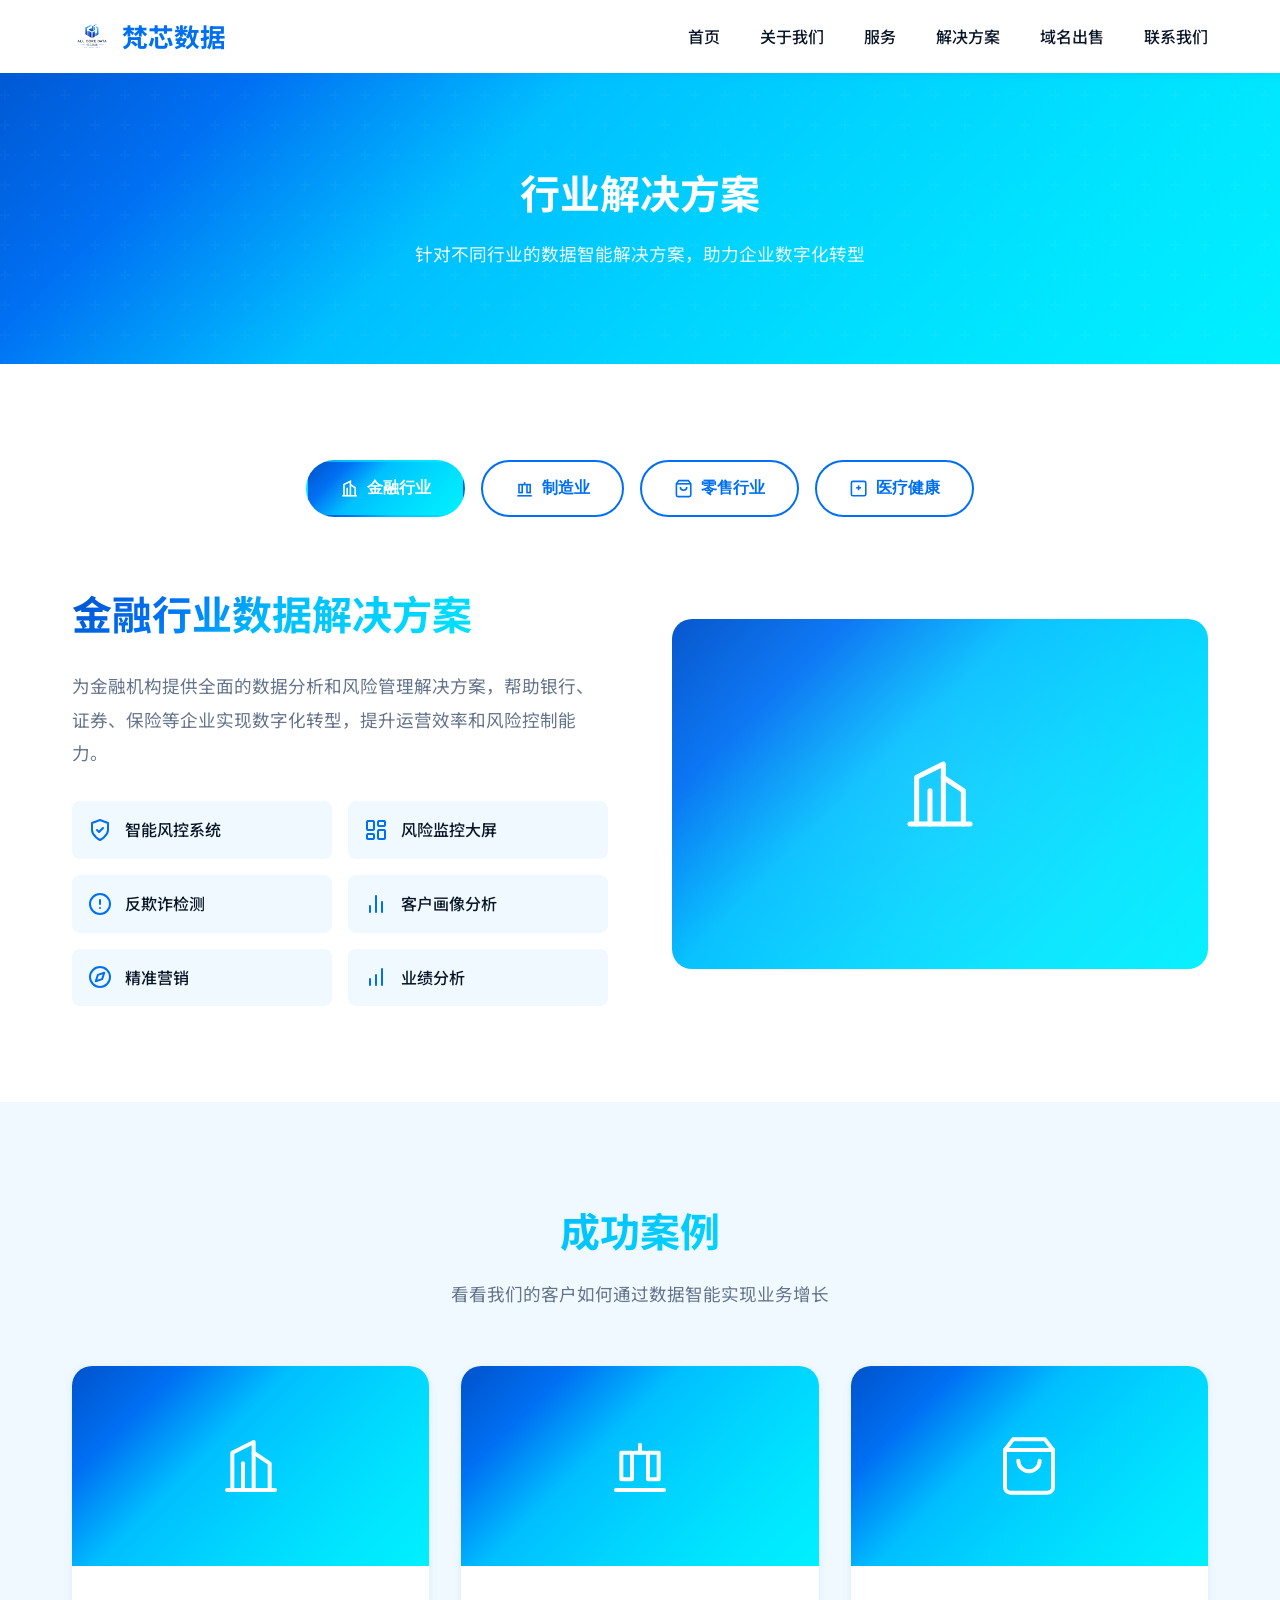
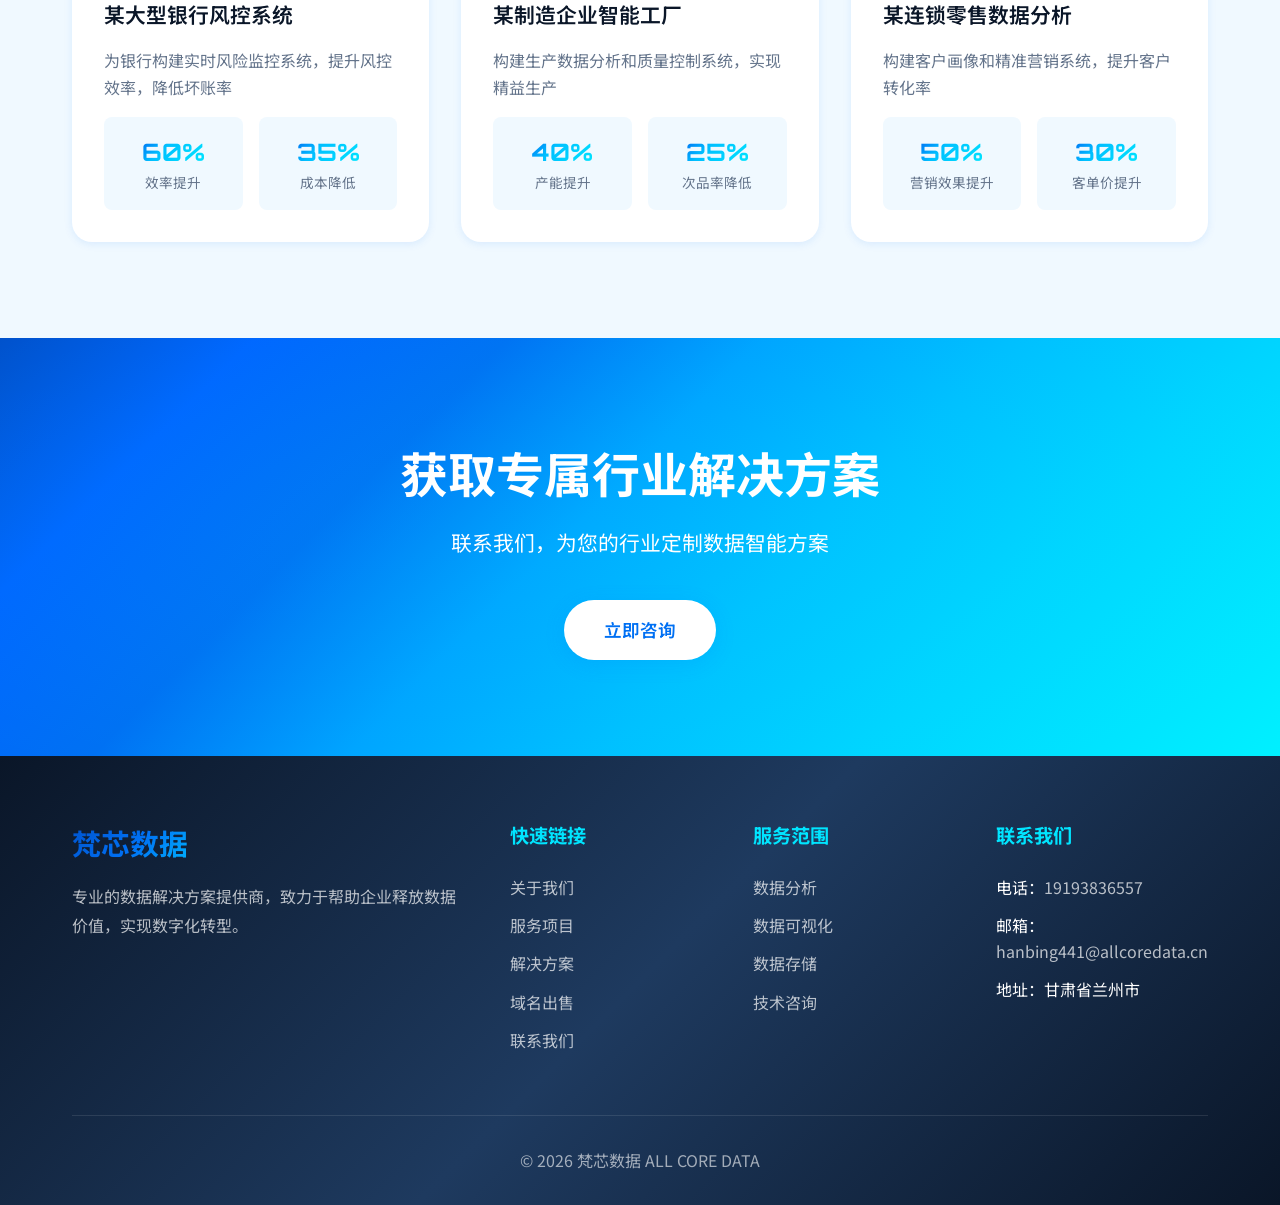
<file: solutions.html>
<!DOCTYPE html>
<html lang="zh-CN">
<head>
    <meta charset="UTF-8">
    <meta name="viewport" content="width=device-width, initial-scale=1.0">
    <meta name="description" content="梵芯数据行业解决方案 - 金融、制造、零售、医疗健康">
    <title>解决方案 - 梵芯数据 AllCoreData</title>
    <link rel="preconnect" href="https://fonts.googleapis.com">
    <link rel="preconnect" href="https://fonts.gstatic.com" crossorigin>
    <link href="https://fonts.googleapis.com/css2?family=Noto+Sans+SC:wght@400;500;600;700&family=Orbitron:wght@500;700&display=swap" rel="stylesheet">
    <link rel="stylesheet" href="css/styles.css">
    <style>
        .page-header {
            background: var(--gradient);
            padding: 10rem 0 6rem;
            color: var(--white);
            text-align: center;
            position: relative;
            overflow: hidden;
        }
        
        .page-header::before {
            content: '';
            position: absolute;
            top: 0;
            left: 0;
            width: 100%;
            height: 100%;
            background: url("data:image/svg+xml,%3Csvg width='60' height='60' viewBox='0 0 60 60' xmlns='http://www.w3.org/2000/svg'%3E%3Cg fill='none' fill-rule='evenodd'%3E%3Cg fill='%23ffffff' fill-opacity='0.05'%3E%3Cpath d='M36 34v-4h-2v4h-4v2h4v4h2v-4h4v-2h-4zm0-30V0h-2v4h-4v2h4v4h2V6h4V4h-4zM6 34v-4H4v4H0v2h4v4h2v-4h4v-2H6zM6 4V0H4v4H0v2h4v4h2V6h4V4H6z'/%3E%3C/g%3E%3C/g%3E%3C/svg%3E");
            opacity: 0.5;
        }
        
        .page-header h1 {
            font-size: 2.5rem;
            font-weight: 700;
            margin-bottom: 1rem;
            position: relative;
            z-index: 1;
        }
        
        .page-header p {
            font-size: 1.1rem;
            opacity: 0.95;
            position: relative;
            z-index: 1;
        }
        
        .solutions-section {
            padding: 6rem 0;
        }
        
        .tab-nav {
            display: flex;
            justify-content: center;
            gap: 1rem;
            margin-bottom: 4rem;
            flex-wrap: wrap;
        }
        
        .tab-btn {
            padding: 1rem 2rem;
            border: 2px solid var(--primary);
            background: transparent;
            color: var(--primary);
            border-radius: var(--radius-full);
            font-size: 1rem;
            font-weight: 600;
            cursor: pointer;
            transition: all var(--transition-base);
            display: flex;
            align-items: center;
            gap: 0.5rem;
        }
        
        .tab-btn svg {
            width: 1.2rem;
            height: 1.2rem;
            stroke: currentColor;
            fill: none;
            stroke-width: 2;
        }
        
        .tab-btn:hover {
            background: var(--primary);
            color: var(--white);
            transform: translateY(-2px);
        }
        
        .tab-btn.active {
            background: var(--gradient);
            color: var(--white);
            border-color: transparent;
        }
        
        .tab-content {
            display: none;
            animation: fadeIn 0.5s ease;
        }
        
        .tab-content.active {
            display: block;
        }
        
        @keyframes fadeIn {
            from { opacity: 0; transform: translateY(20px); }
            to { opacity: 1; transform: translateY(0); }
        }
        
        .solution-detail {
            display: grid;
            grid-template-columns: 1fr 1fr;
            gap: 4rem;
            align-items: center;
            margin-bottom: 4rem;
            padding-bottom: 4rem;
            border-bottom: 1px solid rgba(0, 102, 255, 0.1);
        }
        
        .solution-detail:last-child {
            border-bottom: none;
            margin-bottom: 0;
            padding-bottom: 0;
        }
        
        .solution-content h3 {
            font-size: 2.5rem;
            font-weight: 700;
            margin-bottom: 1.5rem;
            background: var(--gradient);
            -webkit-background-clip: text;
            -webkit-text-fill-color: transparent;
            background-clip: text;
        }
        
        .solution-content p {
            font-size: 1.1rem;
            color: var(--text-gray);
            line-height: 1.9;
            margin-bottom: 2rem;
        }
        
        .solution-features {
            display: grid;
            grid-template-columns: 1fr 1fr;
            gap: 1rem;
        }
        
        .solution-feature {
            display: flex;
            align-items: center;
            gap: 0.8rem;
            padding: 1rem;
            background: var(--bg-light);
            border-radius: var(--radius-sm);
            transition: all var(--transition-fast);
        }
        
        .solution-feature:hover {
            background: rgba(0, 102, 255, 0.1);
            transform: translateX(5px);
        }
        
        .solution-feature-icon {
            width: 1.5rem;
            height: 1.5rem;
        }
        
        .solution-feature-icon svg {
            width: 100%;
            height: 100%;
            stroke: var(--primary);
            fill: none;
            stroke-width: 2;
            stroke-linecap: round;
            stroke-linejoin: round;
        }
        
        .solution-feature span {
            font-weight: 500;
            color: var(--text-dark);
        }
        
        .solution-visual {
            height: 350px;
            background: var(--gradient);
            border-radius: var(--radius-lg);
            display: flex;
            align-items: center;
            justify-content: center;
            position: relative;
            overflow: hidden;
        }
        
        .solution-visual svg {
            width: 5rem;
            height: 5rem;
            stroke: white;
            fill: none;
            stroke-width: 1.5;
            stroke-linecap: round;
            stroke-linejoin: round;
            z-index: 1;
        }
        
        .solution-visual::before {
            content: '';
            position: absolute;
            top: -50%;
            left: -50%;
            width: 200%;
            height: 200%;
            background: radial-gradient(circle, rgba(255,255,255,0.1) 0%, transparent 70%);
            animation: pulse 3s ease-in-out infinite;
        }
        
        @keyframes pulse {
            0%, 100% { transform: scale(1); opacity: 0.5; }
            50% { transform: scale(1.1); opacity: 0.8; }
        }
        
        .cases-section {
            background: var(--bg-light);
            padding: 6rem 0;
        }
        
        .case-detail-grid {
            display: grid;
            grid-template-columns: repeat(3, 1fr);
            gap: 2rem;
            margin-top: 3rem;
        }
        
        .case-detail-card {
            background: var(--white);
            border-radius: var(--radius-lg);
            overflow: hidden;
            box-shadow: var(--shadow-sm);
            transition: all var(--transition-base);
        }
        
        .case-detail-card:hover {
            transform: translateY(-10px);
            box-shadow: var(--shadow-lg);
        }
        
        .case-detail-visual {
            height: 200px;
            background: var(--gradient);
            display: flex;
            align-items: center;
            justify-content: center;
        }
        
        .case-detail-visual svg {
            width: 4rem;
            height: 4rem;
            stroke: white;
            fill: none;
            stroke-width: 1.5;
            stroke-linecap: round;
            stroke-linejoin: round;
        }
        
        .case-detail-content {
            padding: 2rem;
        }
        
        .case-detail-content h4 {
            font-size: 1.3rem;
            font-weight: 600;
            margin-bottom: 1rem;
            color: var(--text-dark);
        }
        
        .case-detail-content p {
            color: var(--text-gray);
            line-height: 1.7;
            margin-bottom: 1rem;
        }
        
        .case-metrics {
            display: flex;
            gap: 1rem;
        }
        
        .case-metric {
            flex: 1;
            text-align: center;
            padding: 1rem;
            background: var(--bg-light);
            border-radius: var(--radius-sm);
        }
        
        .case-metric-value {
            font-size: 1.5rem;
            font-weight: 700;
            font-family: var(--font-display);
            background: var(--gradient);
            -webkit-background-clip: text;
            -webkit-text-fill-color: transparent;
            background-clip: text;
        }
        
        .case-metric-label {
            font-size: 0.85rem;
            color: var(--text-gray);
        }
        
        @media (max-width: 1024px) {
            .solution-detail {
                grid-template-columns: 1fr;
                gap: 2rem;
            }
            
            .solution-features {
                grid-template-columns: 1fr;
            }
            
            .case-detail-grid {
                grid-template-columns: 1fr;
            }
        }
        
        @media (max-width: 768px) {
            .page-header h1 {
                font-size: 2.5rem;
            }
            
            .solution-content h3 {
                font-size: 2rem;
            }
            
            .tab-nav {
                gap: 0.5rem;
            }
            
            .tab-btn {
                padding: 0.8rem 1.5rem;
                font-size: 0.9rem;
            }
        }
    </style>
</head>
<body>
    <nav class="navbar scrolled">
        <div class="container">
            <a href="index.html" class="logo">
                <img src="logo.png" alt="梵芯数据" style="height: 40px; margin-right: 10px; vertical-align: middle;">
                <span>梵芯数据</span>
            </a>
            <ul class="nav-links" id="navLinks">
                <li><a href="index.html">首页</a></li>
                <li><a href="about.html">关于我们</a></li>
                <li><a href="services.html">服务</a></li>
                <li><a href="solutions.html">解决方案</a></li>
                <li><a href="domains.html">域名出售</a></li>
                <li><a href="contact.html">联系我们</a></li>
            </ul>
            <div class="menu-toggle" id="menuToggle">
                <span></span>
                <span></span>
                <span></span>
            </div>
        </div>
    </nav>

    <header class="page-header">
        <div class="container">
            <h1>行业解决方案</h1>
            <p>针对不同行业的数据智能解决方案，助力企业数字化转型</p>
        </div>
    </header>

    <section class="solutions-section">
        <div class="container">
            <div class="tab-nav">
                <button class="tab-btn active" data-tab="finance">
                    <svg viewBox="0 0 24 24"><path d="M3 21h18"/><path d="M5 21V7l8-4v18"/><path d="M19 21V11l-6-4"/><path d="M9 21V11"/></svg>
                    金融行业
                </button>
                <button class="tab-btn" data-tab="manufacturing">
                    <svg viewBox="0 0 24 24"><path d="M3 21h18"/><rect x="5" y="7" width="4" height="10"/><rect x="15" y="7" width="4" height="10"/><path d="M10 7h4"/><path d="M12 4v3"/></svg>
                    制造业
                </button>
                <button class="tab-btn" data-tab="retail">
                    <svg viewBox="0 0 24 24"><path d="M6 2L3 6v14a2 2 0 0 0 2 2h14a2 2 0 0 0 2-2V6l-3-4z"/><line x1="3" y1="6" x2="21" y2="6"/><path d="M16 10a4 4 0 0 1-8 0"/></svg>
                    零售行业
                </button>
                <button class="tab-btn" data-tab="healthcare">
                    <svg viewBox="0 0 24 24"><rect x="3" y="3" width="18" height="18" rx="2" ry="2"/><path d="M9 11h6"/><path d="M12 8v6"/></svg>
                    医疗健康
                </button>
            </div>

            <div class="tab-content active" id="finance">
                <div class="solution-detail reveal">
                    <div class="solution-content">
                        <h3>金融行业数据解决方案</h3>
                        <p>为金融机构提供全面的数据分析和风险管理解决方案，帮助银行、证券、保险等企业实现数字化转型，提升运营效率和风险控制能力。</p>
                        <div class="solution-features">
                            <div class="solution-feature">
                                <div class="solution-feature-icon">
                                    <svg viewBox="0 0 24 24"><path d="M12 22s8-4 8-10V5l-8-3-8 3v7c0 6 8 10 8 10z"/><path d="M9 12l2 2 4-4"/></svg>
                                </div>
                                <span>智能风控系统</span>
                            </div>
                            <div class="solution-feature">
                                <div class="solution-feature-icon">
                                    <svg viewBox="0 0 24 24"><rect x="3" y="3" width="7" height="9" rx="1"/><rect x="14" y="3" width="7" height="5" rx="1"/><rect x="14" y="12" width="7" height="9" rx="1"/><rect x="3" y="16" width="7" height="5" rx="1"/></svg>
                                </div>
                                <span>风险监控大屏</span>
                            </div>
                            <div class="solution-feature">
                                <div class="solution-feature-icon">
                                    <svg viewBox="0 0 24 24"><circle cx="12" cy="12" r="10"/><line x1="12" y1="8" x2="12" y2="12"/><line x1="12" y1="16" x2="12.01" y2="16"/></svg>
                                </div>
                                <span>反欺诈检测</span>
                            </div>
                            <div class="solution-feature">
                                <div class="solution-feature-icon">
                                    <svg viewBox="0 0 24 24"><line x1="18" y1="20" x2="18" y2="10"/><line x1="12" y1="20" x2="12" y2="4"/><line x1="6" y1="20" x2="6" y2="14"/></svg>
                                </div>
                                <span>客户画像分析</span>
                            </div>
                            <div class="solution-feature">
                                <div class="solution-feature-icon">
                                    <svg viewBox="0 0 24 24"><circle cx="12" cy="12" r="10"/><polygon points="16.24 7.76 14.12 14.12 7.76 16.24 9.88 9.88 16.24 7.76"/></svg>
                                </div>
                                <span>精准营销</span>
                            </div>
                            <div class="solution-feature">
                                <div class="solution-feature-icon">
                                    <svg viewBox="0 0 24 24"><line x1="18" y1="20" x2="18" y2="4"/><line x1="12" y1="20" x2="12" y2="10"/><line x1="6" y1="20" x2="6" y2="14"/></svg>
                                </div>
                                <span>业绩分析</span>
                            </div>
                        </div>
                    </div>
                    <div class="solution-visual">
                        <svg viewBox="0 0 24 24"><path d="M3 21h18"/><path d="M5 21V7l8-4v18"/><path d="M19 21V11l-6-4"/><path d="M9 21V11"/></svg>
                    </div>
                </div>
            </div>

            <div class="tab-content" id="manufacturing">
                <div class="solution-detail reveal">
                    <div class="solution-content">
                        <h3>制造业数据解决方案</h3>
                        <p>为制造企业提供生产数据分析、质量控制和供应链优化解决方案，帮助企业实现智能制造，提升生产效率和产品质量。</p>
                        <div class="solution-features">
                            <div class="solution-feature">
                                <div class="solution-feature-icon">
                                    <svg viewBox="0 0 24 24"><path d="M3 21h18"/><rect x="5" y="7" width="4" height="10"/><rect x="15" y="7" width="4" height="10"/><path d="M10 7h4"/><path d="M12 4v3"/></svg>
                                </div>
                                <span>生产监控</span>
                            </div>
                            <div class="solution-feature">
                                <div class="solution-feature-icon">
                                    <svg viewBox="0 0 24 24"><path d="M22 11.08V12a10 10 0 1 1-5.93-9.14"/><polyline points="22 4 12 14.01 9 11.01"/></svg>
                                </div>
                                <span>质量分析</span>
                            </div>
                            <div class="solution-feature">
                                <div class="solution-feature-icon">
                                    <svg viewBox="0 0 24 24"><path d="M20 7h-3a2 2 0 0 1-2-2V2"/><path d="M4 20h16a2 2 0 0 0 2-2V8a2 2 0 0 0-2-2H7a2 2 0 0 0-2 2v8a2 2 0 0 0 2 2zm5-13h10"/><rect x="6" y="13" width="4" height="4"/><rect x="14" y="13" width="4" height="4"/></svg>
                                </div>
                                <span>供应链优化</span>
                            </div>
                            <div class="solution-feature">
                                <div class="solution-feature-icon">
                                    <svg viewBox="0 0 24 24"><path d="M14.7 6.3a1 1 0 0 0 0 1.4l1.6 1.6a1 1 0 0 0 1.4 0l3.77-3.77a6 6 0 0 1-7.94 7.94l-6.91 6.91a2.12 2.12 0 0 1-3-3l6.91-6.91a6 6 0 0 1 7.94-7.94l-3.76 3.76z"/></svg>
                                </div>
                                <span>设备预测维护</span>
                            </div>
                            <div class="solution-feature">
                                <div class="solution-feature-icon">
                                    <svg viewBox="0 0 24 24"><line x1="18" y1="20" x2="18" y2="4"/><line x1="12" y1="20" x2="12" y2="10"/><line x1="6" y1="20" x2="6" y2="14"/></svg>
                                </div>
                                <span>成本分析</span>
                            </div>
                            <div class="solution-feature">
                                <div class="solution-feature-icon">
                                    <svg viewBox="0 0 24 24"><polygon points="13 2 3 14 12 14 11 22 21 10 12 10 13 2"/></svg>
                                </div>
                                <span>能源管理</span>
                            </div>
                        </div>
                    </div>
                    <div class="solution-visual">
                        <svg viewBox="0 0 24 24"><path d="M3 21h18"/><rect x="5" y="7" width="4" height="10"/><rect x="15" y="7" width="4" height="10"/><path d="M10 7h4"/><path d="M12 4v3"/></svg>
                    </div>
                </div>
            </div>

            <div class="tab-content" id="retail">
                <div class="solution-detail reveal">
                    <div class="solution-content">
                        <h3>零售行业数据解决方案</h3>
                        <p>为零售企业提供客户洞察、库存优化和营销分析解决方案，帮助企业提升客户体验，增加销售额和利润。</p>
                        <div class="solution-features">
                            <div class="solution-feature">
                                <div class="solution-feature-icon">
                                    <svg viewBox="0 0 24 24"><path d="M17 21v-2a4 4 0 0 0-4-4H5a4 4 0 0 0-4 4v2"/><circle cx="9" cy="7" r="4"/><path d="M23 21v-2a4 4 0 0 0-3-3.87"/><path d="M16 3.13a4 4 0 0 1 0 7.75"/></svg>
                                </div>
                                <span>客户画像</span>
                            </div>
                            <div class="solution-feature">
                                <div class="solution-feature-icon">
                                    <svg viewBox="0 0 24 24"><circle cx="12" cy="12" r="10"/><polygon points="16.24 7.76 14.12 14.12 7.76 16.24 9.88 9.88 16.24 7.76"/></svg>
                                </div>
                                <span>精准营销</span>
                            </div>
                            <div class="solution-feature">
                                <div class="solution-feature-icon">
                                    <svg viewBox="0 0 24 24"><path d="M20 7h-3a2 2 0 0 1-2-2V2"/><path d="M4 20h16a2 2 0 0 0 2-2V8a2 2 0 0 0-2-2H7a2 2 0 0 0-2 2v8a2 2 0 0 0 2 2zm5-13h10"/><rect x="6" y="13" width="4" height="4"/><rect x="14" y="13" width="4" height="4"/></svg>
                                </div>
                                <span>库存优化</span>
                            </div>
                            <div class="solution-feature">
                                <div class="solution-feature-icon">
                                    <svg viewBox="0 0 24 24"><path d="M6 2L3 6v14a2 2 0 0 0 2 2h14a2 2 0 0 0 2-2V6l-3-4z"/><line x1="3" y1="6" x2="21" y2="6"/><path d="M16 10a4 4 0 0 1-8 0"/></svg>
                                </div>
                                <span>购物行为分析</span>
                            </div>
                            <div class="solution-feature">
                                <div class="solution-feature-icon">
                                    <svg viewBox="0 0 24 24"><rect x="3" y="3" width="7" height="9" rx="1"/><rect x="14" y="3" width="7" height="5" rx="1"/><rect x="14" y="12" width="7" height="9" rx="1"/><rect x="3" y="16" width="7" height="5" rx="1"/></svg>
                                </div>
                                <span>销售预测</span>
                            </div>
                            <div class="solution-feature">
                                <div class="solution-feature-icon">
                                    <svg viewBox="0 0 24 24"><path d="M6 2L3 6v14a2 2 0 0 0 2 2h14a2 2 0 0 0 2-2V6l-3-4z"/><line x1="3" y1="6" x2="21" y2="6"/><path d="M16 10a4 4 0 0 1-8 0"/></svg>
                                </div>
                                <span>门店分析</span>
                            </div>
                        </div>
                    </div>
                    <div class="solution-visual">
                        <svg viewBox="0 0 24 24"><path d="M6 2L3 6v14a2 2 0 0 0 2 2h14a2 2 0 0 0 2-2V6l-3-4z"/><line x1="3" y1="6" x2="21" y2="6"/><path d="M16 10a4 4 0 0 1-8 0"/></svg>
                    </div>
                </div>
            </div>

            <div class="tab-content" id="healthcare">
                <div class="solution-detail reveal">
                    <div class="solution-content">
                        <h3>医疗健康数据解决方案</h3>
                        <p>为医疗机构提供数据分析和智能化管理解决方案，帮助医院和医疗机构提升诊疗效率，优化资源配置，改善患者体验。</p>
                        <div class="solution-features">
                            <div class="solution-feature">
                                <div class="solution-feature-icon">
                                    <svg viewBox="0 0 24 24"><rect x="3" y="3" width="18" height="18" rx="2" ry="2"/><path d="M9 11h6"/><path d="M12 8v6"/></svg>
                                </div>
                                <span>诊疗数据分析</span>
                            </div>
                            <div class="solution-feature">
                                <div class="solution-feature-icon">
                                    <svg viewBox="0 0 24 24"><path d="M17 21v-2a4 4 0 0 0-4-4H5a4 4 0 0 0-4 4v2"/><circle cx="9" cy="7" r="4"/><path d="M23 21v-2a4 4 0 0 0-3-3.87"/><path d="M16 3.13a4 4 0 0 1 0 7.75"/></svg>
                                </div>
                                <span>患者管理</span>
                            </div>
                            <div class="solution-feature">
                                <div class="solution-feature-icon">
                                    <svg viewBox="0 0 24 24"><rect x="3" y="3" width="18" height="18" rx="2" ry="2"/><path d="M9 11h6"/><path d="M12 8v6"/></svg>
                                </div>
                                <span>药品管理</span>
                            </div>
                            <div class="solution-feature">
                                <div class="solution-feature-icon">
                                    <svg viewBox="0 0 24 24"><rect x="3" y="3" width="7" height="9" rx="1"/><rect x="14" y="3" width="7" height="5" rx="1"/><rect x="14" y="12" width="7" height="9" rx="1"/><rect x="3" y="16" width="7" height="5" rx="1"/></svg>
                                </div>
                                <span>运营分析</span>
                            </div>
                            <div class="solution-feature">
                                <div class="solution-feature-icon">
                                    <svg viewBox="0 0 24 24"><path d="M21 11.5a8.38 8.38 0 0 1-.9 3.8 8.5 8.5 0 0 1-7.6 4.7 8.38 8.38 0 0 1-3.8-.9L3 21l1.9-5.7a8.38 8.38 0 0 1-.9-3.8 8.5 8.5 0 0 1 4.7-7.6 8.38 8.38 0 0 1 3.8-.9h.5a8.48 8.48 0 0 1 8 8v.5z"/></svg>
                                </div>
                                <span>科研支持</span>
                            </div>
                            <div class="solution-feature">
                                <div class="solution-feature-icon">
                                    <svg viewBox="0 0 24 24"><circle cx="12" cy="12" r="10"/><polygon points="10 8 16 12 10 16 10 8"/></svg>
                                </div>
                                <span>资源调度</span>
                            </div>
                        </div>
                    </div>
                    <div class="solution-visual">
                        <svg viewBox="0 0 24 24"><rect x="3" y="3" width="18" height="18" rx="2" ry="2"/><path d="M9 11h6"/><path d="M12 8v6"/></svg>
                    </div>
                </div>
            </div>
        </div>
    </section>

    <section class="cases-section">
        <div class="container">
            <h2 class="section-title reveal">成功案例</h2>
            <p class="section-subtitle reveal">看看我们的客户如何通过数据智能实现业务增长</p>
            <div class="case-detail-grid">
                <div class="case-detail-card reveal">
                    <div class="case-detail-visual">
                        <svg viewBox="0 0 24 24"><path d="M3 21h18"/><path d="M5 21V7l8-4v18"/><path d="M19 21V11l-6-4"/><path d="M9 21V11"/></svg>
                    </div>
                    <div class="case-detail-content">
                        <h4>某大型银行风控系统</h4>
                        <p>为银行构建实时风险监控系统，提升风控效率，降低坏账率</p>
                        <div class="case-metrics">
                            <div class="case-metric">
                                <div class="case-metric-value">60%</div>
                                <div class="case-metric-label">效率提升</div>
                            </div>
                            <div class="case-metric">
                                <div class="case-metric-value">35%</div>
                                <div class="case-metric-label">成本降低</div>
                            </div>
                        </div>
                    </div>
                </div>
                <div class="case-detail-card reveal">
                    <div class="case-detail-visual">
                        <svg viewBox="0 0 24 24"><path d="M3 21h18"/><rect x="5" y="7" width="4" height="10"/><rect x="15" y="7" width="4" height="10"/><path d="M10 7h4"/><path d="M12 4v3"/></svg>
                    </div>
                    <div class="case-detail-content">
                        <h4>某制造企业智能工厂</h4>
                        <p>构建生产数据分析和质量控制系统，实现精益生产</p>
                        <div class="case-metrics">
                            <div class="case-metric">
                                <div class="case-metric-value">40%</div>
                                <div class="case-metric-label">产能提升</div>
                            </div>
                            <div class="case-metric">
                                <div class="case-metric-value">25%</div>
                                <div class="case-metric-label">次品率降低</div>
                            </div>
                        </div>
                    </div>
                </div>
                <div class="case-detail-card reveal">
                    <div class="case-detail-visual">
                        <svg viewBox="0 0 24 24"><path d="M6 2L3 6v14a2 2 0 0 0 2 2h14a2 2 0 0 0 2-2V6l-3-4z"/><line x1="3" y1="6" x2="21" y2="6"/><path d="M16 10a4 4 0 0 1-8 0"/></svg>
                    </div>
                    <div class="case-detail-content">
                        <h4>某连锁零售数据分析</h4>
                        <p>构建客户画像和精准营销系统，提升客户转化率</p>
                        <div class="case-metrics">
                            <div class="case-metric">
                                <div class="case-metric-value">50%</div>
                                <div class="case-metric-label">营销效果提升</div>
                            </div>
                            <div class="case-metric">
                                <div class="case-metric-value">30%</div>
                                <div class="case-metric-label">客单价提升</div>
                            </div>
                        </div>
                    </div>
                </div>
            </div>
        </div>
    </section>

    <section class="cta section">
        <div class="container">
            <h2 class="reveal">获取专属行业解决方案</h2>
            <p class="reveal">联系我们，为您的行业定制数据智能方案</p>
            <a href="contact.html" class="btn btn-white reveal">立即咨询</a>
        </div>
    </section>

    <footer>
        <div class="container">
            <div class="footer-grid">
                <div class="footer-brand">
                    <h3>梵芯数据</h3>
                    <p>专业的数据解决方案提供商，致力于帮助企业释放数据价值，实现数字化转型。</p>
                </div>
                <nav class="footer-links" aria-label="快速链接">
                    <h4>快速链接</h4>
                    <ul>
                        <li><a href="about.html">关于我们</a></li>
                        <li><a href="services.html">服务项目</a></li>
                        <li><a href="solutions.html">解决方案</a></li>
                        <li><a href="domains.html">域名出售</a></li>
                        <li><a href="contact.html">联系我们</a></li>
                    </ul>
                </nav>
                <div class="footer-links">
                    <h4>服务范围</h4>
                    <ul>
                        <li><a href="services.html">数据分析</a></li>
                        <li><a href="services.html">数据可视化</a></li>
                        <li><a href="services.html">数据存储</a></li>
                        <li><a href="services.html">技术咨询</a></li>
                    </ul>
                </div>
                <div class="footer-links">
                    <h4>联系我们</h4>
                    <ul>
                        <li>电话：<a href="tel:19193836557">19193836557</a></li>
                        <li>邮箱：<a href="mailto:hanbing441@allcoredata.cn">hanbing441@allcoredata.cn</a></li>
                        <li>地址：甘肃省兰州市</li>
                    </ul>
                </div>
            </div>
            <div class="footer-bottom">
                <p>&copy; 2026 梵芯数据 ALL CORE DATA</p>
            </div>
        </div>
    </footer>

    <script src="js/main.js"></script>
</body>
</html>
</file>
<file: css/styles.css>
:root {
    --primary: #0070F3;
    --primary-light: #00BFFF;
    --primary-dark: #0052CC;
    --secondary: #00D4FF;
    --secondary-light: #00E5FF;
    --accent: #00F0FF;
    --accent-glow: #00FFFF;
    --white: #ffffff;
    --bg-light: #F0F9FF;
    --bg-soft: #F8FAFC;
    --bg-gradient: linear-gradient(135deg, #E6F4FF 0%, #D6EDFF 50%, #C6E7FF 100%);
    --text-dark: #0A1628;
    --text-gray: #64748B;
    --text-light: #94A3B8;
    --gradient: linear-gradient(135deg, #0052CC 0%, #0070F3 20%, #00BFFF 40%, #00D4FF 60%, #00E5FF 80%, #00F0FF 100%);
    --gradient-soft: linear-gradient(135deg, #0070F3 0%, #00A3FF 33%, #00BFFF 66%, #00D4FF 100%);
    --gradient-light: linear-gradient(135deg, #E6F4FF 0%, #B3E0FF 50%, #80D4FF 100%);
    --gradient-hero: linear-gradient(135deg, #0052CC 0%, #0066FF 15%, #0070F3 30%, #00A3FF 45%, #00BFFF 60%, #00D4FF 75%, #00E5FF 90%, #00F0FF 100%);
    --gradient-dark: linear-gradient(135deg, #0A1628 0%, #1E3A5F 50%, #0A1628 100%);
    --gradient-card: linear-gradient(180deg, #ffffff 0%, #F0F9FF 100%);
    --shadow-sm: 0 2px 8px rgba(0, 112, 243, 0.1);
    --shadow-md: 0 4px 20px rgba(0, 112, 243, 0.15);
    --shadow-lg: 0 8px 40px rgba(0, 112, 243, 0.2);
    --shadow-xl: 0 12px 60px rgba(0, 112, 243, 0.25);
    --glow-primary: 0 0 20px rgba(0, 112, 243, 0.3);
    --glow-accent: 0 0 30px rgba(0, 240, 255, 0.4);
    --radius-sm: 8px;
    --radius-md: 12px;
    --radius-lg: 20px;
    --radius-xl: 30px;
    --radius-full: 50px;
    --transition-fast: 0.2s ease;
    --transition-base: 0.3s ease;
    --transition-slow: 0.5s ease;
    --font-sans: 'Noto Sans SC', -apple-system, BlinkMacSystemFont, 'Segoe UI', sans-serif;
    --font-display: 'Orbitron', 'Noto Sans SC', sans-serif;
}

[data-theme="dark"] {
    --primary: #00BFFF;
    --primary-light: #00D4FF;
    --primary-dark: #0070F3;
    --secondary: #00E5FF;
    --secondary-light: #00F0FF;
    --accent: #00FFFF;
    --accent-glow: #00F0FF;
    --white: #0A1628;
    --bg-light: #1E3A5F;
    --bg-soft: #0A1628;
    --bg-gradient: linear-gradient(135deg, #1E3A5F 0%, #0A1628 50%, #1E3A5F 100%);
    --text-dark: #F8FAFC;
    --text-gray: #CBD5E1;
    --text-light: #94A3B8;
    --gradient-dark: linear-gradient(135deg, #F8FAFC 0%, #CBD5E1 50%, #F8FAFC 100%);
    --gradient-card: linear-gradient(180deg, #1E3A5F 0%, #0A1628 100%);
    --shadow-sm: 0 2px 8px rgba(0, 0, 0, 0.3);
    --shadow-md: 0 4px 20px rgba(0, 0, 0, 0.4);
    --shadow-lg: 0 8px 40px rgba(0, 0, 0, 0.5);
    --shadow-xl: 0 12px 60px rgba(0, 0, 0, 0.6);
}

* {
    margin: 0;
    padding: 0;
    box-sizing: border-box;
}

html {
    scroll-behavior: smooth;
}

body {
    font-family: var(--font-sans);
    line-height: 1.6;
    color: var(--text-dark);
    background: var(--white);
    overflow-x: hidden;
}

a {
    text-decoration: none;
    color: inherit;
}

ul {
    list-style: none;
}

img {
    max-width: 100%;
    height: auto;
}

.skip-link {
    position: absolute;
    top: -40px;
    left: 0;
    background: var(--primary);
    color: var(--white);
    padding: 8px 16px;
    z-index: 10000;
    transition: top 0.3s;
}

.skip-link:focus {
    top: 0;
}

@media (prefers-reduced-motion: reduce) {
    *,
    *::before,
    *::after {
        animation-duration: 0.01ms !important;
        animation-iteration-count: 1 !important;
        transition-duration: 0.01ms !important;
    }
}

.container {
    max-width: 1200px;
    margin: 0 auto;
    padding: 0 2rem;
}

@media (max-width: 480px) {
    .container {
        padding: 0 1.25rem;
    }
}

.btn {
    display: inline-flex;
    align-items: center;
    justify-content: center;
    gap: 0.5rem;
    padding: 1rem 2.5rem;
    border-radius: var(--radius-full);
    font-size: 1rem;
    font-weight: 600;
    cursor: pointer;
    transition: all var(--transition-base);
    border: none;
    outline: none;
}

.btn-primary {
    background: var(--gradient);
    color: var(--white);
    box-shadow: var(--shadow-md), var(--glow-primary);
}

.btn-primary:hover {
    transform: translateY(-3px);
    box-shadow: var(--shadow-lg), var(--glow-accent);
}

.btn-primary:active {
    transform: translateY(-1px);
}

.btn-secondary {
    background: transparent;
    color: var(--primary);
    border: 2px solid var(--primary);
}

.btn-secondary:hover {
    background: var(--primary);
    color: var(--white);
    transform: translateY(-3px);
    box-shadow: var(--glow-primary);
}

.btn-white {
    background: var(--white);
    color: var(--primary);
    box-shadow: var(--shadow-md);
}

.btn-white:hover {
    transform: translateY(-3px);
    box-shadow: var(--shadow-lg);
    background: var(--white);
    color: var(--primary-dark);
}

.btn-outline-white {
    background: transparent;
    color: var(--white);
    border: 2px solid var(--white);
}

.btn-outline-white:hover {
    background: var(--white);
    color: var(--primary);
    transform: translateY(-3px);
}

.section {
    padding: 5rem 0;
}

.section-title {
    font-size: 2.5rem;
    font-weight: 700;
    text-align: center;
    margin-bottom: 1rem;
    background: var(--gradient);
    -webkit-background-clip: text;
    -webkit-text-fill-color: transparent;
    background-clip: text;
}

.section-subtitle {
    font-size: 1.1rem;
    color: var(--text-gray);
    text-align: center;
    max-width: 650px;
    margin: 0 auto 3.5rem;
    line-height: 1.8;
}

.navbar {
    position: fixed;
    top: 0;
    left: 0;
    width: 100%;
    padding: 1.5rem 0;
    z-index: 1000;
    transition: all var(--transition-base);
}

.navbar.scrolled {
    background: var(--white);
    backdrop-filter: blur(20px);
    box-shadow: var(--shadow-sm);
    padding: 1rem 0;
}

.navbar .container {
    display: flex;
    justify-content: space-between;
    align-items: center;
}

.logo {
    font-size: 1.6rem;
    font-weight: 700;
    color: var(--white);
    transition: color var(--transition-fast);
    display: flex;
    align-items: center;
}

[data-theme="dark"] .logo {
    color: var(--text-dark);
}

.navbar.scrolled .logo {
    color: var(--primary);
}

.logo img {
    border-radius: var(--radius-sm);
}

.nav-links {
    display: flex;
    gap: 2.5rem;
}

.nav-links a {
    color: rgba(255, 255, 255, 0.9);
    font-weight: 500;
    position: relative;
    transition: color var(--transition-fast);
}

.navbar.scrolled .nav-links a {
    color: var(--text-dark);
}

.nav-links a:hover {
    color: var(--secondary-light);
}

.navbar.scrolled .nav-links a:hover {
    color: var(--primary);
}

.nav-links a::after {
    content: '';
    position: absolute;
    bottom: -5px;
    left: 0;
    width: 0;
    height: 2px;
    background: var(--gradient);
    transition: width var(--transition-base);
}

.nav-links a:hover::after {
    width: 100%;
}

.menu-toggle {
    display: none;
    flex-direction: column;
    gap: 6px;
    cursor: pointer;
    padding: 8px;
    border-radius: 8px;
    transition: all var(--transition-fast);
}

.menu-toggle:hover {
    background: rgba(255, 255, 255, 0.1);
}

.navbar.scrolled .menu-toggle:hover {
    background: rgba(0, 112, 243, 0.1);
}

.menu-toggle span {
    width: 28px;
    height: 3px;
    background: var(--white);
    border-radius: 3px;
    transition: all var(--transition-fast);
}

.navbar.scrolled .menu-toggle span {
    background: var(--text-dark);
}

.hero {
    height: 100vh;
    display: flex;
    align-items: center;
    justify-content: center;
    text-align: center;
    color: var(--white);
    position: relative;
    overflow: hidden;
}

.hero-bg {
    position: absolute;
    top: 0;
    left: 0;
    width: 100%;
    height: 100%;
    background: var(--gradient-hero);
    z-index: -2;
}

.hero-bg::before {
    content: '';
    position: absolute;
    top: 0;
    left: 0;
    right: 0;
    bottom: 0;
    background: radial-gradient(ellipse at 30% 50%, rgba(0, 240, 255, 0.15) 0%, transparent 50%),
                radial-gradient(ellipse at 70% 80%, rgba(0, 112, 243, 0.2) 0%, transparent 50%);
}

#particles-canvas {
    position: absolute;
    top: 0;
    left: 0;
    width: 100%;
    height: 100%;
    z-index: -1;
}

.hero-content {
    max-width: 900px;
    padding: 0 2rem;
    z-index: 1;
}

.hero-logo {
    margin-bottom: 2rem;
    animation: fadeInUp 0.8s ease;
}

.hero-logo-img {
    width: 400px;
    height: auto;
    filter: brightness(0) invert(1);
    opacity: 0.95;
}

[data-theme="dark"] .hero-logo-img {
    filter: brightness(0) invert(1);
}

.hero h1 {
    font-size: 3rem;
    font-weight: 700;
    margin-bottom: 1.5rem;
    animation: fadeInUp 0.8s ease;
    line-height: 1.3;
}

.hero p {
    font-size: 1.4rem;
    opacity: 0.95;
    margin-bottom: 3rem;
    animation: fadeInUp 0.8s ease 0.2s both;
}

.hero-buttons {
    display: flex;
    gap: 1.5rem;
    justify-content: center;
    flex-wrap: wrap;
    animation: fadeInUp 0.8s ease 0.4s both;
}

.stats {
    background: var(--bg-gradient);
    padding: 5rem 0;
}

.stats-grid {
    display: grid;
    grid-template-columns: repeat(4, 1fr);
    gap: 2rem;
}

.stat-card {
    text-align: center;
    padding: 2.5rem;
    background: var(--white);
    border-radius: var(--radius-lg);
    box-shadow: var(--shadow-sm);
    transition: all var(--transition-base);
    border: 1px solid rgba(0, 112, 243, 0.1);
}

.stat-card:hover {
    transform: translateY(-5px);
    box-shadow: var(--shadow-lg);
    border-color: var(--primary);
}

.stat-icon {
    font-size: 3rem;
    margin-bottom: 1rem;
}

.stat-number {
    font-size: 3.5rem;
    font-weight: 700;
    font-family: var(--font-display);
    background: var(--gradient);
    -webkit-background-clip: text;
    -webkit-text-fill-color: transparent;
    background-clip: text;
    margin-bottom: 0.5rem;
}

.stat-label {
    font-size: 1.1rem;
    color: var(--text-gray);
}

.services-preview {
    padding: 6rem 0;
    background: linear-gradient(180deg, var(--white) 0%, var(--bg-light) 100%);
}

.services-grid {
    display: grid;
    grid-template-columns: repeat(3, 1fr);
    gap: 2rem;
    margin-top: 3rem;
}

.service-card {
    padding: 3rem;
    background: var(--gradient-card);
    border-radius: var(--radius-lg);
    box-shadow: var(--shadow-sm);
    border: 1px solid rgba(0, 112, 243, 0.1);
    transition: all var(--transition-base);
    position: relative;
    overflow: hidden;
}

.service-card::before {
    content: '';
    position: absolute;
    top: 0;
    left: 0;
    width: 100%;
    height: 4px;
    background: var(--gradient);
    transform: scaleX(0);
    transform-origin: left;
    transition: transform var(--transition-base);
}

.service-card:hover::before {
    transform: scaleX(1);
}

.service-card:hover {
    transform: translateY(-10px);
    box-shadow: var(--shadow-lg);
    border-color: var(--primary);
}

.service-icon {
    width: 70px;
    height: 70px;
    background: var(--gradient);
    border-radius: var(--radius-md);
    display: flex;
    align-items: center;
    justify-content: center;
    font-size: 2rem;
    margin-bottom: 1.5rem;
    box-shadow: var(--glow-primary);
}

.service-card h3 {
    font-size: 1.5rem;
    font-weight: 600;
    margin-bottom: 1rem;
    color: var(--text-dark);
}

.service-card p {
    color: var(--text-gray);
    line-height: 1.8;
}

.cases-preview {
    background: var(--bg-gradient);
    padding: 6rem 0;
}

.cases-grid {
    display: grid;
    grid-template-columns: repeat(3, 1fr);
    gap: 2rem;
    margin-top: 3rem;
}

.case-card {
    position: relative;
    height: 300px;
    border-radius: var(--radius-lg);
    overflow: hidden;
    cursor: pointer;
    box-shadow: var(--shadow-md);
}

.case-card img {
    width: 100%;
    height: 100%;
    object-fit: cover;
    transition: transform var(--transition-slow);
}

.case-card:hover img {
    transform: scale(1.1);
}

.case-overlay {
    position: absolute;
    bottom: 0;
    left: 0;
    right: 0;
    padding: 2rem;
    background: linear-gradient(transparent, rgba(0, 0, 0, 0.8));
    color: var(--white);
}

.case-overlay h3 {
    font-size: 1.3rem;
    margin-bottom: 0.5rem;
}

.partners {
    padding: 5rem 0;
    background: var(--white);
    text-align: center;
}

.partners h2 {
    font-size: 2rem;
    margin-bottom: 3rem;
    color: var(--text-dark);
}

.partners-grid {
    display: flex;
    justify-content: center;
    align-items: center;
    gap: 4rem;
    flex-wrap: wrap;
}

.partner-logo {
    font-size: 1.8rem;
    font-weight: 700;
    color: var(--text-gray);
    opacity: 0.6;
    transition: opacity var(--transition-fast), color var(--transition-fast);
}

.partner-logo:hover {
    opacity: 1;
    color: var(--primary);
}

.cta {
    background: var(--gradient-hero);
    padding: 6rem 0;
    text-align: center;
    color: var(--white);
    position: relative;
    overflow: hidden;
}

.cta::before {
    content: '';
    position: absolute;
    top: -50%;
    left: -50%;
    width: 200%;
    height: 200%;
    background: radial-gradient(ellipse, rgba(0, 240, 255, 0.1) 0%, transparent 50%);
    animation: pulse 4s ease-in-out infinite;
}

@keyframes pulse {
    0%, 100% { transform: scale(1); opacity: 0.5; }
    50% { transform: scale(1.1); opacity: 0.8; }
}

.cta h2 {
    font-size: 3rem;
    margin-bottom: 1rem;
    position: relative;
    z-index: 1;
}

.cta p {
    font-size: 1.3rem;
    margin-bottom: 2.5rem;
    opacity: 0.95;
    position: relative;
    z-index: 1;
}

.cta .btn-white {
    font-size: 1.1rem;
    position: relative;
    z-index: 1;
}

footer {
    background: var(--gradient-dark);
    color: var(--white);
    padding: 4rem 0 2rem;
}

.footer-grid {
    display: grid;
    grid-template-columns: 2fr 1fr 1fr 1fr;
    gap: 3rem;
    margin-bottom: 3rem;
}

.footer-brand h3 {
    font-size: 1.8rem;
    margin-bottom: 1rem;
    background: var(--gradient);
    -webkit-background-clip: text;
    -webkit-text-fill-color: transparent;
    background-clip: text;
}

.footer-brand p {
    color: rgba(255, 255, 255, 0.7);
    line-height: 1.8;
}

.footer-links h4 {
    font-size: 1.2rem;
    margin-bottom: 1.5rem;
    color: var(--secondary-light);
}

.footer-links ul li {
    margin-bottom: 0.8rem;
}

.footer-links a {
    color: rgba(255, 255, 255, 0.7);
    transition: color var(--transition-fast);
}

.footer-links a:hover {
    color: var(--secondary);
}

.footer-bottom {
    padding-top: 2rem;
    border-top: 1px solid rgba(255, 255, 255, 0.1);
    text-align: center;
    color: rgba(255, 255, 255, 0.6);
}

@keyframes fadeInUp {
    from {
        opacity: 0;
        transform: translateY(30px);
    }
    to {
        opacity: 1;
        transform: translateY(0);
    }
}

@keyframes fadeInLeft {
    from {
        opacity: 0;
        transform: translateX(-30px);
    }
    to {
        opacity: 1;
        transform: translateX(0);
    }
}

@keyframes fadeInRight {
    from {
        opacity: 0;
        transform: translateX(30px);
    }
    to {
        opacity: 1;
        transform: translateX(0);
    }
}

.reveal {
    opacity: 0;
    transform: translateY(40px);
    transition: all 0.6s ease;
}

.reveal.visible {
    opacity: 1;
    transform: translateY(0);
}

.reveal-left {
    opacity: 0;
    transform: translateX(-40px);
    transition: all 0.6s ease;
}

.reveal-left.visible {
    opacity: 1;
    transform: translateX(0);
}

.reveal-right {
    opacity: 0;
    transform: translateX(40px);
    transition: all 0.6s ease;
}

.reveal-right.visible {
    opacity: 1;
    transform: translateX(0);
}

@media (max-width: 1024px) {
    .stats-grid {
        grid-template-columns: repeat(2, 1fr);
    }
    
    .services-grid {
        grid-template-columns: repeat(2, 1fr);
    }
    
    .cases-grid {
        grid-template-columns: repeat(2, 1fr);
    }
    
    .footer-grid {
        grid-template-columns: repeat(2, 1fr);
    }
}

@media (max-width: 768px) {
    .navbar {
        padding: 0.875rem 0;
        background: rgba(0, 82, 204, 0.95);
        backdrop-filter: blur(20px);
    }
    
    .navbar.scrolled {
        padding: 0.75rem 0;
        background: var(--white) !important;
    }
    
    .logo {
        font-size: 1.3rem;
    }
    
    .logo img {
        height: 36px !important;
    }
    
    .menu-toggle {
        display: flex;
        z-index: 1001;
    }
    
    .nav-links {
        position: fixed;
        top: 0;
        right: -100%;
        width: 100%;
        height: 100vh;
        background: var(--gradient-hero);
        flex-direction: column;
        justify-content: center;
        align-items: center;
        transition: right var(--transition-base);
        z-index: 999;
        padding: 2rem;
    }
    
    .nav-links.active {
        right: 0;
    }
    
    .nav-links li {
        margin: 1rem 0;
    }
    
    .nav-links a {
        color: var(--white);
        font-size: 1.3rem;
        padding: 0.5rem 0;
    }
    
    .hero {
        min-height: 100vh;
        height: auto;
        padding: 6rem 0 4rem;
    }
    
    .hero-content {
        padding: 0 1.25rem;
    }
    
    .hero-logo-img {
        width: 220px !important;
    }
    
    .hero h1 {
        font-size: 2.2rem;
        line-height: 1.25;
    }
    
    .hero p {
        font-size: 1.05rem;
    }
    
    .hero-buttons {
        flex-direction: column;
        gap: 1rem;
    }
    
    .btn {
        padding: 0.875rem 2rem;
        font-size: 1rem;
        width: 100%;
    }
    
    .btn-primary,
    .btn-secondary {
        width: 100%;
        justify-content: center;
    }
    
    .section {
        padding: 4rem 0;
    }
    
    .section-title {
        font-size: 1.8rem;
    }
    
    .section-subtitle {
        font-size: 1rem;
        margin-bottom: 2.5rem;
    }
    
    .stats-grid {
        grid-template-columns: repeat(2, 1fr);
        gap: 1rem;
    }
    
    .stat-card {
        padding: 1.75rem 1.25rem;
    }
    
    .stat-icon {
        font-size: 2.25rem;
    }
    
    .stat-number {
        font-size: 2.5rem;
    }
    
    .stat-label {
        font-size: 0.95rem;
    }
    
    .services-grid,
    .cases-grid {
        grid-template-columns: 1fr;
        gap: 1.5rem;
    }
    
    .service-card {
        padding: 2rem 1.75rem;
    }
    
    .service-icon {
        width: 60px;
        height: 60px;
        font-size: 1.75rem;
    }
    
    .service-card h3 {
        font-size: 1.3rem;
    }
    
    .case-card {
        height: 250px;
    }
    
    .partners {
        padding: 3.5rem 0;
    }
    
    .partners h2 {
        font-size: 1.5rem;
        margin-bottom: 2rem;
    }
    
    .partners-grid {
        gap: 2rem;
    }
    
    .partner-logo {
        font-size: 1.5rem;
    }
    
    .cta {
        padding: 4rem 0;
    }
    
    .cta h2 {
        font-size: 1.8rem;
    }
    
    .cta p {
        font-size: 1.05rem;
        margin-bottom: 2rem;
    }
    
    .cta .btn-white {
        font-size: 1rem;
        padding: 0.875rem 2rem;
        width: 100%;
        max-width: 280px;
    }
    
    footer {
        padding: 3rem 0 1.5rem;
        background: var(--gradient-dark) !important;
    }
    
    .footer-grid {
        grid-template-columns: 1fr;
        gap: 2rem;
    }
    
    .footer-brand {
        text-align: center;
    }
    
    .footer-brand h3 {
        font-size: 1.5rem;
    }
    
    .footer-links {
        text-align: center;
    }
    
    .footer-links h4 {
        font-size: 1.1rem;
        margin-bottom: 1rem;
    }
    
    .footer-links ul li {
        margin-bottom: 0.8rem;
        display: flex;
        flex-wrap: wrap;
        justify-content: center;
    }
    
    .footer-links ul li a {
        white-space: nowrap;
    }
    
    .footer-bottom {
        font-size: 0.9rem;
    }
}

@media (max-width: 480px) {
    .hero h1 {
        font-size: 1.85rem;
    }
    
    .hero p {
        font-size: 0.95rem;
    }
    
    .hero-logo-img {
        width: 180px !important;
    }
    
    .section-title {
        font-size: 1.5rem;
    }
    
    .section-subtitle {
        font-size: 0.95rem;
    }
    
    .stats-grid {
        grid-template-columns: 1fr;
    }
    
    .stat-card {
        padding: 2rem 1.5rem;
    }
    
    .service-card {
        padding: 1.75rem 1.5rem;
    }
    
    .btn {
        padding: 0.75rem 1.75rem;
    }
    
    .footer-brand h3 {
        font-size: 1.35rem;
    }
    
    footer {
        background: var(--gradient-dark) !important;
    }
    
    .footer-links ul li {
        margin-bottom: 0.8rem;
        display: flex;
        flex-wrap: wrap;
        justify-content: center;
    }
    
    .footer-links ul li a {
        white-space: nowrap;
    }
}

.page-header {
    background: var(--gradient-hero);
    padding: 10rem 0 6rem;
    color: var(--white);
    text-align: center;
    position: relative;
    overflow: hidden;
}

.page-header::before {
    content: '';
    position: absolute;
    top: 0;
    left: 0;
    width: 100%;
    height: 100%;
    background: radial-gradient(ellipse at 30% 50%, rgba(0, 240, 255, 0.15) 0%, transparent 50%),
                radial-gradient(ellipse at 70% 80%, rgba(0, 112, 243, 0.2) 0%, transparent 50%);
}

.page-header h1 {
    font-size: 2.5rem;
    font-weight: 700;
    margin-bottom: 1rem;
    position: relative;
    z-index: 1;
}

.page-header p {
    font-size: 1.1rem;
    opacity: 0.95;
    position: relative;
    z-index: 1;
}

.domains-section {
    padding: 6rem 0;
    background: linear-gradient(180deg, var(--white) 0%, var(--bg-light) 100%);
}

.domains-intro {
    text-align: center;
    max-width: 800px;
    margin: 0 auto 4rem;
}

.domains-intro h2 {
    font-size: 2.5rem;
    font-weight: 700;
    margin-bottom: 1.5rem;
    background: var(--gradient);
    -webkit-background-clip: text;
    -webkit-text-fill-color: transparent;
    background-clip: text;
}

.domains-intro p {
    font-size: 1.2rem;
    color: var(--text-gray);
    line-height: 1.9;
}

.domains-grid {
    display: grid;
    grid-template-columns: repeat(auto-fit, minmax(350px, 1fr));
    gap: 2rem;
    margin-bottom: 4rem;
}

.domain-card {
    background: var(--gradient-card);
    border-radius: var(--radius-lg);
    padding: 2.5rem;
    box-shadow: var(--shadow-md);
    border: 1px solid rgba(0, 112, 243, 0.1);
    transition: all var(--transition-base);
    position: relative;
    overflow: hidden;
}

.domain-card::before {
    content: '';
    position: absolute;
    top: 0;
    left: 0;
    width: 100%;
    height: 4px;
    background: var(--gradient);
    transform: scaleX(0);
    transform-origin: left;
    transition: transform var(--transition-base);
}

.domain-card:hover::before {
    transform: scaleX(1);
}

.domain-card:hover {
    transform: translateY(-10px);
    box-shadow: var(--shadow-xl);
    border-color: var(--primary);
}

.domain-badge {
    display: inline-block;
    padding: 0.4rem 1rem;
    background: var(--gradient);
    color: var(--white);
    border-radius: var(--radius-full);
    font-size: 0.85rem;
    font-weight: 600;
    margin-bottom: 1rem;
}

.domain-name {
    font-size: 2rem;
    font-weight: 700;
    font-family: var(--font-display);
    margin-bottom: 1rem;
    color: var(--text-dark);
}

.domain-desc {
    color: var(--text-gray);
    line-height: 1.7;
    margin-bottom: 1.5rem;
    font-size: 1rem;
}

.domain-price {
    font-size: 1.5rem;
    font-weight: 700;
    background: var(--gradient);
    -webkit-background-clip: text;
    -webkit-text-fill-color: transparent;
    background-clip: text;
}

.contact-section {
    background: var(--gradient-hero);
    padding: 6rem 0;
    text-align: center;
    color: var(--white);
}

.contact-section h2 {
    font-size: 2.5rem;
    font-weight: 700;
    margin-bottom: 1.5rem;
}

.contact-section p {
    font-size: 1.2rem;
    opacity: 0.95;
    margin-bottom: 2rem;
}

.contact-email {
    display: inline-flex;
    align-items: center;
    gap: 0.8rem;
    padding: 1.2rem 2.5rem;
    background: var(--white);
    color: var(--primary);
    border-radius: var(--radius-full);
    font-size: 1.2rem;
    font-weight: 600;
    text-decoration: none;
    transition: all var(--transition-base);
    box-shadow: var(--shadow-md);
}

.contact-email:hover {
    transform: translateY(-5px);
    box-shadow: var(--shadow-lg);
    color: var(--primary-dark);
}

.features-section {
    padding: 6rem 0;
    background: var(--bg-gradient);
}

.features-grid {
    display: grid;
    grid-template-columns: repeat(auto-fit, minmax(280px, 1fr));
    gap: 2rem;
    margin-top: 3rem;
}

.feature-card {
    text-align: center;
    padding: 2.5rem;
    background: var(--white);
    border-radius: var(--radius-lg);
    box-shadow: var(--shadow-sm);
    transition: all var(--transition-base);
}

.feature-card:hover {
    transform: translateY(-5px);
    box-shadow: var(--shadow-lg);
}

.feature-icon {
    width: 70px;
    height: 70px;
    background: var(--gradient);
    border-radius: var(--radius-md);
    display: flex;
    align-items: center;
    justify-content: center;
    margin: 0 auto 1.5rem;
    font-size: 2rem;
}

.feature-card h3 {
    font-size: 1.3rem;
    font-weight: 600;
    margin-bottom: 1rem;
    color: var(--text-dark);
}

.feature-card p {
    color: var(--text-gray);
    line-height: 1.7;
}

.faq-section {
    padding: 6rem 0;
    background: linear-gradient(180deg, var(--white) 0%, var(--bg-light) 100%);
}

.faq-grid {
    display: grid;
    grid-template-columns: repeat(auto-fit, minmax(350px, 1fr));
    gap: 2rem;
    margin-top: 3rem;
}

.faq-item {
    background: var(--white);
    padding: 2rem;
    border-radius: var(--radius-md);
    box-shadow: var(--shadow-sm);
    border-left: 4px solid var(--primary);
    transition: all var(--transition-base);
}

.faq-item:hover {
    transform: translateX(10px);
    box-shadow: var(--shadow-md);
}

.faq-item h4 {
    font-size: 1.2rem;
    font-weight: 600;
    margin-bottom: 1rem;
    color: var(--text-dark);
}

.faq-item p {
    color: var(--text-gray);
    line-height: 1.8;
}

.contact-info .contact-item {
    display: flex;
    gap: 1.5rem;
    margin-bottom: 2rem;
}

.contact-icon {
    font-size: 2rem;
    flex-shrink: 0;
}

.contact-content h4 {
    font-size: 1.2rem;
    font-weight: 600;
    margin-bottom: 0.5rem;
    color: var(--text-dark);
}

.contact-content p {
    color: var(--text-gray);
    margin-bottom: 0.25rem;
}

.contact-content a {
    color: var(--primary);
    text-decoration: none;
}

.contact-content a:hover {
    text-decoration: underline;
}

@media (max-width: 768px) {
    .page-header {
        padding: 7rem 0 4rem;
    }
    
    .page-header h1 {
        font-size: 1.9rem;
    }
    
    .page-header p {
        font-size: 1rem;
    }
    
    .domains-section {
        padding: 4rem 0;
    }
    
    .domains-intro {
        margin-bottom: 2.5rem;
    }
    
    .domains-intro h2 {
        font-size: 1.8rem;
    }
    
    .domains-intro p {
        font-size: 1rem;
    }
    
    .domains-grid {
        grid-template-columns: 1fr;
        gap: 1.5rem;
        margin-bottom: 3rem;
    }
    
    .domain-card {
        padding: 2rem 1.75rem;
    }
    
    .domain-name {
        font-size: 1.5rem;
    }
    
    .domain-desc {
        font-size: 0.95rem;
    }
    
    .domain-price {
        font-size: 1.25rem;
    }
    
    .contact-section {
        padding: 4rem 0;
    }
    
    .contact-section h2 {
        font-size: 1.8rem;
    }
    
    .contact-section p {
        font-size: 1rem;
    }
    
    .contact-email {
        padding: 1rem 1.75rem;
        font-size: 1rem;
        width: 100%;
        justify-content: center;
    }
    
    .features-section {
        padding: 4rem 0;
    }
    
    .features-grid {
        grid-template-columns: 1fr;
        gap: 1.5rem;
    }
    
    .feature-card {
        padding: 2rem 1.75rem;
    }
    
    .feature-icon {
        width: 60px;
        height: 60px;
        font-size: 1.75rem;
    }
    
    .feature-card h3 {
        font-size: 1.15rem;
    }
    
    .faq-section {
        padding: 4rem 0;
    }
    
    .faq-grid {
        grid-template-columns: 1fr;
        gap: 1.5rem;
    }
    
    .faq-item {
        padding: 1.75rem;
    }
    
    .faq-item h4 {
        font-size: 1.1rem;
    }
    
    .contact-info .contact-item {
        gap: 1rem;
        align-items: flex-start;
    }
    
    .contact-icon {
        font-size: 1.75rem;
    }
}

@media (max-width: 480px) {
    .page-header h1 {
        font-size: 1.6rem;
    }
    
    .domains-intro h2 {
        font-size: 1.5rem;
    }
    
    .domain-card {
        padding: 1.75rem 1.5rem;
    }
    
    .domain-name {
        font-size: 1.35rem;
    }
    
    .contact-section h2 {
        font-size: 1.6rem;
    }
}
</file>
